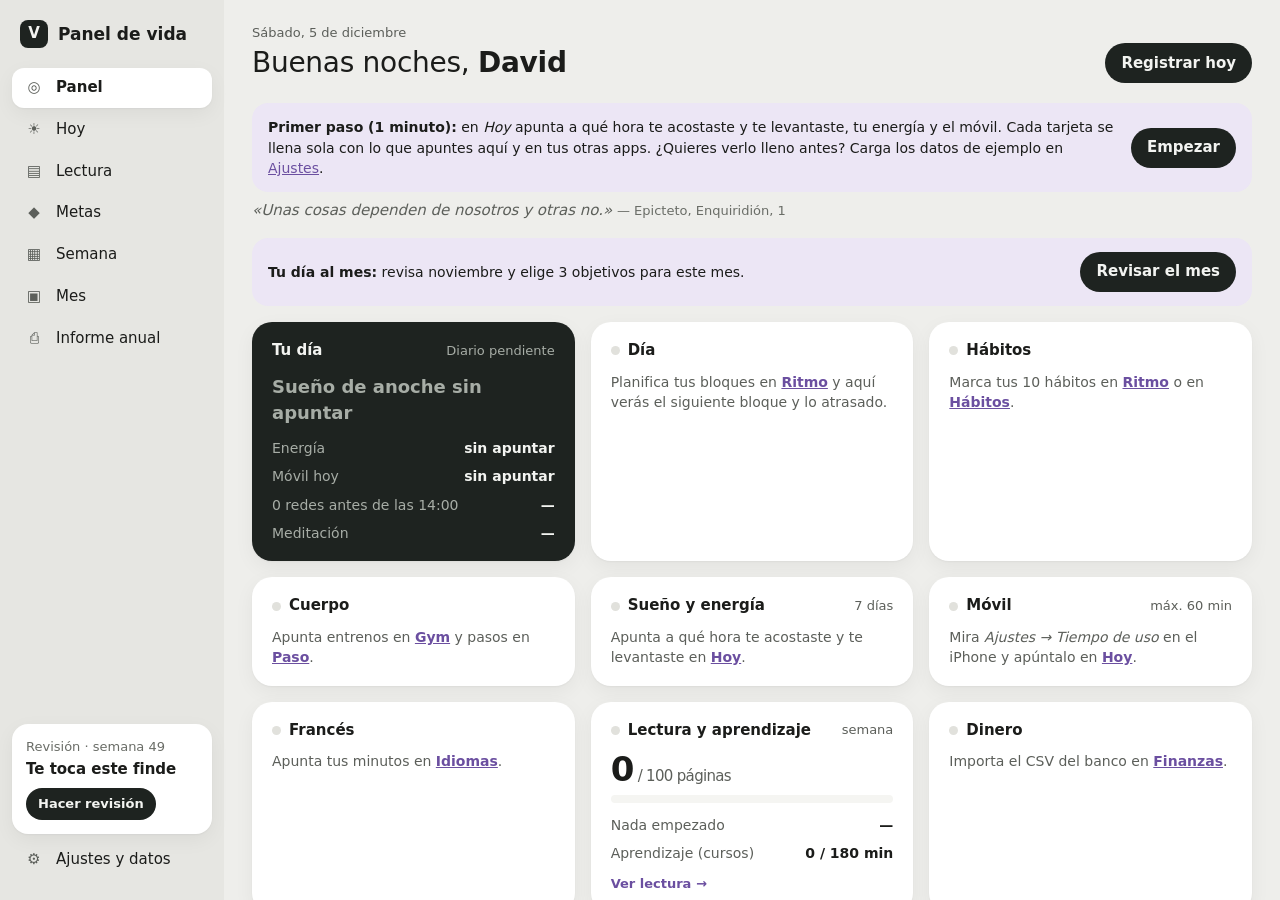
<file: index.html>
<!doctype html>
<html lang="es">
<head>
<meta charset="utf-8">
<meta name="viewport" content="width=device-width, initial-scale=1">
<title>Mix_ideas</title>
<meta http-equiv="refresh" content="0; url=28-panel-vida/">
<style>body{font:16px/1.5 system-ui,sans-serif;max-width:560px;margin:15vh auto;padding:0 16px;background:#EEEEEB;color:#1B1C1A}@media (prefers-color-scheme:dark){body{background:#111311;color:#ECEEEA}a{color:#B49BE0}}</style>
<!-- pwa -->
<link rel="manifest" href="manifest.webmanifest">
<link rel="apple-touch-icon" href="icons/apple-touch-icon.png">
<script src="pwa.js" defer></script>
</head>
<body>
<p>Abriendo tu <a href="28-panel-vida/">Panel de vida</a>…</p>
<p>Las ideas y su documentación están en el <a href="https://github.com/davidcormar/Mix_ideas">repositorio</a>.</p>
</body>
</html>
</file>
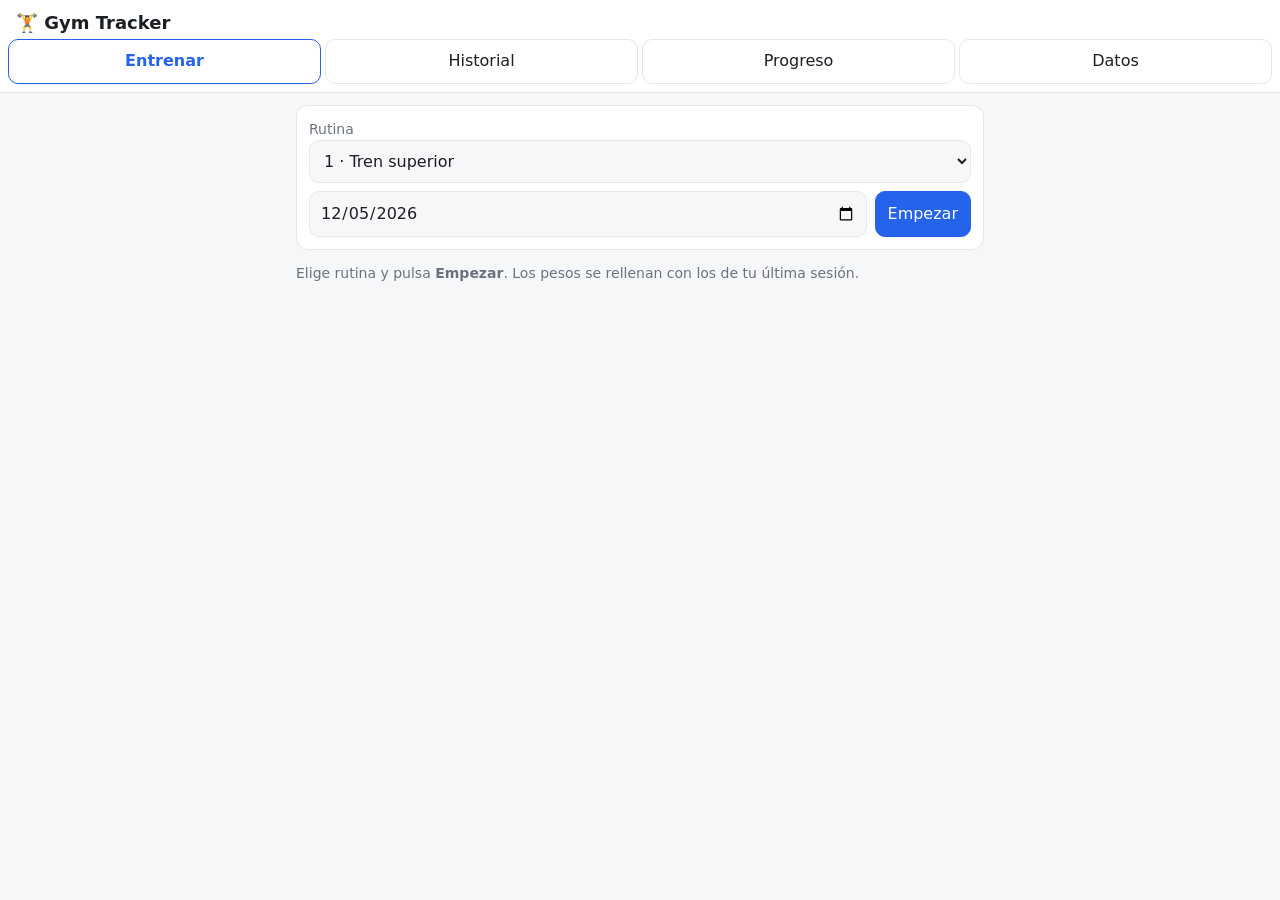
<file: 10-gym-tracker/index.html>
<!doctype html>
<html lang="es">
<head>
<meta charset="utf-8">
<meta name="viewport" content="width=device-width, initial-scale=1">
<title>Gym Tracker</title>
<style>
  :root { --bg:#f6f7f9; --card:#fff; --ink:#1b1f24; --mute:#6b7280; --line:#e5e7eb; --acc:#2563eb; --ok:#16a34a; --warn:#d97706; --bad:#dc2626; }
  @media (prefers-color-scheme: dark) { :root { --bg:#0f1115; --card:#181b21; --ink:#e8eaed; --mute:#9aa0a6; --line:#2a2f37; --acc:#60a5fa; } }
  * { box-sizing: border-box; }
  body { margin:0; font:16px/1.4 system-ui,-apple-system,Segoe UI,Roboto,sans-serif; background:var(--bg); color:var(--ink); }
  header { position:sticky; top:0; background:var(--card); border-bottom:1px solid var(--line); z-index:5; }
  header h1 { margin:0; padding:10px 16px 4px; font-size:18px; }
  nav { display:flex; gap:4px; padding:0 8px 8px; overflow-x:auto; }
  nav button { flex:1; min-width:80px; }
  main { max-width:720px; margin:0 auto; padding:12px 16px 80px; }
  .card { background:var(--card); border:1px solid var(--line); border-radius:12px; padding:12px; margin-bottom:12px; }
  button, select, input { font:inherit; color:inherit; }
  button { background:var(--card); border:1px solid var(--line); border-radius:10px; padding:10px 12px; cursor:pointer; }
  button.primary { background:var(--acc); color:#fff; border-color:var(--acc); }
  button.on { border-color:var(--acc); color:var(--acc); font-weight:600; }
  select, input { width:100%; padding:10px; border:1px solid var(--line); border-radius:10px; background:var(--bg); }
  .row { display:grid; grid-template-columns: 34px 1fr 1fr 44px; gap:6px; align-items:center; margin:6px 0; }
  .row input { text-align:center; padding:10px 4px; }
  .row .n { color:var(--mute); text-align:center; }
  .row button { padding:10px 0; }
  .row.done input { border-color:var(--ok); }
  .hint { font-size:13px; color:var(--mute); margin:4px 0; }
  .hint.up { color:var(--ok); } .hint.down { color:var(--bad); }
  h2 { font-size:16px; margin:0 0 6px; }
  .muted { color:var(--mute); font-size:14px; }
  table { width:100%; border-collapse:collapse; font-size:14px; }
  td, th { padding:6px 4px; border-bottom:1px solid var(--line); text-align:left; }
  canvas { width:100%; height:220px; display:block; }
  .flex { display:flex; gap:8px; flex-wrap:wrap; }
  .pill { display:inline-block; padding:2px 8px; border-radius:99px; background:var(--bg); border:1px solid var(--line); font-size:12px; }
  .hidden { display:none; }
  .toast { position:fixed; bottom:16px; left:50%; transform:translateX(-50%); background:var(--ink); color:var(--bg); padding:10px 16px; border-radius:10px; opacity:0; transition:opacity .3s; }
  .toast.show { opacity:1; }
</style>
<!-- pwa -->
<link rel="apple-touch-icon" href="../icons/apple-touch-icon.png">
<meta name="apple-mobile-web-app-capable" content="yes">
<script src="../pwa.js" defer></script>
</head>
<body>
<header>
  <h1>🏋️ Gym Tracker</h1>
  <nav>
    <button data-tab="entrenar" class="on">Entrenar</button>
    <button data-tab="historial">Historial</button>
    <button data-tab="progreso">Progreso</button>
    <button data-tab="datos">Datos</button>
  </nav>
</header>
<main>
  <section id="entrenar">
    <div class="card">
      <label class="muted" for="routine">Rutina</label>
      <select id="routine"></select>
      <div class="flex" style="margin-top:8px">
        <input id="date" type="date" style="flex:1">
        <button class="primary" id="start">Empezar</button>
      </div>
    </div>
    <div id="workout"></div>
  </section>

  <section id="historial" class="hidden"><div id="history"></div></section>

  <section id="progreso" class="hidden">
    <div class="card">
      <select id="exSel"></select>
      <div class="flex" style="margin:8px 0">
        <button data-metric="e1rm" class="on">1RM estimado</button>
        <button data-metric="top">Peso máximo</button>
        <button data-metric="volume">Volumen</button>
      </div>
      <canvas id="chart" width="680" height="220"></canvas>
      <p class="hint" id="sugg"></p>
    </div>
    <div class="card"><h2>🏆 Récords personales</h2><div id="prs"></div></div>
  </section>

  <section id="datos" class="hidden">
    <div class="card">
      <h2>Copia de seguridad</h2>
      <p class="muted">Los datos se guardan solo en este navegador (localStorage). Exporta de vez en cuando.</p>
      <div class="flex">
        <button id="export" class="primary">Exportar JSON</button>
        <label class="flex" style="align-items:center"><button id="importBtn">Importar JSON</button><input id="import" type="file" accept="application/json" class="hidden"></label>
        <button id="demo">Cargar datos de ejemplo</button>
        <button id="wipe">Borrar todo</button>
      </div>
    </div>
    <div class="card">
      <h2>Cómo funciona la sugerencia</h2>
      <p class="muted"><b>Doble progresión</b> (todas las series al fallo). Rango: compuestos 6-10 reps, aislamiento 10-15. Si en la última sesión llegaste al tope del rango en todas las series con el peso máximo → sube el incremento mínimo. Si no → mismo peso, +1 rep. Si la 1.ª serie quedó por debajo del rango → baja ~5 %.</p>
      <p class="muted">1RM estimado con la fórmula de Epley: peso × (1 + reps/30).</p>
    </div>
  </section>
</main>
<div class="toast" id="toast"></div>
<script src="logic.js"></script>
<script src="app.js"></script>
</body>
</html>
</file>
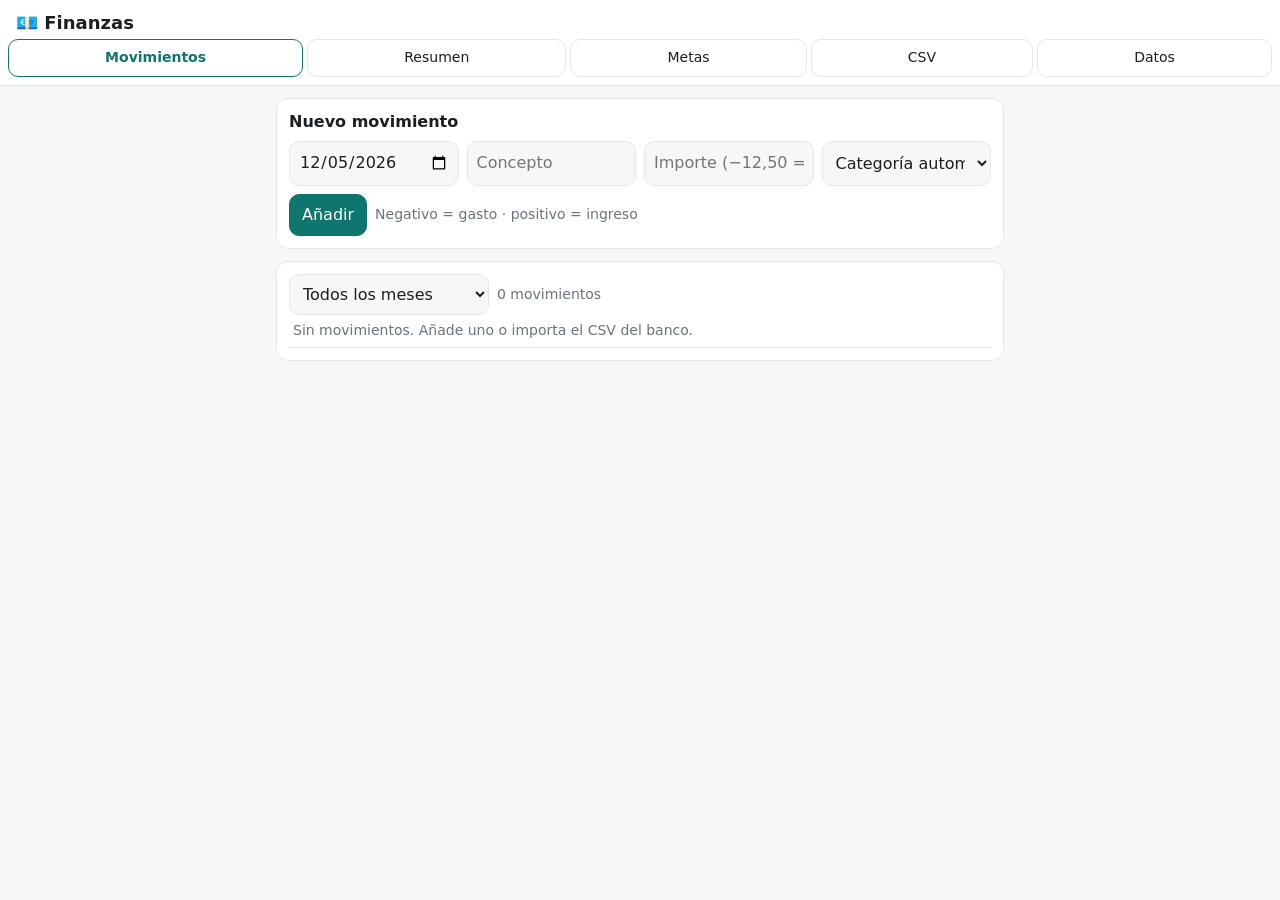
<file: 11-finanzas/index.html>
<!doctype html>
<html lang="es">
<head>
<meta charset="utf-8">
<meta name="viewport" content="width=device-width, initial-scale=1">
<title>Finanzas</title>
<style>
  :root { --bg:#f6f7f9; --card:#fff; --ink:#1b1f24; --mute:#6b7280; --line:#e5e7eb; --acc:#0f766e; --in:#16a34a; --out:#dc2626; }
  @media (prefers-color-scheme: dark) { :root { --bg:#0f1115; --card:#181b21; --ink:#e8eaed; --mute:#9aa0a6; --line:#2a2f37; --acc:#2dd4bf; } }
  * { box-sizing:border-box; }
  body { margin:0; font:16px/1.4 system-ui,-apple-system,Segoe UI,Roboto,sans-serif; background:var(--bg); color:var(--ink); }
  header { position:sticky; top:0; background:var(--card); border-bottom:1px solid var(--line); z-index:5; }
  header h1 { margin:0; padding:10px 16px 4px; font-size:18px; }
  nav { display:flex; gap:4px; padding:0 8px 8px; overflow-x:auto; }
  nav button { flex:1 1 auto; min-width:0; padding:8px 6px; font-size:14px; white-space:nowrap; }
  main { max-width:760px; margin:0 auto; padding:12px 16px 80px; }
  .card { background:var(--card); border:1px solid var(--line); border-radius:12px; padding:12px; margin-bottom:12px; }
  button, select, input { font:inherit; color:inherit; }
  button { background:var(--card); border:1px solid var(--line); border-radius:10px; padding:9px 12px; cursor:pointer; }
  button.primary { background:var(--acc); color:#fff; border-color:var(--acc); }
  button.on { border-color:var(--acc); color:var(--acc); font-weight:600; }
  select, input, textarea { width:100%; padding:9px; border:1px solid var(--line); border-radius:10px; background:var(--bg); color:inherit; font:inherit; }
  .grid { display:grid; grid-template-columns:repeat(auto-fit,minmax(140px,1fr)); gap:8px; }
  .muted { color:var(--mute); font-size:14px; }
  h2 { font-size:16px; margin:0 0 8px; }
  table { width:100%; border-collapse:collapse; font-size:14px; }
  td, th { padding:6px 4px; border-bottom:1px solid var(--line); text-align:left; vertical-align:top; }
  td.n { text-align:right; white-space:nowrap; }
  .in { color:var(--in); } .out { color:var(--out); }
  .bar { height:14px; background:var(--bg); border:1px solid var(--line); border-radius:99px; overflow:hidden; }
  .bar > div { height:100%; background:var(--acc); }
  .kpi { font-size:22px; font-weight:700; }
  canvas { width:100%; display:block; }
  .hidden { display:none; }
  .flex { display:flex; gap:8px; flex-wrap:wrap; align-items:center; }
</style>
<!-- pwa -->
<link rel="apple-touch-icon" href="../icons/apple-touch-icon.png">
<meta name="apple-mobile-web-app-capable" content="yes">
<script src="../pwa.js" defer></script>
</head>
<body>
<header>
  <h1>💶 Finanzas</h1>
  <nav>
    <button data-tab="movs" class="on">Movimientos</button>
    <button data-tab="resumen">Resumen</button>
    <button data-tab="metas">Metas</button>
    <button data-tab="importar">CSV</button>
    <button data-tab="datos">Datos</button>
  </nav>
</header>
<main>
  <section id="movs">
    <div class="card">
      <h2>Nuevo movimiento</h2>
      <div class="grid">
        <input id="fDate" type="date">
        <input id="fConcept" placeholder="Concepto">
        <input id="fAmount" inputmode="decimal" placeholder="Importe (−12,50 = gasto)">
        <select id="fCat"></select>
      </div>
      <div class="flex" style="margin-top:8px"><button class="primary" id="add">Añadir</button><span class="muted">Negativo = gasto · positivo = ingreso</span></div>
    </div>
    <div class="card">
      <div class="flex"><select id="mFilter" style="max-width:200px"></select><span class="muted" id="mCount"></span></div>
      <table id="txTable"></table>
    </div>
  </section>

  <section id="resumen" class="hidden">
    <div class="card"><select id="rMonth"></select></div>
    <div class="grid">
      <div class="card"><div class="muted">Ingresos</div><div class="kpi in" id="kIn"></div></div>
      <div class="card"><div class="muted">Gastos</div><div class="kpi out" id="kOut"></div></div>
      <div class="card"><div class="muted">Balance</div><div class="kpi" id="kBal"></div></div>
      <div class="card"><div class="muted">Tasa de ahorro</div><div class="kpi" id="kRate"></div></div>
    </div>
    <div class="card"><h2>Gastos por categoría</h2><canvas id="catChart" height="260"></canvas></div>
    <div class="card"><h2>Evolución mensual</h2><canvas id="monthChart" height="220"></canvas></div>
  </section>

  <section id="metas" class="hidden">
    <div id="goals"></div>
    <div class="card">
      <h2>Nueva meta</h2>
      <div class="grid"><input id="gName" placeholder="Nombre"><input id="gTarget" inputmode="decimal" placeholder="Objetivo €"><input id="gDeadline" type="date"></div>
      <button id="gAdd" style="margin-top:8px">Crear meta</button>
    </div>
  </section>

  <section id="importar" class="hidden">
    <div class="card">
      <h2>Formato del CSV de tu banco</h2>
      <div class="grid">
        <label class="muted">Separador<select id="cSep"><option value=";">; (punto y coma)</option><option value=",">, (coma)</option><option value="\t">tabulador</option></select></label>
        <label class="muted">Decimal<select id="cDec"><option value=",">coma (12,50)</option><option value=".">punto (12.50)</option></select></label>
        <label class="muted">Fecha<select id="cDate"><option>DD/MM/YYYY</option><option>YYYY-MM-DD</option><option>MM/DD/YYYY</option></select></label>
        <label class="muted">Filas a saltar<input id="cSkip" type="number" value="1" min="0"></label>
        <label class="muted">Col. fecha<input id="cColDate" type="number" value="1" min="1"></label>
        <label class="muted">Col. concepto<input id="cColConcept" type="number" value="2" min="1"></label>
        <label class="muted">Col. importe<input id="cColAmount" type="number" value="3" min="1"></label>
      </div>
      <p class="muted">Columnas empezando en 1. La configuración se recuerda. Los duplicados (misma fecha, importe y concepto) se ignoran al reimportar.</p>
      <input id="csvFile" type="file" accept=".csv,text/csv,text/plain">
      <div id="preview" style="margin-top:8px"></div>
    </div>
  </section>

  <section id="datos" class="hidden">
    <div class="card">
      <h2>Copia de seguridad</h2>
      <p class="muted">Todo se guarda solo en este navegador (localStorage).</p>
      <div class="flex">
        <button class="primary" id="export">Exportar JSON</button>
        <button id="importBtn">Importar JSON</button><input id="importJson" type="file" accept="application/json" class="hidden">
        <button id="wipe">Borrar todo</button>
      </div>
    </div>
  </section>
</main>
<script src="logic.js"></script>
<script src="app.js"></script>
</body>
</html>
</file>
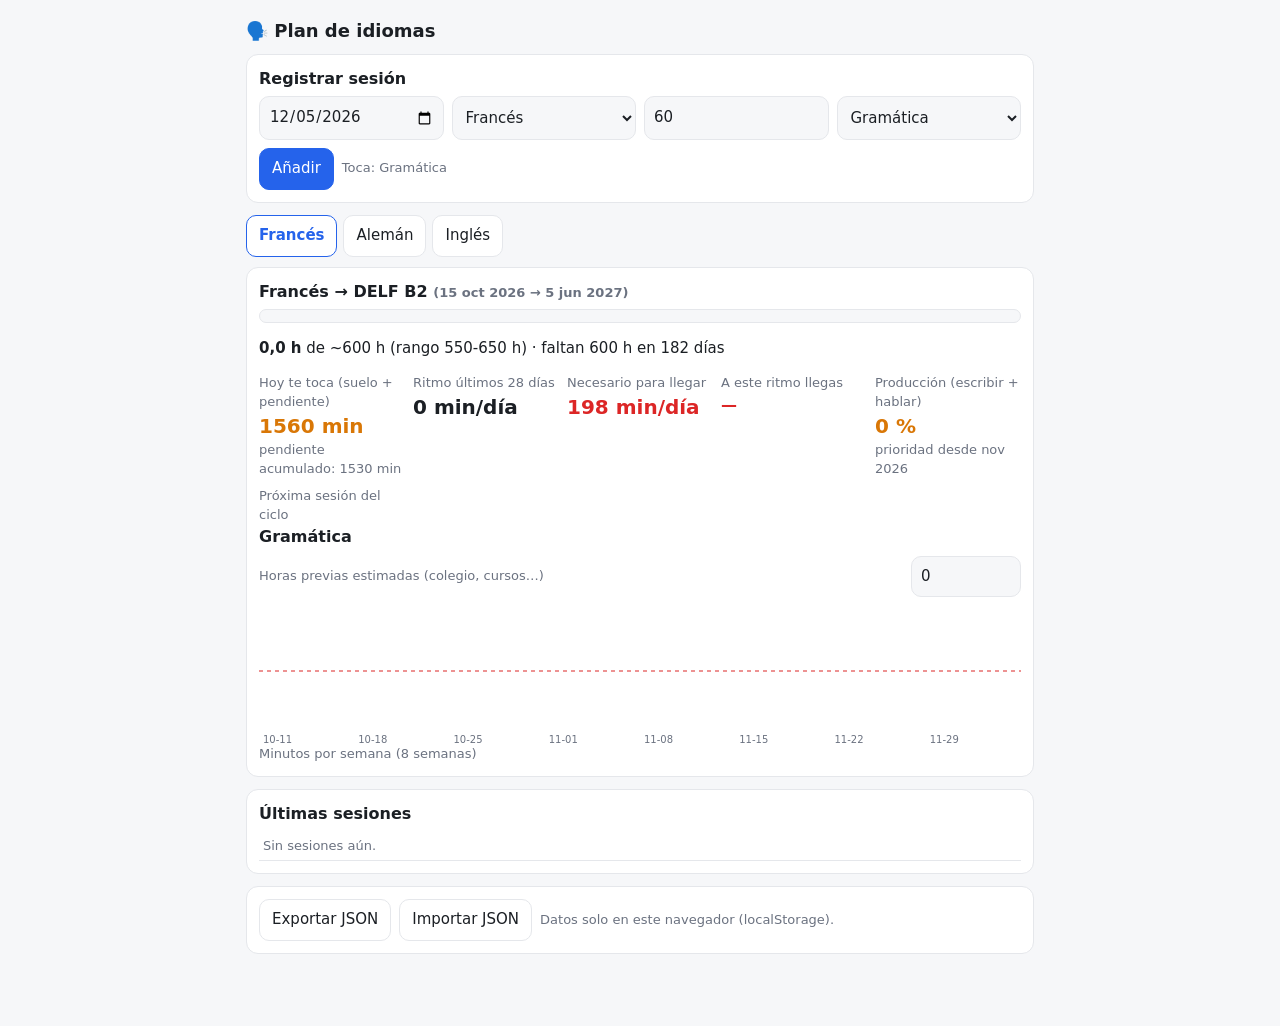
<file: 21-idiomas-plan/index.html>
<!doctype html>
<html lang="es">
<head>
<meta charset="utf-8">
<meta name="viewport" content="width=device-width, initial-scale=1">
<title>Plan de idiomas</title>
<style>
  :root { --bg:#f6f7f9; --card:#fff; --ink:#1b1f24; --mute:#6b7280; --line:#e5e7eb; --acc:#2563eb; --ok:#16a34a; --bad:#dc2626; --warn:#d97706; }
  @media (prefers-color-scheme: dark) { :root { --bg:#0f1115; --card:#181b21; --ink:#e8eaed; --mute:#9aa0a6; --line:#2a2f37; --acc:#60a5fa; } }
  * { box-sizing:border-box; }
  body { margin:0; font:15px/1.45 system-ui,-apple-system,Segoe UI,Roboto,sans-serif; background:var(--bg); color:var(--ink); }
  main { max-width:820px; margin:0 auto; padding:12px 16px 60px; }
  h1 { font-size:18px; margin:6px 0 10px; } h2 { font-size:16px; margin:0 0 6px; }
  .card { background:var(--card); border:1px solid var(--line); border-radius:12px; padding:12px; margin-bottom:12px; }
  .grid { display:grid; grid-template-columns:repeat(auto-fit,minmax(130px,1fr)); gap:8px; }
  input, select, button { font:inherit; color:inherit; }
  input, select { width:100%; padding:9px; border:1px solid var(--line); border-radius:10px; background:var(--bg); }
  button { background:var(--card); border:1px solid var(--line); border-radius:10px; padding:9px 12px; cursor:pointer; }
  button.primary { background:var(--acc); color:#fff; border-color:var(--acc); }
  .tabs { display:flex; gap:6px; margin-bottom:10px; } .tabs button.on { border-color:var(--acc); color:var(--acc); font-weight:600; }
  .bar { height:14px; background:var(--bg); border:1px solid var(--line); border-radius:99px; overflow:hidden; } .bar>div { height:100%; background:var(--acc); }
  .kpi { font-size:20px; font-weight:700; } .muted { color:var(--mute); font-size:13px; }
  .ok { color:var(--ok); } .bad { color:var(--bad); } .warn { color:var(--warn); }
  table { width:100%; border-collapse:collapse; font-size:14px; } td, th { padding:5px 4px; border-bottom:1px solid var(--line); text-align:left; }
  canvas { width:100%; height:140px; display:block; }
  .flex { display:flex; gap:8px; flex-wrap:wrap; align-items:center; }
</style>
<!-- pwa -->
<link rel="apple-touch-icon" href="../icons/apple-touch-icon.png">
<meta name="apple-mobile-web-app-capable" content="yes">
<script src="../pwa.js" defer></script>
</head>
<body>
<main>
  <h1>🗣️ Plan de idiomas</h1>
  <div class="card">
    <h2>Registrar sesión</h2>
    <div class="grid">
      <input id="fDate" type="date">
      <select id="fLang"></select>
      <input id="fMin" type="number" inputmode="numeric" min="1" placeholder="minutos" value="60">
      <select id="fType"></select>
    </div>
    <div class="flex" style="margin-top:8px"><button class="primary" id="add">Añadir</button><span class="muted" id="hint"></span></div>
  </div>
  <div class="tabs" id="tabs"></div>
  <div id="dash"></div>
  <div class="card"><h2>Últimas sesiones</h2><table id="log"></table></div>
  <div class="card flex">
    <button id="export">Exportar JSON</button><button id="importBtn">Importar JSON</button><input type="file" id="importFile" accept="application/json" hidden>
    <span class="muted">Datos solo en este navegador (localStorage).</span>
  </div>
</main>
<script src="logic.js"></script>
<script>
(function () {
  const L = window.LangLogic, KEY = "idiomas.v1", $ = (s) => document.querySelector(s);
  const today = () => { const d = new Date(); return new Date(d - d.getTimezoneOffset() * 6e4).toISOString().slice(0, 10); };
  let db; try { db = L.validate(JSON.parse(localStorage.getItem(KEY))); } catch { db = { log: [], base: {} }; }
  const save = () => { try { localStorage.setItem(KEY, JSON.stringify(db)); } catch {} };
  let cur = "fr";
  $("#fDate").value = today();
  $("#fLang").innerHTML = Object.entries(L.LANGS).map(([k, v]) => `<option value="${k}">${v.name}</option>`).join("");
  const types = ["gramatica", "escucha", "lectura", "escritura", "conversacion", "inmersion", "extra"];
  $("#fType").innerHTML = types.map((t) => `<option value="${t}">${L.LABEL[t]}</option>`).join("");
  $("#fLang").onchange = () => { cur = $("#fLang").value; suggest(); render(); };
  function suggest() {
    const L0 = L.LANGS[$("#fLang").value];
    if (L0.cycle) $("#fType").value = L.nextSession(db.log, $("#fLang").value).type;
    $("#hint").textContent = L0.cycle ? `Toca: ${L.LABEL[$("#fType").value]}` : "";
  }
  $("#add").onclick = () => {
    const m = Number($("#fMin").value); if (!(m > 0)) return alert("Minutos no válidos");
    db.log.push({ date: $("#fDate").value || today(), lang: $("#fLang").value, minutes: m, type: $("#fType").value, t: Date.now() });
    save(); suggest(); render();
  };
  $("#tabs").innerHTML = Object.entries(L.LANGS).map(([k, v]) => `<button data-l="${k}">${v.name}</button>`).join("");
  $("#tabs").onclick = (ev) => { const b = ev.target.closest("button"); if (!b) return; cur = b.dataset.l; $("#fLang").value = cur; suggest(); render(); };
  $("#log").onclick = (ev) => { const i = ev.target.dataset.del; if (i !== undefined && confirm("¿Borrar?")) { db.log.splice(Number(i), 1); save(); render(); } };

  function render() {
    document.querySelectorAll("#tabs button").forEach((b) => b.classList.toggle("on", b.dataset.l === cur));
    db.base ||= {}; const C = L.LANGS[cur], t = today(), s = L.summary(db.log, cur, t, Number(db.base[cur] || 0));
    const started = t >= C.start;
    const fmtD = (x) => x ? new Date(x + "T00:00:00").toLocaleDateString("es-ES", { day: "numeric", month: "short", year: "numeric" }) : "—";
    $("#dash").innerHTML = `<div class="card">
      <h2>${C.name} → ${C.goal} <span class="muted">(${fmtD(C.start)} → ${fmtD(C.deadline)})</span></h2>
      ${started ? "" : `<p class="warn">Empieza el ${fmtD(C.start)} (cuando tengas el B2 de francés). Puedes registrar horas antes si quieres adelantar.</p>`}
      <div class="bar"><div style="width:${Math.min(100, (s.hours / C.hoursTarget) * 100).toFixed(1)}%"></div></div>
      <p><b>${s.hours.toFixed(1).replace(".", ",")} h</b> de ~${C.hoursTarget} h (rango ${C.hoursRange.join("-")} h) · faltan ${s.remainingH.toFixed(0)} h en ${s.daysLeft} días</p>
      <div class="grid">
        ${C.floorMin ? `<div><div class="muted">Hoy te toca (suelo + pendiente)</div><div class="kpi ${s.todayRequired > C.floorMin ? "warn" : ""}">${s.todayRequired} min</div><div class="muted">pendiente acumulado: ${s.owed} min</div></div>` : ""}
        <div><div class="muted">Ritmo últimos 28 días</div><div class="kpi">${Math.round(s.pace)} min/día</div></div>
        <div><div class="muted">Necesario para llegar</div><div class="kpi ${s.requiredPerDay > s.pace ? "bad" : "ok"}">${isFinite(s.requiredPerDay) ? Math.round(s.requiredPerDay) : "—"} min/día</div></div>
        <div><div class="muted">A este ritmo llegas</div><div class="kpi ${s.onTrack ? "ok" : "bad"}" style="font-size:16px">${fmtD(s.eta)}</div></div>
        ${C.cycle ? `<div><div class="muted">Producción (escribir + hablar)</div><div class="kpi ${s.productionShare < 0.3 ? "warn" : "ok"}">${Math.round(s.productionShare * 100)} %</div><div class="muted">prioridad desde nov 2026</div></div>
        <div><div class="muted">Próxima sesión del ciclo</div><div class="kpi" style="font-size:16px">${L.LABEL[L.nextSession(db.log, cur).type]}</div></div>` : ""}
      </div>
      <div class="flex" style="margin:8px 0"><label class="muted" style="flex:1">Horas previas estimadas (colegio, cursos…)</label><input id="base" type="number" min="0" step="10" value="${db.base[cur] || 0}" style="max-width:110px"></div>
      <canvas id="wk"></canvas><div class="muted">Minutos por semana (8 semanas)</div>
    </div>`;
    $("#base").onchange = (ev) => { db.base[cur] = Math.max(0, Number(ev.target.value) || 0); save(); render(); };
    const w = L.weeklyMinutes(db.log, cur, t), cv = $("#wk"), dpr = devicePixelRatio || 1, W = cv.clientWidth, H = 140;
    cv.width = W * dpr; cv.height = H * dpr; const c = cv.getContext("2d"); c.scale(dpr, dpr);
    const max = Math.max(C.standardMin * 7, ...w.map((x) => x.minutes)), bw = W / w.length;
    const css = getComputedStyle(document.documentElement);
    w.forEach((x, i) => { const h = (x.minutes / max) * (H - 20); c.fillStyle = css.getPropertyValue("--acc"); c.fillRect(i * bw + 4, H - h - 14, bw - 8, h); c.fillStyle = css.getPropertyValue("--mute"); c.font = "10px system-ui"; c.fillText(x.start.slice(5), i * bw + 4, H - 2); });
    if (C.floorMin) { const y = H - 14 - (C.floorMin * 7 / max) * (H - 20); c.strokeStyle = css.getPropertyValue("--bad"); c.setLineDash([4, 4]); c.beginPath(); c.moveTo(0, y); c.lineTo(W, y); c.stroke(); }
    const rows = db.log.map((e, i) => ({ e, i })).filter(({ e }) => e.lang === cur).sort((a, b) => b.e.date.localeCompare(a.e.date)).slice(0, 12);
    $("#log").innerHTML = rows.map(({ e, i }) => `<tr><td>${e.date}</td><td>${L.LABEL[e.type]}</td><td>${e.minutes}'</td><td><button data-del="${i}" style="padding:2px 6px">✕</button></td></tr>`).join("") || `<tr><td class="muted">Sin sesiones aún.</td></tr>`;
  }
  $("#export").onclick = () => { const a = document.createElement("a"); a.href = URL.createObjectURL(new Blob([JSON.stringify(db, null, 2)], { type: "application/json" })); a.download = `idiomas-${today()}.json`; a.click(); };
  $("#importBtn").onclick = () => $("#importFile").click();
  $("#importFile").onchange = async (ev) => { const f = ev.target.files[0]; if (!f) return; try { db = L.validate(JSON.parse(await f.text())); save(); render(); } catch (e) { alert("Error: " + e.message); } ev.target.value = ""; };
  suggest(); render();
})();
</script>
</body>
</html>
</file>
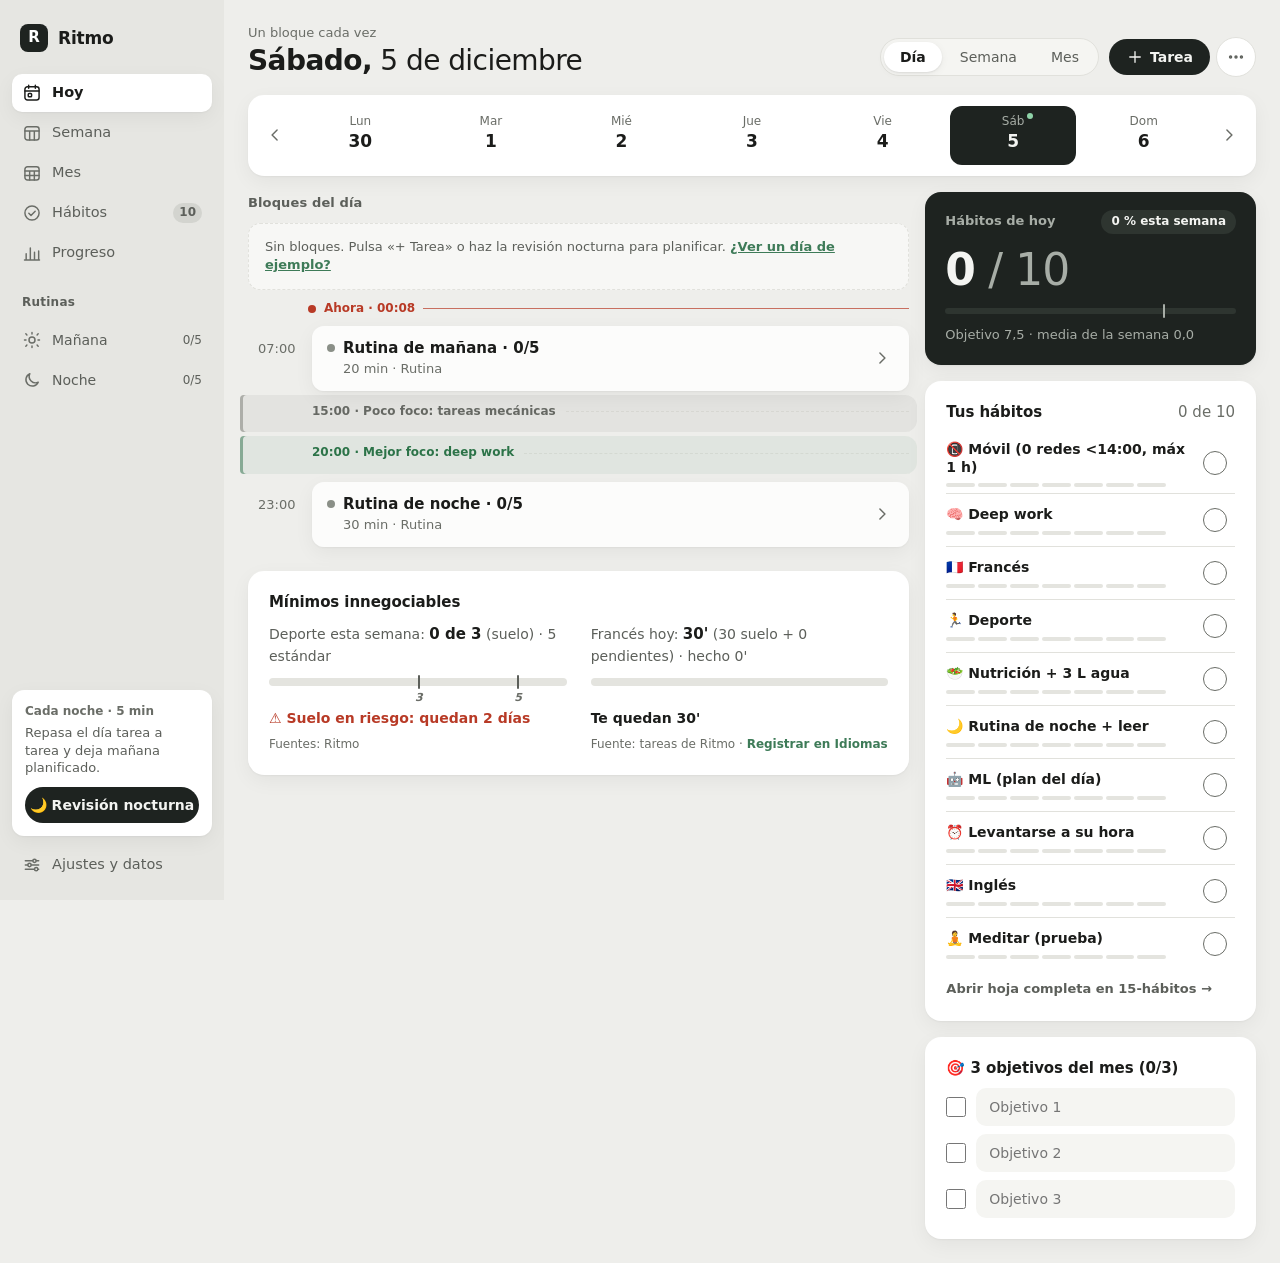
<file: 26-ritmo/index.html>
<!doctype html>
<html lang="es">
<head>
<meta charset="utf-8">
<meta name="viewport" content="width=device-width, initial-scale=1, viewport-fit=cover">
<meta name="color-scheme" content="light dark">
<meta name="description" content="Ritmo: planifica el día, organiza tareas y sigue tus hábitos sin saltar entre apps.">
<meta name="theme-color" content="#EEEEEB" media="(prefers-color-scheme: light)">
<meta name="theme-color" content="#111311" media="(prefers-color-scheme: dark)">
<title>Ritmo · Hoy</title>
<link rel="icon" href="data:image/svg+xml,%3Csvg xmlns='http://www.w3.org/2000/svg' viewBox='0 0 64 64'%3E%3Crect width='64' height='64' rx='16' fill='%231E2320'/%3E%3Ctext x='32' y='44' font-family='system-ui,Arial' font-size='36' font-weight='600' text-anchor='middle' fill='%23ffffff'%3ER%3C/text%3E%3C/svg%3E">
<link rel="stylesheet" href="styles.css">
<!-- pwa -->
<link rel="apple-touch-icon" href="../icons/apple-touch-icon.png">
<meta name="apple-mobile-web-app-capable" content="yes">
<script src="../pwa.js" defer></script>
</head>
<body>
<a class="skip" href="#view">Saltar al contenido</a>

<aside class="sidebar" aria-label="Ritmo">
  <div class="brand"><span class="logo" aria-hidden="true">R</span><span class="brand-name">Ritmo</span></div>
  <nav aria-label="Secciones" class="side-nav">
    <a href="#/hoy" data-nav="hoy"><svg class="ic" viewBox="0 0 24 24" aria-hidden="true"><rect x="3.5" y="4.5" width="17" height="16" rx="3"/><path d="M8 2.75v3.5M16 2.75v3.5M3.5 9.5h17"/><rect x="7.5" y="12.5" width="4" height="4" rx="1"/></svg><span>Hoy</span></a>
    <a href="#/semana" data-nav="semana"><svg class="ic" viewBox="0 0 24 24" aria-hidden="true"><rect x="3.5" y="4.5" width="17" height="16" rx="3"/><path d="M3.5 9.5h17M9.2 9.5v11M14.8 9.5v11"/></svg><span>Semana</span></a>
    <a href="#/mes" data-nav="mes"><svg class="ic" viewBox="0 0 24 24" aria-hidden="true"><rect x="3.5" y="4.5" width="17" height="16" rx="3"/><path d="M3.5 9.5h17M3.5 15h17M9.2 9.5v11M14.8 9.5v11"/></svg><span>Mes</span></a>
    <a href="#/habitos" data-nav="habitos"><svg class="ic" viewBox="0 0 24 24" aria-hidden="true"><circle cx="12" cy="12" r="8.5"/><path d="m8.2 12.4 2.6 2.6 5-5.2"/></svg><span>Hábitos</span><span class="badge" id="navHabitBadge" hidden></span></a>
    <a href="#/progreso" data-nav="progreso"><svg class="ic" viewBox="0 0 24 24" aria-hidden="true"><path d="M5 20v-7M10 20V6M15 20v-9M20 20V9.5M3 20.5h18"/></svg><span>Progreso</span></a>
  </nav>
  <p class="side-label" id="rutinasLabel">Rutinas</p>
  <nav aria-labelledby="rutinasLabel" class="side-nav side-sub" id="routineNav"></nav>

  <div class="side-bottom">
    <div class="review-card">
      <p class="review-kicker">Cada noche · 5 min</p>
      <p class="review-text">Repasa el día tarea a tarea y deja mañana planificado.</p>
      <button type="button" id="btnReview" class="btn btn-secondary btn-block">🌙 Revisión nocturna</button>
    </div>
    <nav aria-label="Ajustes" class="side-nav">
      <a href="#/ajustes" data-nav="ajustes"><svg class="ic" viewBox="0 0 24 24" aria-hidden="true"><path d="M4 7h9M17 7h3M4 12h3M11 12h9M4 17h11M19 17h1"/><circle cx="15" cy="7" r="2"/><circle cx="9" cy="12" r="2"/><circle cx="17" cy="17" r="2"/></svg><span>Ajustes y datos</span></a>
    </nav>
  </div>
</aside>

<main id="main">
  <div class="main-inner">
    <div id="banners"></div>
    <div id="view" tabindex="-1"></div>
  </div>
</main>

<nav class="tabbar" aria-label="Secciones (móvil)">
  <a href="#/hoy" data-tab="hoy"><svg class="ic" viewBox="0 0 24 24" aria-hidden="true"><rect x="3.5" y="4.5" width="17" height="16" rx="3"/><path d="M8 2.75v3.5M16 2.75v3.5M3.5 9.5h17"/><rect x="7.5" y="12.5" width="4" height="4" rx="1"/></svg><span>Hoy</span></a>
  <a href="#/semana" data-tab="semana"><svg class="ic" viewBox="0 0 24 24" aria-hidden="true"><rect x="3.5" y="4.5" width="17" height="16" rx="3"/><path d="M3.5 9.5h17M9.2 9.5v11M14.8 9.5v11"/></svg><span>Semana</span></a>
  <a href="#/habitos" data-tab="habitos"><svg class="ic" viewBox="0 0 24 24" aria-hidden="true"><circle cx="12" cy="12" r="8.5"/><path d="m8.2 12.4 2.6 2.6 5-5.2"/></svg><span>Hábitos</span><span class="badge" id="tabHabitBadge" hidden></span></a>
  <a href="#/progreso" data-tab="progreso"><svg class="ic" viewBox="0 0 24 24" aria-hidden="true"><path d="M5 20v-7M10 20V6M15 20v-9M20 20V9.5M3 20.5h18"/></svg><span>Progreso</span></a>
  <a href="#/ajustes" data-tab="ajustes"><svg class="ic" viewBox="0 0 24 24" aria-hidden="true"><path d="M4 7h9M17 7h3M4 12h3M11 12h9M4 17h11M19 17h1"/><circle cx="15" cy="7" r="2"/><circle cx="9" cy="12" r="2"/><circle cx="17" cy="17" r="2"/></svg><span>Ajustes</span></a>
</nav>

<div id="toasts" role="status" aria-live="polite"></div>

<!-- Task editor -->
<dialog id="taskDialog" aria-labelledby="taskDlgTitle">
  <form id="taskForm" class="dlg" novalidate>
    <header class="dlg-h">
      <h2 id="taskDlgTitle">Nueva tarea</h2>
      <button type="button" class="btn-icon" data-close-dialog aria-label="Cerrar"><svg class="ic" viewBox="0 0 24 24" aria-hidden="true"><path d="M6 6l12 12M18 6 6 18"/></svg></button>
    </header>
    <div class="dlg-body">
      <label class="field"><span class="field-l">Título</span><input id="tTitle" type="text" required maxlength="200" autocomplete="off" placeholder="¿Qué vas a hacer?"></label>
      <div class="row2">
        <label class="field"><span class="field-l">Categoría</span><select id="tCategory"></select></label>
        <label class="field"><span class="field-l">Fecha</span><input id="tDate" type="date"></label>
      </div>
      <div class="row2">
        <label class="field"><span class="field-l">Hora <span class="opt">(opcional)</span></span><input id="tTime" type="time" step="300"></label>
        <label class="field"><span class="field-l">Duración (min)</span><input id="tDuration" type="number" min="5" max="720" step="5" inputmode="numeric"></label>
      </div>
      <div class="chips-row" role="group" aria-label="Duración rápida">
        <button type="button" class="chip chip-btn" data-dur="15">15'</button><button type="button" class="chip chip-btn" data-dur="30">30'</button><button type="button" class="chip chip-btn" data-dur="45">45'</button><button type="button" class="chip chip-btn" data-dur="60">1 h</button><button type="button" class="chip chip-btn" data-dur="90">1 h 30</button><button type="button" class="chip chip-btn" data-dur="120">2 h</button>
      </div>
      <div class="row2" id="tEntregaRow">
        <label class="field"><span class="field-l">Fecha de entrega</span><input id="tDue" type="date"></label>
        <label class="field"><span class="field-l">Peso en la nota (%)</span><input id="tWeight" type="number" min="0" max="100" step="1" inputmode="numeric"></label>
      </div>
      <label class="field"><span class="field-l">Notas</span><textarea id="tNotes" rows="3" maxlength="2000" placeholder="Contexto, enlaces, siguiente paso…"></textarea></label>
      <div id="tWarnings" class="warn-list" aria-live="polite"></div>
      <p id="tHint" class="hint" hidden>Consejo: divide en bloques de 2 h como máximo</p>
      <p id="tError" class="form-error" role="alert" hidden></p>
    </div>
    <footer class="dlg-f">
      <button type="button" id="tDelete" class="btn btn-ghost btn-danger">Borrar</button>
      <span class="grow"></span>
      <button type="button" id="tArchive" class="btn btn-secondary">Archivar</button>
      <button type="button" id="tDone" class="btn btn-secondary">Marcar hecha</button>
      <button type="submit" id="tSave" class="btn btn-primary">Guardar</button>
    </footer>
  </form>
</dialog>

<!-- Nightly review wizard -->
<dialog id="reviewDialog" aria-labelledby="reviewTitle" class="dlg-wide">
  <div class="dlg">
    <header class="dlg-h">
      <div>
        <h2 id="reviewTitle">🌙 Revisión nocturna</h2>
        <ol class="steps" id="reviewSteps" aria-label="Pasos"></ol>
      </div>
      <button type="button" class="btn-icon" id="reviewClose" aria-label="Cancelar y cerrar"><svg class="ic" viewBox="0 0 24 24" aria-hidden="true"><path d="M6 6l12 12M18 6 6 18"/></svg></button>
    </header>
    <div class="dlg-body" id="reviewBody"></div>
    <footer class="dlg-f" id="reviewFoot"></footer>
  </div>
</dialog>

<input type="file" id="importFile" accept="application/json,.json" hidden>

<script src="logic.js"></script>
<script src="app.js"></script>
</body>
</html>
</file>
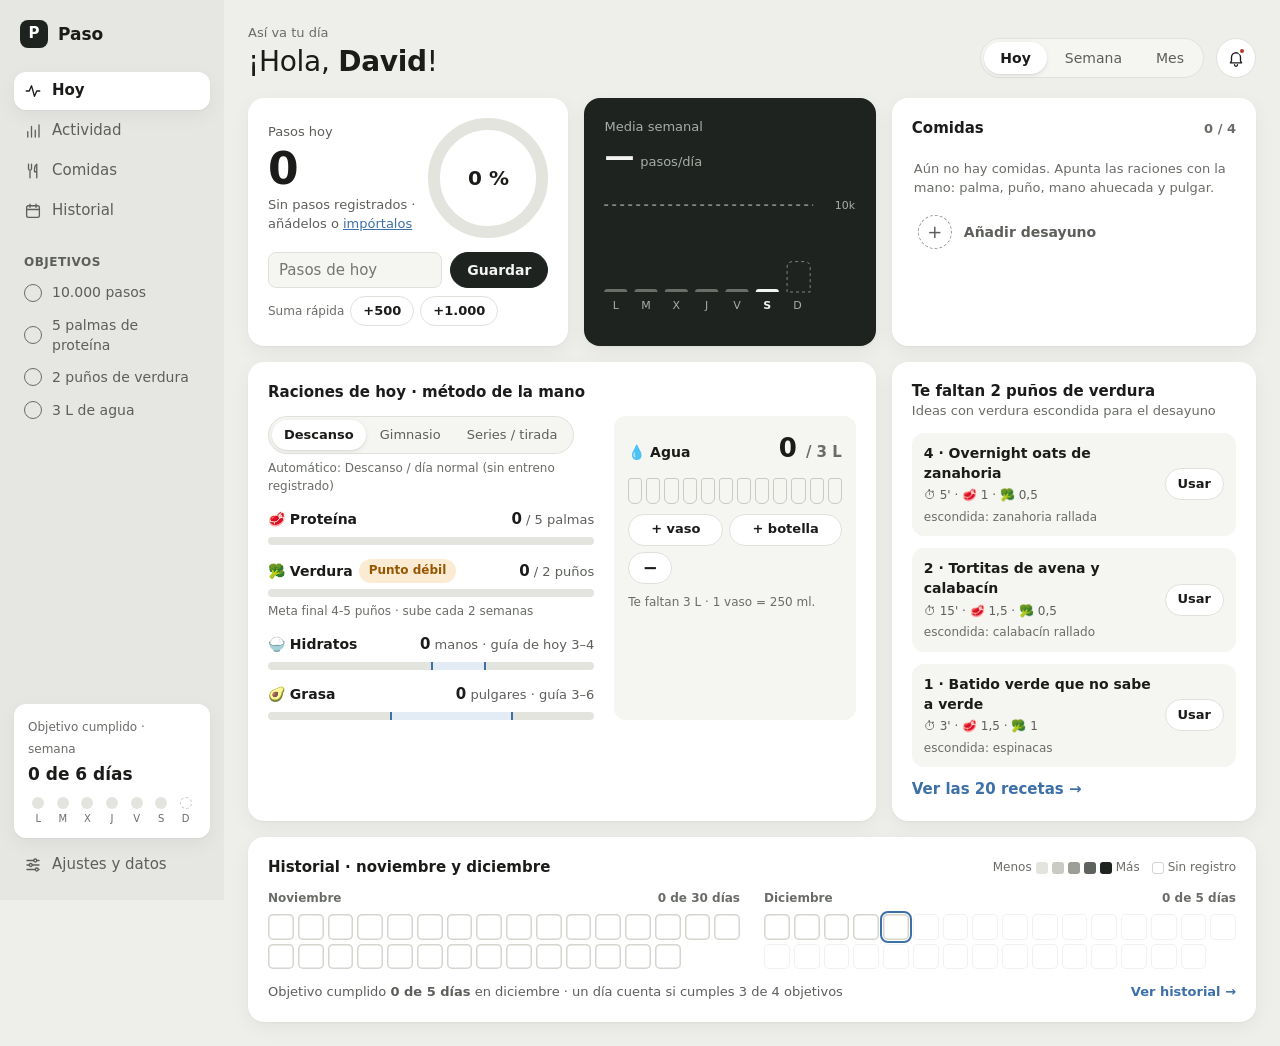
<file: 27-paso/index.html>
<!doctype html>
<html lang="es">
<head>
<meta charset="utf-8">
<meta name="viewport" content="width=device-width, initial-scale=1, viewport-fit=cover">
<meta name="color-scheme" content="light dark">
<meta name="description" content="Paso: pasos, raciones con la mano (sin calorías), agua y actividad de la semana.">
<title>Paso · Hoy</title>
<link rel="icon" href="data:image/svg+xml,%3Csvg xmlns='http://www.w3.org/2000/svg' viewBox='0 0 32 32'%3E%3Crect width='32' height='32' rx='8' fill='%231E2320'/%3E%3Cpath d='M12 24V8h5.2a4.8 4.8 0 0 1 0 9.6H12' fill='none' stroke='white' stroke-width='3' stroke-linecap='round' stroke-linejoin='round'/%3E%3C/svg%3E">
<link rel="stylesheet" href="styles.css">
<!-- pwa -->
<link rel="apple-touch-icon" href="../icons/apple-touch-icon.png">
<meta name="apple-mobile-web-app-capable" content="yes">
<script src="../pwa.js" defer></script>
</head>
<body>
<svg width="0" height="0" style="position:absolute" aria-hidden="true">
  <symbol id="i-hoy" viewBox="0 0 24 24"><polyline points="3 12 7 12 10 5 14 19 17 12 21 12"/></symbol>
  <symbol id="i-act" viewBox="0 0 24 24"><path d="M5 20v-7M10 20V6M15 20v-9M20 20V4"/></symbol>
  <symbol id="i-com" viewBox="0 0 24 24"><path d="M6 3v6a2 2 0 0 0 4 0V3M8 11v10M17 21V3c-2.2 1.4-3 4-3 7v3h3"/></symbol>
  <symbol id="i-his" viewBox="0 0 24 24"><rect x="3.5" y="5" width="17" height="15.5" rx="2.5"/><path d="M3.5 10h17M8 3v4M16 3v4"/></symbol>
  <symbol id="i-aju" viewBox="0 0 24 24"><path d="M4 6h9M17 6h3M4 12h3M11 12h9M4 18h11M19 18h1"/><circle cx="15" cy="6" r="2"/><circle cx="9" cy="12" r="2"/><circle cx="17" cy="18" r="2"/></symbol>
  <symbol id="i-bell" viewBox="0 0 24 24"><path d="M6 16v-5a6 6 0 1 1 12 0v5l1.5 2.5h-15z"/><path d="M10 21a2 2 0 0 0 4 0"/></symbol>
  <symbol id="i-tick" viewBox="0 0 24 24"><polyline points="5 12.5 10 17 19 7"/></symbol>
  <symbol id="i-prev" viewBox="0 0 24 24"><polyline points="15 5 8 12 15 19"/></symbol>
  <symbol id="i-next" viewBox="0 0 24 24"><polyline points="9 5 16 12 9 19"/></symbol>
</svg>

<div class="app">
  <aside class="sidebar">
    <div class="brand"><span class="logo" aria-hidden="true">P</span><span>Paso</span></div>
    <nav class="side-nav" aria-label="Secciones">
      <a href="#/hoy" data-nav="hoy"><svg class="ico" aria-hidden="true"><use href="#i-hoy"/></svg>Hoy</a>
      <a href="#/actividad" data-nav="actividad"><svg class="ico" aria-hidden="true"><use href="#i-act"/></svg>Actividad</a>
      <a href="#/comidas" data-nav="comidas"><svg class="ico" aria-hidden="true"><use href="#i-com"/></svg>Comidas</a>
      <a href="#/historial" data-nav="historial"><svg class="ico" aria-hidden="true"><use href="#i-his"/></svg>Historial</a>
    </nav>
    <section aria-labelledby="goalsTitle">
      <h2 class="side-title" id="goalsTitle">Objetivos</h2>
      <ul class="goals" id="sideGoals"></ul>
    </section>
    <div class="side-bottom">
      <div class="side-card" id="weekMet"></div>
      <a href="#/ajustes" class="side-link" data-nav="ajustes"><svg class="ico" aria-hidden="true"><use href="#i-aju"/></svg>Ajustes y datos</a>
    </div>
  </aside>

  <main id="main" tabindex="-1">
    <header class="page-head" id="pageHead"></header>
    <div id="banner"></div>
    <div id="view"></div>
  </main>
</div>

<nav class="tabbar" aria-label="Secciones">
  <a href="#/hoy" data-nav="hoy"><svg class="ico" aria-hidden="true"><use href="#i-hoy"/></svg>Hoy</a>
  <a href="#/actividad" data-nav="actividad"><svg class="ico" aria-hidden="true"><use href="#i-act"/></svg>Actividad</a>
  <a href="#/comidas" data-nav="comidas"><svg class="ico" aria-hidden="true"><use href="#i-com"/></svg>Comidas</a>
  <a href="#/historial" data-nav="historial"><svg class="ico" aria-hidden="true"><use href="#i-his"/></svg>Historial</a>
  <a href="#/ajustes" data-nav="ajustes"><svg class="ico" aria-hidden="true"><use href="#i-aju"/></svg>Ajustes</a>
</nav>

<div id="toasts" role="status" aria-live="polite"></div>

<dialog id="mealDialog" aria-labelledby="mealDialogTitle">
  <form id="mealForm" novalidate>
    <header class="dlg-head">
      <h2 id="mealDialogTitle">Añadir comida</h2>
      <button type="button" class="icon-btn" data-close aria-label="Cerrar">✕</button>
    </header>
    <div class="dlg-body">
      <div class="form-grid">
        <label class="field">Comida
          <select id="mSlot"></select>
        </label>
        <label class="field">Hora
          <input type="time" id="mTime">
        </label>
        <label class="field full">Qué has comido
          <input type="text" id="mDesc" maxlength="140" placeholder="p. ej. Pollo, arroz y verdura" autocomplete="off">
        </label>
        <label class="field full">Receta con verdura escondida
          <select id="mRecipe"></select>
        </label>
      </div>
      <p class="hint" id="mDateHint"></p>
      <div class="steppers" id="mSteppers"></div>
      <p class="hint">Raciones con la mano: no hace falta pesar ni contar calorías. Medias raciones (0,5) valen.</p>
    </div>
    <footer class="dlg-foot">
      <button type="button" class="btn danger" id="mDelete">Borrar</button>
      <span class="grow"></span>
      <button type="button" class="btn" data-close>Cancelar</button>
      <button type="submit" class="btn primary" id="mSave">Guardar</button>
    </footer>
  </form>
</dialog>

<script src="logic.js"></script>
<script src="app.js"></script>
</body>
</html>
</file>
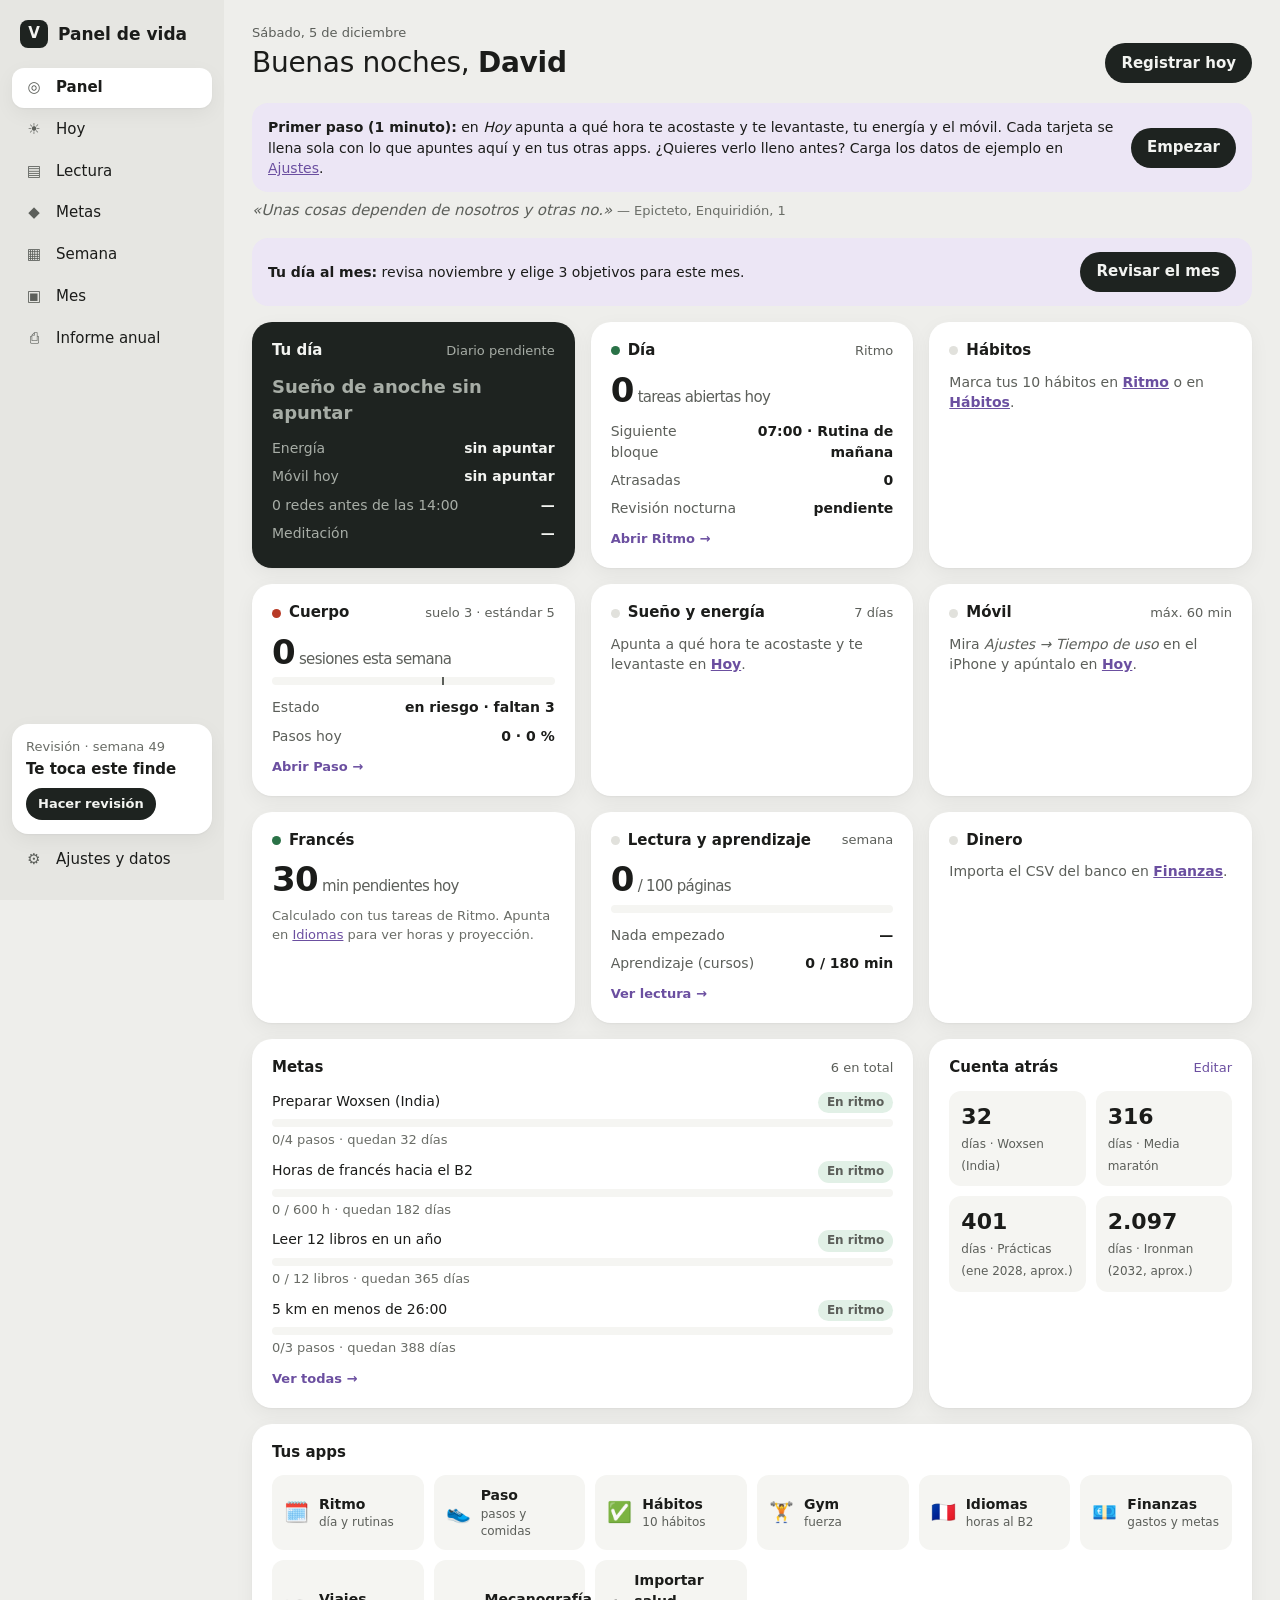
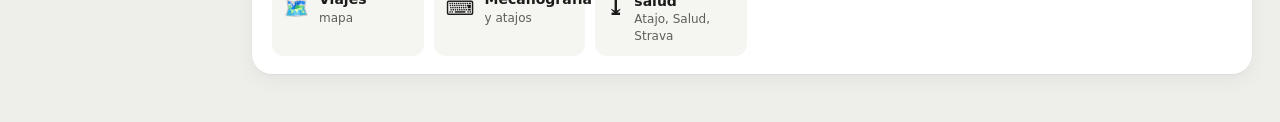
<file: 28-panel-vida/index.html>
<!doctype html>
<html lang="es">
<head>
<meta charset="utf-8">
<meta name="viewport" content="width=device-width, initial-scale=1, viewport-fit=cover">
<meta name="theme-color" content="#EEEEEB" media="(prefers-color-scheme: light)">
<meta name="theme-color" content="#111311" media="(prefers-color-scheme: dark)">
<meta name="apple-mobile-web-app-capable" content="yes">
<meta name="apple-mobile-web-app-title" content="Vida">
<title>Panel de vida</title>
<link rel="icon" href="data:image/svg+xml,%3Csvg xmlns='http://www.w3.org/2000/svg' viewBox='0 0 64 64'%3E%3Crect width='64' height='64' rx='14' fill='%231E2320'/%3E%3Ctext x='32' y='44' font-family='system-ui' font-size='34' font-weight='700' fill='%23F3F4F1' text-anchor='middle'%3EV%3C/text%3E%3C/svg%3E">
<link rel="stylesheet" href="styles.css">
<!-- pwa -->
<link rel="apple-touch-icon" href="../icons/apple-touch-icon.png">
<link rel="manifest" href="../manifest.webmanifest">
<script src="../pwa.js" defer></script>
</head>
<body>
<a class="skip" href="#main">Saltar al contenido</a>
<div class="shell">
  <aside class="sidebar" aria-label="Navegación">
    <div class="brand"><span class="logo" aria-hidden="true">V</span>Panel de vida</div>
    <nav class="side-nav" id="sideNav"></nav>
    <div class="side-card" id="sideCard"></div>
    <a class="side-link" href="#/ajustes" data-nav="ajustes"><span class="ico" aria-hidden="true">⚙︎</span>Ajustes y datos</a>
  </aside>
  <main id="main" tabindex="-1">
    <div class="banner" id="banner" hidden></div>
    <div id="view"></div>
  </main>
</div>
<nav class="tabbar" id="tabbar" aria-label="Secciones"></nav>
<div class="toasts" id="toasts" aria-live="polite"></div>
<input type="file" id="fileIn" accept="application/json,.json" hidden>
<!-- Lectores de las otras apps del repo (solo lectura). Si no están, el panel funciona igual. -->
<script src="../26-ritmo/logic.js"></script>
<script src="../21-idiomas-plan/logic.js"></script>
<script src="logic.js"></script>
<script src="app.js"></script>
</body>
</html>
</file>
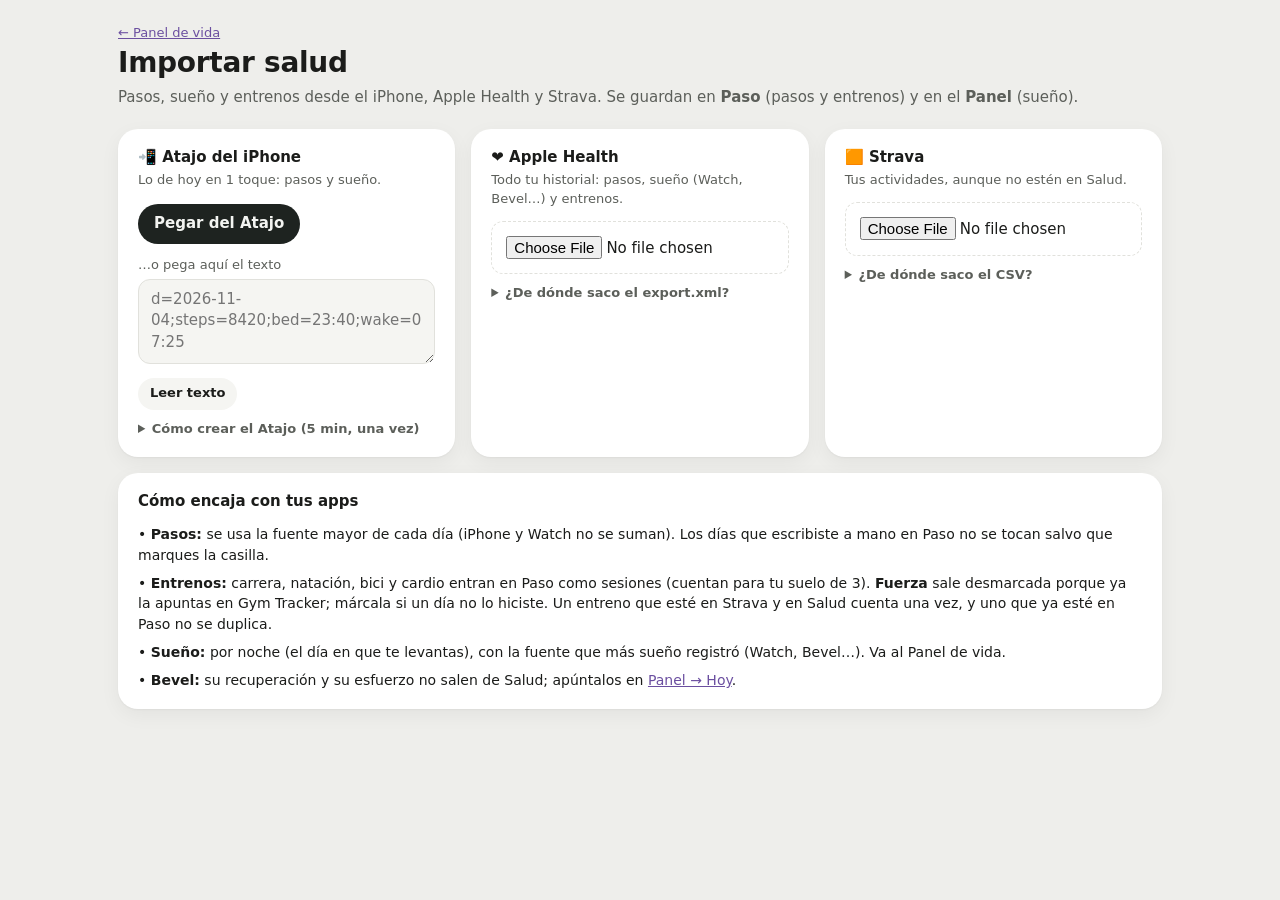
<file: 29-importar-salud/index.html>
<!doctype html>
<html lang="es">
<head>
<meta charset="utf-8">
<meta name="viewport" content="width=device-width, initial-scale=1, viewport-fit=cover">
<title>Importar salud</title>
<link rel="stylesheet" href="../28-panel-vida/styles.css">
<style>
  main { max-width: 1100px; margin: 0 auto; }
  .drop { border: 1.5px dashed var(--line); border-radius: var(--r-md); padding: 14px; text-align: center; margin-top: 12px; }
  .drop input { max-width: 100%; }
  .prog { height: 6px; background: var(--surface-2); border-radius: 9px; overflow: hidden; margin-top: 8px; }
  .prog i { display: block; height: 100%; background: var(--accent); width: 0; }
  .wk { display: flex; gap: 8px; align-items: center; font-size: 13px; flex-wrap: wrap; }
  .wk + .wk { margin-top: 4px; }
  ol.steps-guide { padding-left: 20px; font-size: 14px; display: grid; gap: 4px; margin: 10px 0 0; }
  @media (max-width: 820px) { main { padding-bottom: 32px; } }
</style>
<!-- pwa -->
<link rel="apple-touch-icon" href="../icons/apple-touch-icon.png">
<meta name="apple-mobile-web-app-capable" content="yes">
<script src="../pwa.js" defer></script>
</head>
<body>
<main id="main" tabindex="-1">
  <header class="head"><div><p class="eyebrow"><a href="../28-panel-vida/">← Panel de vida</a></p><h1><b>Importar salud</b></h1>
    <p class="muted" style="margin-top:4px">Pasos, sueño y entrenos desde el iPhone, Apple Health y Strava. Se guardan en <b>Paso</b> (pasos y entrenos) y en el <b>Panel</b> (sueño).</p></div></header>
  <div class="grid">
    <section class="card c4"><h2>📲 Atajo del iPhone</h2><p class="sub">Lo de hoy en 1 toque: pasos y sueño.</p>
      <div class="actions"><button class="btn primary" id="paste">Pegar del Atajo</button></div>
      <label class="field" style="margin-top:12px">…o pega aquí el texto<textarea id="scText" rows="3" placeholder="d=2026-11-04;steps=8420;bed=23:40;wake=07:25"></textarea></label>
      <div class="actions"><button class="btn small" id="scRead">Leer texto</button></div>
      <details class="help"><summary>Cómo crear el Atajo (5 min, una vez)</summary><a href="ATAJO-IPHONE.md">Guía paso a paso</a>. El Atajo copia una línea como la del ejemplo; luego abres esta página y pulsas «Pegar del Atajo».</details>
    </section>
    <section class="card c4"><h2>❤️ Apple Health</h2><p class="sub">Todo tu historial: pasos, sueño (Watch, Bevel…) y entrenos.</p>
      <div class="drop"><input type="file" id="xmlFile" accept=".xml,text/xml" aria-label="Elegir export.xml"></div>
      <div class="prog" hidden id="xmlProg"><i></i></div><p class="faint" id="xmlInfo" style="margin-top:6px"></p>
      <details class="help"><summary>¿De dónde saco el export.xml?</summary>iPhone → Salud → tu foto → <i>Exportar todos los datos de salud</i>. Descomprime <code>export.zip</code> y elige <code>apple_health_export/export.xml</code>. Se lee por trozos, aunque pese varios GB.</details>
    </section>
    <section class="card c4"><h2>🟧 Strava</h2><p class="sub">Tus actividades, aunque no estén en Salud.</p>
      <div class="drop"><input type="file" id="csvFile" accept=".csv,text/csv" aria-label="Elegir activities.csv"></div>
      <p class="faint" id="csvInfo" style="margin-top:6px"></p>
      <details class="help"><summary>¿De dónde saco el CSV?</summary>strava.com → Ajustes → Mi cuenta → <i>Descargar o eliminar tu cuenta</i> → «Solicitar archivo». Te llega un zip por email con <code>activities.csv</code>. Si Strava ya escribe en Salud, no hace falta: el mismo entreno no se cuenta dos veces.</details>
    </section>
    <section class="card c12" id="previewCard" hidden><h2>Vista previa <span class="right" id="pvCount"></span></h2>
      <div class="table-wrap"><table class="t"><thead><tr><th>Día</th><th>Pasos</th><th>Sueño</th><th>Entrenos (marca los que cuentan como sesión)</th></tr></thead><tbody id="pvBody"></tbody></table></div>
      <label class="check" style="margin-top:12px"><input type="checkbox" id="overwrite"> Sustituir también los días que apunté a mano (pasos en Paso, sueño en el Panel)</label>
      <div class="actions"><button class="btn primary" id="doImport">Importar</button><button class="btn" id="clear">Descartar</button><span class="faint" id="pvNote"></span></div>
    </section>
    <section class="card c12"><h2>Cómo encaja con tus apps</h2><div class="rows" style="font-size:14px">
      <p>• <b>Pasos:</b> se usa la fuente mayor de cada día (iPhone y Watch no se suman). Los días que escribiste a mano en Paso no se tocan salvo que marques la casilla.</p>
      <p>• <b>Entrenos:</b> carrera, natación, bici y cardio entran en Paso como sesiones (cuentan para tu suelo de 3). <b>Fuerza</b> sale desmarcada porque ya la apuntas en Gym Tracker; márcala si un día no lo hiciste. Un entreno que esté en Strava y en Salud cuenta una vez, y uno que ya esté en Paso no se duplica.</p>
      <p>• <b>Sueño:</b> por noche (el día en que te levantas), con la fuente que más sueño registró (Watch, Bevel…). Va al Panel de vida.</p>
      <p>• <b>Bevel:</b> su recuperación y su esfuerzo no salen de Salud; apúntalos en <a href="../28-panel-vida/#/hoy">Panel → Hoy</a>.</p>
    </div></section>
  </div>
</main>
<div class="toasts" id="toasts" aria-live="polite"></div>
<script src="../27-paso/logic.js"></script>
<script src="../28-panel-vida/logic.js"></script>
<script src="logic.js"></script>
<script src="app.js"></script>
</body>
</html>
</file>
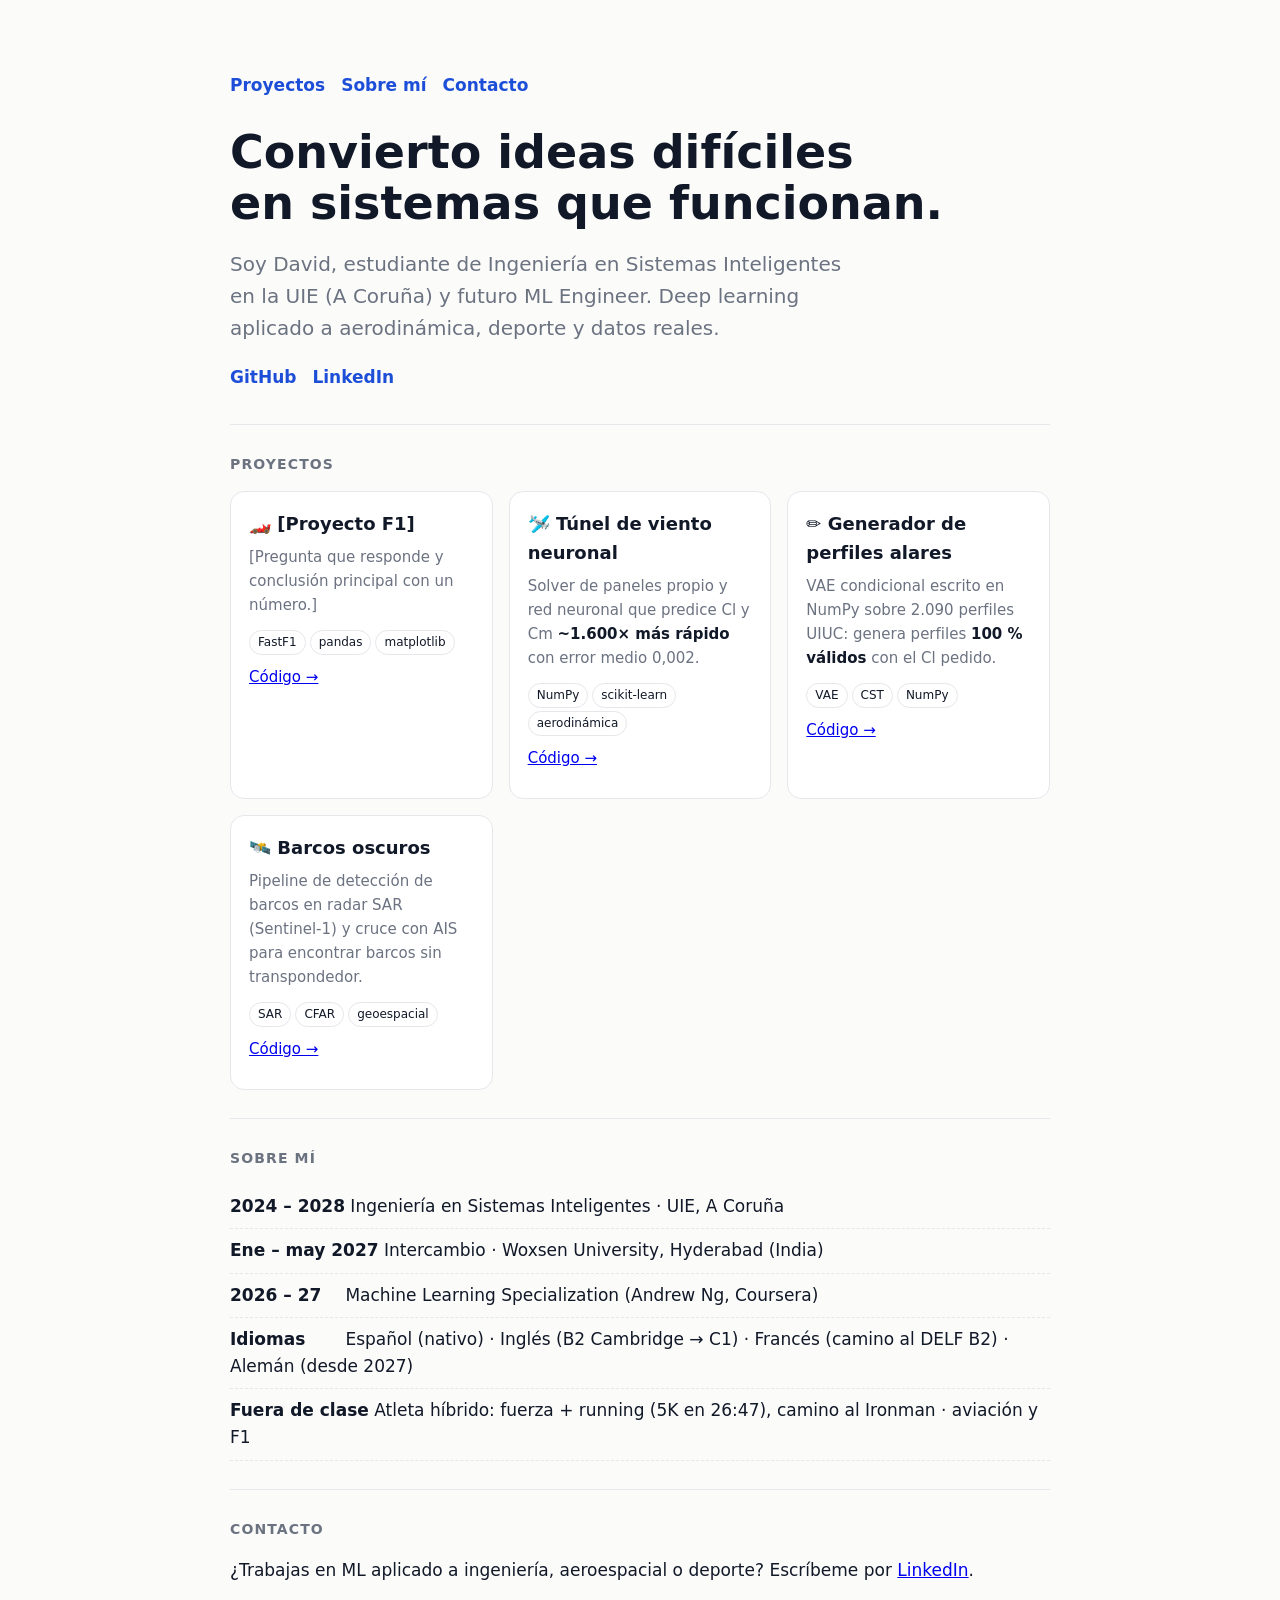
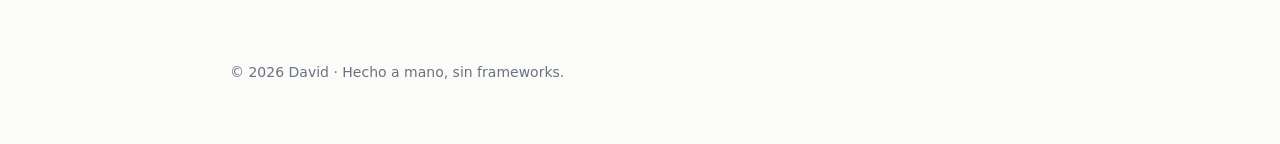
<file: 14-portfolio-linkedin/portfolio/index.html>
<!doctype html>
<html lang="es">
<head>
<meta charset="utf-8">
<meta name="viewport" content="width=device-width, initial-scale=1">
<title>David · ML Engineer en formación</title>
<meta name="description" content="Portfolio de David: machine learning aplicado a aerodinámica, deporte y datos reales.">
<style>
  :root { --bg:#fbfbfa; --ink:#111827; --mute:#6b7280; --line:#e5e7eb; --acc:#1d4ed8; --card:#fff; }
  @media (prefers-color-scheme: dark) { :root { --bg:#0b0d12; --ink:#e5e7eb; --mute:#9ca3af; --line:#1f2937; --acc:#93c5fd; --card:#111827; } }
  * { box-sizing:border-box; }
  body { margin:0; background:var(--bg); color:var(--ink); font:17px/1.6 system-ui,-apple-system,Segoe UI,Roboto,sans-serif; }
  .wrap { max-width:860px; margin:0 auto; padding:0 20px; }
  header { padding:72px 0 32px; }
  h1 { font-size:clamp(30px,6vw,46px); line-height:1.1; margin:0 0 12px; }
  .lead { font-size:20px; color:var(--mute); max-width:640px; }
  nav a, .links a { color:var(--acc); text-decoration:none; margin-right:16px; font-weight:600; }
  section { padding:28px 0; border-top:1px solid var(--line); }
  h2 { font-size:14px; letter-spacing:.08em; text-transform:uppercase; color:var(--mute); margin:0 0 16px; }
  .grid { display:grid; grid-template-columns:repeat(auto-fit,minmax(250px,1fr)); gap:16px; }
  .card { background:var(--card); border:1px solid var(--line); border-radius:14px; padding:18px; }
  .card h3 { margin:0 0 6px; font-size:18px; }
  .card p { margin:0 0 10px; color:var(--mute); font-size:15px; }
  .tags span { display:inline-block; font-size:12px; border:1px solid var(--line); border-radius:99px; padding:2px 8px; margin:2px 4px 0 0; }
  .metric { font-weight:700; color:var(--ink); }
  ul.time { list-style:none; padding:0; margin:0; }
  ul.time li { padding:8px 0; border-bottom:1px dashed var(--line); }
  ul.time b { display:inline-block; min-width:110px; }
  footer { padding:32px 0 60px; color:var(--mute); font-size:14px; }
</style>
</head>
<body>
<div class="wrap">
  <header>
    <nav><a href="#proyectos">Proyectos</a><a href="#sobre-mi">Sobre mí</a><a href="#contacto">Contacto</a></nav>
    <h1 style="margin-top:28px">Convierto ideas difíciles<br>en sistemas que funcionan.</h1>
    <p class="lead">Soy David, estudiante de Ingeniería en Sistemas Inteligentes en la UIE (A Coruña) y futuro ML Engineer. Deep learning aplicado a aerodinámica, deporte y datos reales.</p>
    <div class="links"><a href="https://github.com/davidcormar">GitHub</a><a href="https://www.linkedin.com/in/[tu-url]">LinkedIn</a></div>
  </header>

  <section id="proyectos">
    <h2>Proyectos</h2>
    <div class="grid">
      <article class="card">
        <h3>🏎️ [Proyecto F1]</h3>
        <p>[Pregunta que responde y conclusión principal con un número.]</p>
        <div class="tags"><span>FastF1</span><span>pandas</span><span>matplotlib</span></div>
        <p style="margin-top:10px"><a href="#">Código →</a></p>
      </article>
      <article class="card">
        <h3>🛩️ Túnel de viento neuronal</h3>
        <p>Solver de paneles propio y red neuronal que predice Cl y Cm <span class="metric">~1.600× más rápido</span> con error medio 0,002.</p>
        <div class="tags"><span>NumPy</span><span>scikit-learn</span><span>aerodinámica</span></div>
        <p style="margin-top:10px"><a href="#">Código →</a></p>
      </article>
      <article class="card">
        <h3>✏️ Generador de perfiles alares</h3>
        <p>VAE condicional escrito en NumPy sobre 2.090 perfiles UIUC: genera perfiles <span class="metric">100 % válidos</span> con el Cl pedido.</p>
        <div class="tags"><span>VAE</span><span>CST</span><span>NumPy</span></div>
        <p style="margin-top:10px"><a href="#">Código →</a></p>
      </article>
      <article class="card">
        <h3>🛰️ Barcos oscuros</h3>
        <p>Pipeline de detección de barcos en radar SAR (Sentinel-1) y cruce con AIS para encontrar barcos sin transpondedor.</p>
        <div class="tags"><span>SAR</span><span>CFAR</span><span>geoespacial</span></div>
        <p style="margin-top:10px"><a href="#">Código →</a></p>
      </article>
    </div>
  </section>

  <section id="sobre-mi">
    <h2>Sobre mí</h2>
    <ul class="time">
      <li><b>2024 – 2028</b> Ingeniería en Sistemas Inteligentes · UIE, A Coruña</li>
      <li><b>Ene – may 2027</b> Intercambio · Woxsen University, Hyderabad (India)</li>
      <li><b>2026 – 27</b> Machine Learning Specialization (Andrew Ng, Coursera)</li>
      <li><b>Idiomas</b> Español (nativo) · Inglés (B2 Cambridge → C1) · Francés (camino al DELF B2) · Alemán (desde 2027)</li>
      <li><b>Fuera de clase</b> Atleta híbrido: fuerza + running (5K en 26:47), camino al Ironman · aviación y F1</li>
    </ul>
  </section>

  <section id="contacto">
    <h2>Contacto</h2>
    <p>¿Trabajas en ML aplicado a ingeniería, aeroespacial o deporte? Escríbeme por <a href="https://www.linkedin.com/in/[tu-url]">LinkedIn</a>.</p>
  </section>
  <footer>© 2026 David · Hecho a mano, sin frameworks.</footer>
</div>
</body>
</html>
</file>
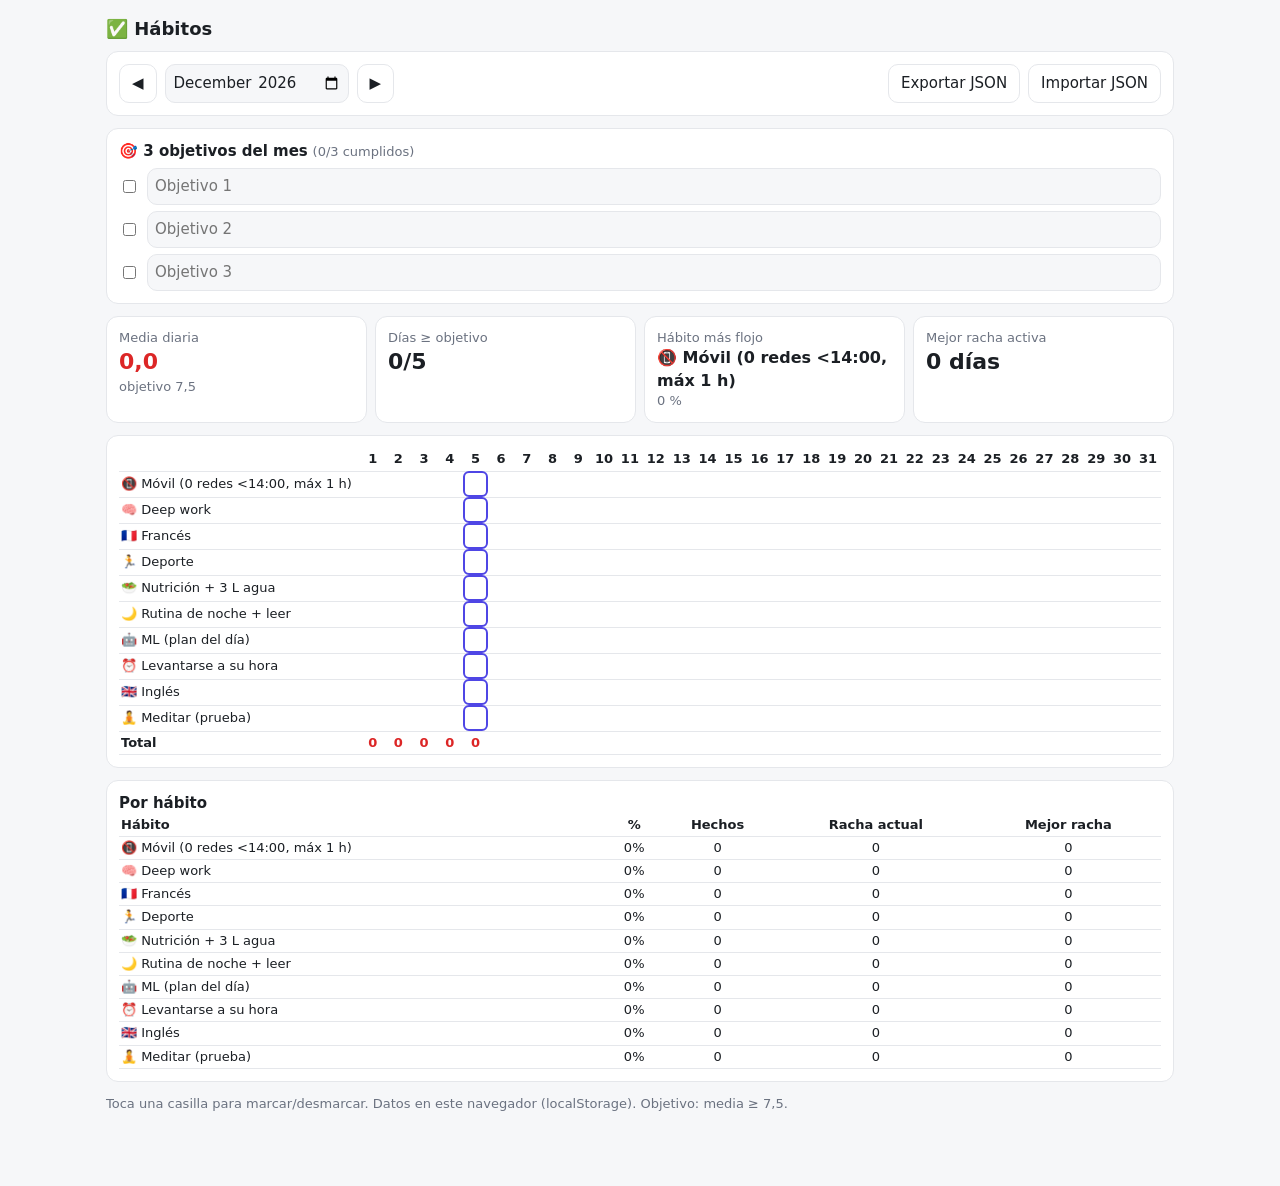
<file: 15-habitos/app/index.html>
<!doctype html>
<html lang="es">
<head>
<meta charset="utf-8">
<meta name="viewport" content="width=device-width, initial-scale=1">
<title>Hábitos</title>
<style>
  :root { --bg:#f6f7f9; --card:#fff; --ink:#1b1f24; --mute:#6b7280; --line:#e5e7eb; --acc:#4f46e5; --ok:#16a34a; --bad:#dc2626; }
  @media (prefers-color-scheme: dark) { :root { --bg:#0f1115; --card:#181b21; --ink:#e8eaed; --mute:#9aa0a6; --line:#2a2f37; --acc:#818cf8; } }
  * { box-sizing:border-box; }
  body { margin:0; font:15px/1.4 system-ui,-apple-system,Segoe UI,Roboto,sans-serif; background:var(--bg); color:var(--ink); }
  main { max-width:1100px; margin:0 auto; padding:12px 16px 60px; }
  .card { background:var(--card); border:1px solid var(--line); border-radius:12px; padding:12px; margin-bottom:12px; }
  .bar { display:flex; gap:8px; align-items:center; flex-wrap:wrap; }
  button, input { font:inherit; color:inherit; }
  button { background:var(--card); border:1px solid var(--line); border-radius:10px; padding:8px 12px; cursor:pointer; }
  .scroll { overflow-x:auto; }
  table { border-collapse:collapse; font-size:13px; }
  th, td { border-bottom:1px solid var(--line); padding:2px; text-align:center; }
  th.h, td.h { text-align:left; white-space:nowrap; padding-right:8px; position:sticky; left:0; background:var(--card); z-index:1; }
  td.c { width:26px; height:26px; cursor:pointer; user-select:none; }
  td.c.on { background:var(--ok); color:#fff; border-radius:6px; }
  td.c.today { outline:2px solid var(--acc); outline-offset:-2px; border-radius:6px; }
  td.fut { opacity:.35; }
  .kpis { display:grid; grid-template-columns:repeat(auto-fit,minmax(150px,1fr)); gap:8px; }
  .kpi { font-size:22px; font-weight:700; }
  .muted { color:var(--mute); font-size:13px; }
  .good { color:var(--ok); } .badc { color:var(--bad); }
  h1 { font-size:18px; margin:4px 0 10px; }
</style>
<!-- pwa -->
<link rel="apple-touch-icon" href="../../icons/apple-touch-icon.png">
<meta name="apple-mobile-web-app-capable" content="yes">
<script src="../../pwa.js" defer></script>
</head>
<body>
<main>
  <h1>✅ Hábitos</h1>
  <div class="card bar">
    <button id="prev">◀</button><input id="month" type="month" style="padding:7px;border:1px solid var(--line);border-radius:10px;background:var(--bg)"><button id="next">▶</button>
    <span style="flex:1"></span>
    <button id="export">Exportar JSON</button><button id="importBtn">Importar JSON</button><input type="file" id="importFile" accept="application/json" hidden>
  </div>
  <div class="card" id="objs"></div>
  <div class="kpis" id="kpis"></div>
  <div class="card scroll"><table id="grid"></table></div>
  <div class="card"><b>Por hábito</b><div class="scroll"><table id="per" style="width:100%"></table></div></div>
  <p class="muted">Toca una casilla para marcar/desmarcar. Datos en este navegador (localStorage). Objetivo: media ≥ 7,5.</p>
</main>
<script src="logic.js"></script>
<script>
(function () {
  const H = window.HabitLogic, KEY = "habitos.v1", GOAL = 7.5;
  const $ = (s) => document.querySelector(s);
  const today = () => { const d = new Date(); return new Date(d - d.getTimezoneOffset() * 6e4).toISOString().slice(0, 10); };
  // Relee siempre antes de modificar: así no pisa los ticks que otra app (p. ej. 26-ritmo) haya escrito mientras esta pestaña estaba abierta.
  const load = () => { try { const raw = localStorage.getItem(KEY); return raw ? H.validate(JSON.parse(raw)) : null; } catch { return null; } };
  let data = load() || { habits: H.HABITS, months: {} };
  const fresh = () => { const d = load(); if (d) data = d; };
  const save = () => { try { localStorage.setItem(KEY, JSON.stringify(data)); } catch {} };
  window.addEventListener("storage", (ev) => { if (ev.key === KEY) { fresh(); render(); } });
  $("#month").value = today().slice(0, 7);
  const shift = (k) => { const [y, m] = $("#month").value.split("-").map(Number); const d = new Date(y, m - 1 + k, 1); $("#month").value = `${d.getFullYear()}-${String(d.getMonth() + 1).padStart(2, "0")}`; render(); };
  $("#prev").onclick = () => shift(-1); $("#next").onclick = () => shift(1); $("#month").onchange = render;

  function render() {
    const ym = $("#month").value, month = (data.months[ym] ||= {}), n = H.daysIn(ym), t = today();
    const el = H.elapsedDays(ym, t), s = H.stats(month, data.habits.length, ym, t, GOAL);
    let html = `<tr><th class="h"></th>${Array.from({ length: n }, (_, i) => `<th>${i + 1}</th>`).join("")}</tr>`;
    data.habits.forEach((name, h) => {
      html += `<tr><td class="h">${name}</td>` + Array.from({ length: n }, (_, i) => {
        const d = i + 1, on = H.isDone(month, h, d);
        const cls = ["c", on ? "on" : "", ym === t.slice(0, 7) && d === Number(t.slice(8)) ? "today" : "", d > el ? "fut" : ""].join(" ");
        return `<td class="${cls}" data-h="${h}" data-d="${d}">${on ? "✓" : ""}</td>`;
      }).join("") + "</tr>";
    });
    html += `<tr><td class="h"><b>Total</b></td>${Array.from({ length: n }, (_, i) => { const v = s.daily[i]; return `<td class="${v === undefined ? "" : v >= GOAL ? "good" : "badc"}"><b>${v ?? ""}</b></td>`; }).join("")}</tr>`;
    $("#grid").innerHTML = html;
    $("#kpis").innerHTML = `
      <div class="card"><div class="muted">Media diaria</div><div class="kpi ${s.mean >= GOAL ? "good" : "badc"}">${s.mean.toFixed(1).replace(".", ",")}</div><div class="muted">objetivo 7,5</div></div>
      <div class="card"><div class="muted">Días ≥ objetivo</div><div class="kpi">${s.daysOnGoal}/${s.days}</div></div>
      <div class="card"><div class="muted">Hábito más flojo</div><div class="kpi" style="font-size:16px">${s.days ? data.habits[s.weakest.h] : "—"}</div><div class="muted">${s.days ? Math.round(s.weakest.pct * 100) + " %" : ""}</div></div>
      <div class="card"><div class="muted">Mejor racha activa</div><div class="kpi">${Math.max(0, ...s.perHabit.map((p) => p.current))} días</div></div>`;
    const ob = H.objectives(data, ym);
    $("#objs").innerHTML = `<b>🎯 3 objetivos del mes</b> <span class="muted">(${ob.filter((o) => o.done).length}/3 cumplidos)</span>` +
      ob.map((o, i) => `<div class="bar" style="margin-top:6px"><input type="checkbox" data-od="${i}" ${o.done ? "checked" : ""}><input data-ot="${i}" value="${o.text.replace(/"/g, "&quot;")}" placeholder="Objetivo ${i + 1}" style="flex:1;padding:7px;border:1px solid var(--line);border-radius:10px;background:var(--bg)"></div>`).join("");
    $("#per").innerHTML = `<tr><th class="h">Hábito</th><th>%</th><th>Hechos</th><th>Racha actual</th><th>Mejor racha</th></tr>` +
      s.perHabit.map((p) => `<tr><td class="h">${data.habits[p.h]}</td><td>${Math.round(p.pct * 100)}%</td><td>${p.done}</td><td>${p.current}</td><td>${p.best}</td></tr>`).join("");
  }
  $("#grid").addEventListener("click", (ev) => {
    const td = ev.target.closest("td.c"); if (!td) return;
    fresh(); data.months[$("#month").value] ||= {};
    H.toggle(data.months[$("#month").value], Number(td.dataset.h), Number(td.dataset.d)); save(); render();
  });
  $("#objs").addEventListener("change", (ev) => {
    fresh(); const ob = H.objectives(data, $("#month").value), t = ev.target;
    if (t.dataset.od !== undefined) ob[t.dataset.od].done = t.checked;
    if (t.dataset.ot !== undefined) ob[t.dataset.ot].text = t.value;
    save(); render();
  });
  $("#export").onclick = () => { const a = document.createElement("a"); a.href = URL.createObjectURL(new Blob([JSON.stringify(data, null, 2)], { type: "application/json" })); a.download = `habitos-${today()}.json`; a.click(); };
  $("#importBtn").onclick = () => $("#importFile").click();
  $("#importFile").onchange = async (ev) => { const f = ev.target.files[0]; if (!f) return; try { data = H.validate(JSON.parse(await f.text())); data.habits ||= H.HABITS; save(); render(); } catch (e) { alert("Error: " + e.message); } ev.target.value = ""; };
  render();
})();
</script>
</body>
</html>
</file>
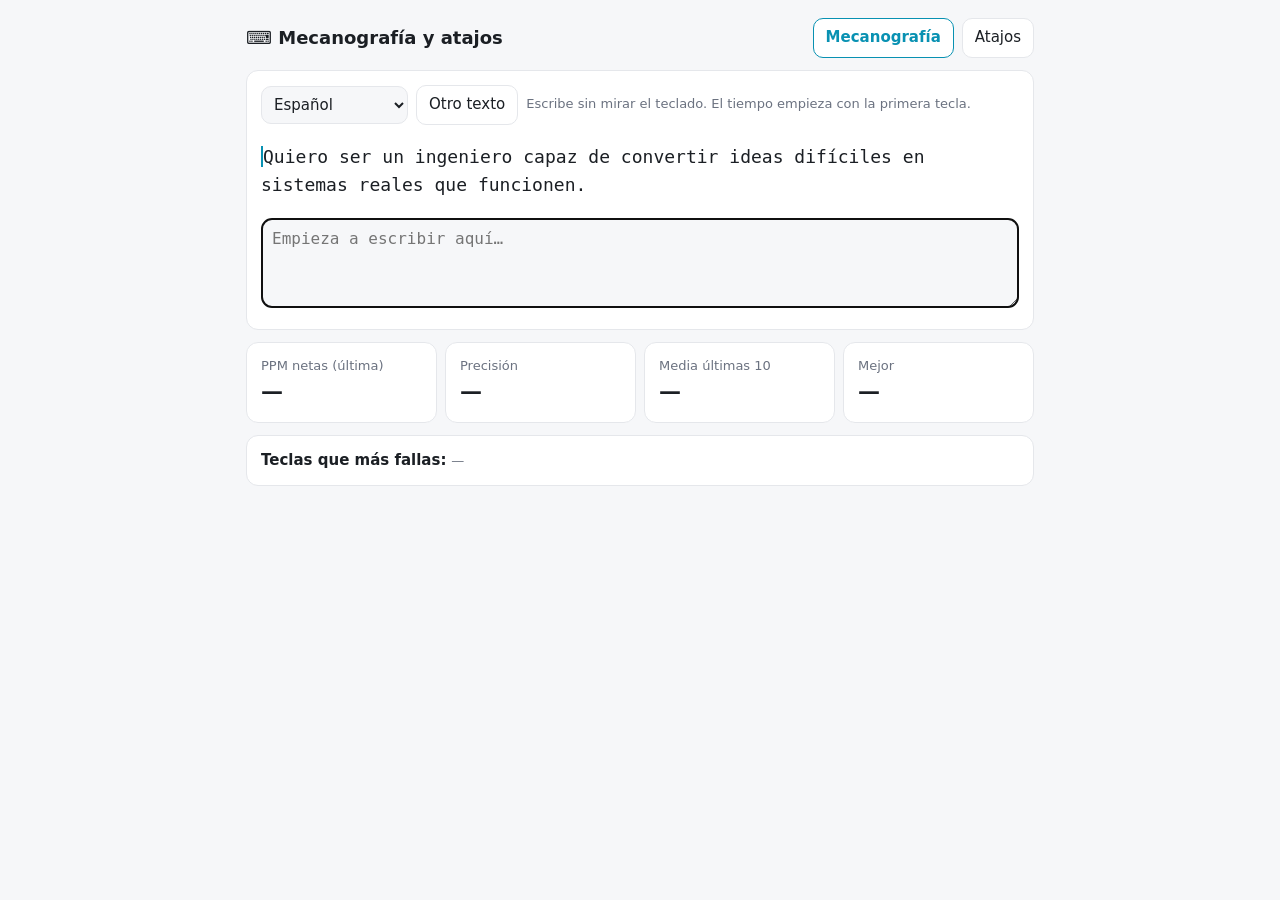
<file: 25-habilidades/mecanografia/index.html>
<!doctype html>
<html lang="es">
<head>
<meta charset="utf-8">
<meta name="viewport" content="width=device-width, initial-scale=1">
<title>Mecanografía y atajos</title>
<style>
  :root { --bg:#f6f7f9; --card:#fff; --ink:#1b1f24; --mute:#6b7280; --line:#e5e7eb; --acc:#0891b2; --ok:#16a34a; --bad:#dc2626; }
  @media (prefers-color-scheme: dark) { :root { --bg:#0f1115; --card:#181b21; --ink:#e8eaed; --mute:#9aa0a6; --line:#2a2f37; --acc:#22d3ee; } }
  * { box-sizing:border-box; }
  body { margin:0; font:15px/1.45 system-ui,-apple-system,Segoe UI,Roboto,sans-serif; background:var(--bg); color:var(--ink); }
  main { max-width:820px; margin:0 auto; padding:12px 16px 60px; }
  .card { background:var(--card); border:1px solid var(--line); border-radius:12px; padding:14px; margin-bottom:12px; }
  button, select, textarea { font:inherit; color:inherit; }
  button { background:var(--card); border:1px solid var(--line); border-radius:10px; padding:8px 12px; cursor:pointer; }
  button.on, button.primary { border-color:var(--acc); color:var(--acc); font-weight:600; }
  select { padding:8px; border:1px solid var(--line); border-radius:10px; background:var(--bg); }
  #target { font:18px/1.6 ui-monospace,Menlo,Consolas,monospace; white-space:pre-wrap; word-break:break-word; }
  #target .ok { color:var(--ok); } #target .ko { background:var(--bad); color:#fff; border-radius:2px; } #target .cur { border-left:2px solid var(--acc); }
  textarea { width:100%; min-height:90px; padding:10px; border:1px solid var(--line); border-radius:10px; background:var(--bg); font:16px ui-monospace,Menlo,Consolas,monospace; }
  .kpis { display:grid; grid-template-columns:repeat(auto-fit,minmax(120px,1fr)); gap:8px; }
  .kpi { font-size:22px; font-weight:700; } .muted { color:var(--mute); font-size:13px; }
  .flex { display:flex; gap:8px; flex-wrap:wrap; align-items:center; }
  .hidden { display:none; }
  .big { font-size:20px; font-weight:600; margin:8px 0; }
  kbd { font:600 18px ui-monospace,monospace; background:var(--bg); border:1px solid var(--line); border-bottom-width:3px; border-radius:6px; padding:4px 10px; }
</style>
<!-- pwa -->
<link rel="apple-touch-icon" href="../../icons/apple-touch-icon.png">
<meta name="apple-mobile-web-app-capable" content="yes">
<script src="../../pwa.js" defer></script>
</head>
<body>
<main>
  <div class="flex" style="margin:6px 0 12px"><b style="font-size:18px">⌨️ Mecanografía y atajos</b><span style="flex:1"></span><button data-tab="type" class="on">Mecanografía</button><button data-tab="keys">Atajos</button></div>

  <section id="type">
    <div class="card">
      <div class="flex"><select id="lang"><option value="es">Español</option><option value="en">English</option><option value="fr">Français</option><option value="code">Código Python</option></select><button id="new">Otro texto</button><span class="muted">Escribe sin mirar el teclado. El tiempo empieza con la primera tecla.</span></div>
      <p id="target"></p>
      <textarea id="input" spellcheck="false" autocomplete="off" autocapitalize="off" placeholder="Empieza a escribir aquí…"></textarea>
    </div>
    <div class="kpis">
      <div class="card"><div class="muted">PPM netas (última)</div><div class="kpi" id="kWpm">—</div></div>
      <div class="card"><div class="muted">Precisión</div><div class="kpi" id="kAcc">—</div></div>
      <div class="card"><div class="muted">Media últimas 10</div><div class="kpi" id="kAvg">—</div></div>
      <div class="card"><div class="muted">Mejor</div><div class="kpi" id="kBest">—</div></div>
    </div>
    <div class="card"><b>Teclas que más fallas:</b> <span id="weak" class="muted">—</span></div>
  </section>

  <section id="keys" class="hidden">
    <div class="card" style="text-align:center">
      <div class="muted" id="cApp"></div>
      <div class="big" id="cAction"></div>
      <div id="cKey" class="hidden" style="margin:14px 0"><kbd id="cKbd"></kbd></div>
      <div class="flex" style="justify-content:center">
        <button id="reveal" class="primary">Mostrar atajo</button>
        <button id="ok" class="hidden">✅ Lo sabía</button><button id="ko" class="hidden">❌ No lo sabía</button>
      </div>
      <p class="muted" id="cStats"></p>
    </div>
    <p class="muted">Los que fallas vuelven antes. Lo que de verdad funciona: usar 2-3 atajos nuevos cada semana hasta que salgan solos.</p>
  </section>
</main>
<script src="logic.js"></script>
<script>
(function () {
  const T = window.TypeLogic, KEY = "mecanografia.v1", $ = (s) => document.querySelector(s);
  let db; try { db = JSON.parse(localStorage.getItem(KEY)) || {}; } catch { db = {}; }
  db.history ||= []; db.cards ||= {};
  const save = () => { try { localStorage.setItem(KEY, JSON.stringify(db)); } catch {} };
  document.querySelectorAll("[data-tab]").forEach((b) => b.onclick = () => {
    document.querySelectorAll("[data-tab]").forEach((x) => x.classList.toggle("on", x === b));
    $("#type").classList.toggle("hidden", b.dataset.tab !== "type"); $("#keys").classList.toggle("hidden", b.dataset.tab !== "keys");
  });
  let target = "", t0 = null, k = 0;
  function newText() {
    const arr = T.TEXTS[$("#lang").value]; k = (k + 1) % arr.length; target = arr[k];
    $("#input").value = ""; t0 = null; paint(); $("#input").focus();
  }
  function paint() {
    const typed = $("#input").value;
    $("#target").innerHTML = [...target].map((ch, i) => {
      const cls = i < typed.length ? (typed[i] === ch ? "ok" : "ko") : i === typed.length ? "cur" : "";
      const shown = ch === "\n" ? "↵\n" : ch.replace(/&/g, "&amp;").replace(/</g, "&lt;");
      return `<span class="${cls}">${shown}</span>`;
    }).join("");
  }
  $("#input").addEventListener("keydown", (ev) => {
    if (ev.key === "Tab") { ev.preventDefault(); document.execCommand("insertText", false, "    "); }
  });
  $("#input").addEventListener("input", () => {
    if (t0 === null) t0 = performance.now();
    paint();
    const typed = $("#input").value;
    if (typed.length >= target.length) {
      const s = T.score(target, typed, performance.now() - t0);
      db.history.push({ date: new Date().toISOString(), lang: $("#lang").value, netWpm: s.netWpm, accuracy: s.accuracy, errors: s.errors });
      save(); stats(s); setTimeout(newText, 600);
    }
  });
  function stats(last) {
    const s = T.summary(db.history);
    if (last) { $("#kWpm").textContent = Math.round(last.netWpm); $("#kAcc").textContent = Math.round(last.accuracy * 100) + " %"; }
    $("#kAvg").textContent = s.sessions ? Math.round(s.avgWpm) : "—"; $("#kBest").textContent = s.sessions ? Math.round(s.bestWpm) : "—";
    $("#weak").textContent = s.weakKeys.length ? s.weakKeys.map(([k, v]) => `${k} (${v})`).join(" · ") : "—";
  }
  $("#new").onclick = newText; $("#lang").onchange = () => { k = -1; newText(); };
  // shortcuts
  let card = 0;
  function showCard() {
    card = T.nextCard(db.cards); const c = T.SHORTCUTS[card];
    $("#cApp").textContent = c.app; $("#cAction").textContent = c.action; $("#cKbd").textContent = c.key;
    $("#cKey").classList.add("hidden"); $("#reveal").classList.remove("hidden"); $("#ok").classList.add("hidden"); $("#ko").classList.add("hidden");
    const known = Object.values(db.cards).filter((s) => s.ok - 2 * s.ko >= 2).length;
    $("#cStats").textContent = `${known} de ${T.SHORTCUTS.length} atajos dominados`;
  }
  $("#reveal").onclick = () => { $("#cKey").classList.remove("hidden"); $("#reveal").classList.add("hidden"); $("#ok").classList.remove("hidden"); $("#ko").classList.remove("hidden"); };
  const mark = (good) => { const s = (db.cards[card] ||= { ok: 0, ko: 0 }); good ? s.ok++ : s.ko++; save(); showCard(); };
  $("#ok").onclick = () => mark(true); $("#ko").onclick = () => mark(false);
  k = -1; newText(); stats(); showCard();
})();
</script>
</body>
</html>
</file>
<file: 26-ritmo/styles.css>
/* Ritmo — shared design system (§2) + app components. No web fonts, no external assets. */
:root {
  color-scheme: light dark;
  --bg:#EEEEEB; --sidebar:#E6E6E2; --surface:#FFFFFF; --surface-2:#F5F5F2;
  --ink:#1B1C1A; --ink-2:#5C5F5A; --ink-3:#6A6D67; --line:#E1E1DC;
  --dark:#1E2320; --on-dark:#F3F4F1; --on-dark-2:#A7ADA6; --dark-chip:#2E3530;
  --accent:#3E7B58; --accent-soft:#E3EEE6;
  --ok:#2A7247; --warn:#965700; --bad:#B83A26;
  --band-best:rgba(62,123,88,.08); --band-low:rgba(27,28,26,.05);
  --heat-0:#E4E4DF; --heat-1:#C9CAC4; --heat-2:#9B9E97; --heat-3:#5E625C; --heat-4:#1E2320; --heat-none:#D5D5CF;
  --shadow:0 1px 2px rgba(0,0,0,.04),0 6px 20px rgba(0,0,0,.05);
  --r-xl:20px; --r-lg:16px; --r-md:12px; --r-sm:8px; --r-pill:999px;
  --s-1:4px; --s-2:8px; --s-3:12px; --s-4:16px; --s-5:24px; --s-6:32px;
  --font:system-ui,-apple-system,"Segoe UI",Roboto,"Helvetica Neue",Arial,sans-serif;
  --fs-xs:12px; --fs-sm:13px; --fs-md:15px; --fs-lg:17px; --fs-xl:22px; --fs-2xl:28px; --fs-kpi:44px;
  --sidebar-w:224px; --tabbar-h:64px;

  /* app-level tokens */
  --c-evento:#6B7280; --c-entrega:#C2412D; --c-deporte:#3E7B58; --c-frances:#3B5BA5; --c-fase0:#7A4FA0; --c-resto:#A07A3B; --c-rutina:#8A8F87; --c-fijo:#6B7280;
  --seg-on:var(--dark); --check-on:var(--dark); --card-border:transparent;
  --warn-soft:#FBF0DF; --bad-soft:#F8E4DF; --ok-soft:var(--accent-soft);
  --overlay:rgba(20,22,20,.38);
}
@media (prefers-color-scheme: dark) { :root {
  --bg:#111311; --sidebar:#161916; --surface:#1C1F1C; --surface-2:#242824;
  --ink:#ECEEEA; --ink-2:#A5AAA3; --ink-3:#8C918A; --line:#2D322D;
  --dark:#2A332D; --on-dark:#F3F4F1; --on-dark-2:#B5BCB4; --dark-chip:#37413A;
  --accent:#6FBF8E; --accent-soft:#22332A;
  --ok:#5CC08A; --warn:#E0A045; --bad:#EF7A66;
  --band-best:rgba(111,191,142,.10); --band-low:rgba(255,255,255,.04);
  --heat-0:#262A26; --heat-1:#3B413B; --heat-2:#5F665F; --heat-3:#9AA39A; --heat-4:#E6EAE5; --heat-none:#2D322D;
  --shadow:none;
  --c-evento:#8C929C; --c-entrega:#DE6A55; --c-deporte:#62A57D; --c-frances:#6584C6; --c-fase0:#9C77C2; --c-resto:#C29B5F; --c-rutina:#A5AAA3; --c-fijo:#8C929C;
  --seg-on:var(--accent); --check-on:var(--accent); --card-border:var(--line);
  --warn-soft:#33291A; --bad-soft:#3A221D; --overlay:rgba(0,0,0,.6);
} }
@media (prefers-reduced-motion: reduce) { * { transition:none!important; animation:none!important; } }

/* ───────────── base */
*, *::before, *::after { box-sizing: border-box; }
html { -webkit-text-size-adjust: 100%; }
body { margin: 0; background: var(--bg); color: var(--ink); font: 400 var(--fs-md)/1.45 var(--font); -webkit-font-smoothing: antialiased; }
h1, h2, h3, p { margin: 0; }
a { color: inherit; }
button, input, select, textarea { font: inherit; color: inherit; }
button { cursor: pointer; }
button:disabled { cursor: not-allowed; }
:focus-visible { outline: 2px solid var(--accent); outline-offset: 2px; }
.num, .tl-time, .hero-kpi, .kpi, .ws-num, .badge, .count { font-variant-numeric: tabular-nums; }
body, table, input { font-variant-numeric: tabular-nums; }
[hidden] { display: none !important; }
.skip { position: absolute; left: -999px; top: 8px; z-index: 100; background: var(--surface); padding: 8px 12px; border-radius: var(--r-sm); }
.skip:focus { left: 8px; }
.muted { color: var(--ink-3); }
.sr { position: absolute !important; left: 0; top: 0; width: 1px; height: 1px; margin: -1px; padding: 0; border: 0; overflow: hidden; clip: rect(0 0 0 0); clip-path: inset(50%); white-space: nowrap; }
.ic { width: 20px; height: 20px; flex: none; fill: none; stroke: currentColor; stroke-width: 1.75; stroke-linecap: round; stroke-linejoin: round; }
.grow { flex: 1; }

/* ───────────── shell */
.sidebar {
  position: fixed; inset: 0 auto 0 0; width: var(--sidebar-w); background: var(--sidebar);
  display: flex; flex-direction: column; gap: var(--s-2); padding: 20px 12px 16px; overflow-y: auto; z-index: 5;
}
.brand { display: flex; align-items: center; gap: 10px; padding: 4px 8px 14px; }
.logo { width: 28px; height: 28px; border-radius: var(--r-sm); background: var(--dark); color: #fff; display: grid; place-items: center; font-weight: 600; font-size: 15px; flex: none; }
.brand-name { font-weight: 650; font-size: var(--fs-lg); letter-spacing: -.01em; }
.side-nav { display: flex; flex-direction: column; gap: 2px; }
.side-nav a {
  display: flex; align-items: center; gap: 10px; min-height: 38px; padding: 7px 10px; border-radius: 10px;
  text-decoration: none; color: var(--ink-2); font-size: 14.5px;
}
.side-nav a:hover { background: color-mix(in srgb, var(--surface) 55%, transparent); color: var(--ink); }
.side-nav a[aria-current="page"] { background: var(--surface); color: var(--ink); font-weight: 600; box-shadow: var(--shadow); }
.side-nav a .ic { color: var(--ink-3); }
.side-nav a[aria-current="page"] .ic { color: var(--ink); }
.side-nav .badge { margin-left: auto; }
.badge { min-width: 22px; height: 20px; padding: 0 6px; border-radius: var(--r-pill); background: color-mix(in srgb, var(--ink) 9%, transparent); color: var(--ink-2); font-size: var(--fs-xs); font-weight: 600; display: inline-grid; place-items: center; }
.side-label { margin: 14px 10px 2px; font-size: var(--fs-xs); color: var(--ink-2); font-weight: 600; letter-spacing: .02em; }
.side-sub a { font-size: 14px; }
.side-sub .rt-meta { margin-left: auto; font-size: var(--fs-xs); color: var(--ink-2); font-variant-numeric: tabular-nums; }
.side-bottom { margin-top: auto; display: flex; flex-direction: column; gap: 10px; padding-top: 16px; }
.review-card { background: var(--surface); border-radius: var(--r-md); padding: 12px; box-shadow: var(--shadow); border: 1px solid var(--card-border); }
.review-kicker { font-size: var(--fs-xs); color: var(--ink-3); font-weight: 600; }
.review-text { font-size: var(--fs-sm); color: var(--ink-2); margin: 4px 0 10px; line-height: 1.35; }
.rv-cta { display: none; }

main { margin-left: var(--sidebar-w); padding: var(--s-5); min-height: 100vh; }
.main-inner { max-width: 1200px; margin: 0 auto; }
#view:focus { outline: none; }

.tabbar {
  position: fixed; left: 0; right: 0; bottom: 0; z-index: 20; display: none;
  height: calc(var(--tabbar-h) + env(safe-area-inset-bottom)); padding-bottom: env(safe-area-inset-bottom);
  background: color-mix(in srgb, var(--surface) 94%, transparent); border-top: 1px solid var(--line);
  grid-template-columns: repeat(5, 1fr); backdrop-filter: saturate(1.4) blur(10px); -webkit-backdrop-filter: saturate(1.4) blur(10px);
}
.tabbar a { position: relative; display: flex; flex-direction: column; align-items: center; justify-content: center; gap: 3px; text-decoration: none; color: var(--ink-3); font-size: 11px; font-weight: 500; }
.tabbar a .ic { width: 22px; height: 22px; }
.tabbar a[aria-current="page"] { color: var(--ink); font-weight: 650; }
.tabbar .badge { position: absolute; top: 7px; left: calc(50% + 6px); min-width: 18px; height: 16px; font-size: 10px; background: var(--dark); color: var(--on-dark); }

/* ───────────── banners */
#banners:empty { display: none; }
#banners { display: flex; flex-direction: column; gap: 8px; margin-bottom: 16px; }
.banner { display: flex; gap: 10px; align-items: flex-start; padding: 12px 14px; border-radius: var(--r-md); background: var(--warn-soft); color: var(--ink); font-size: var(--fs-sm); border: 1px solid color-mix(in srgb, var(--warn) 30%, transparent); }
.banner b { font-weight: 650; }
.banner.bad { background: var(--bad-soft); border-color: color-mix(in srgb, var(--bad) 30%, transparent); }

/* ───────────── buttons & controls */
.btn {
  display: inline-flex; align-items: center; justify-content: center; gap: 6px; height: 36px; padding: 0 16px;
  border-radius: var(--r-pill); border: 1px solid transparent; font-weight: 600; font-size: 14px; white-space: nowrap; text-decoration: none;
  transition: background .15s, box-shadow .15s, transform .05s;
}
.btn:active { transform: translateY(1px); }
.btn .ic { width: 18px; height: 18px; }
.btn-primary { background: var(--dark); color: var(--on-dark); }
.btn-primary:hover { background: color-mix(in srgb, var(--dark) 88%, #fff); }
@media (prefers-color-scheme: dark) { .btn-primary, .toast-act { box-shadow: inset 0 0 0 1px color-mix(in srgb, var(--accent) 45%, transparent); } }
.btn-secondary { background: var(--surface); color: var(--ink); border-color: var(--line); }
.btn-secondary:hover { background: var(--surface-2); }
.btn-ghost { background: transparent; color: var(--ink-2); }
.btn-ghost:hover { background: var(--surface-2); }
.btn-danger { color: var(--bad); }
.btn-block { width: 100%; }
.btn-sm { height: 30px; padding: 0 12px; font-size: var(--fs-sm); }
.btn:disabled { opacity: .5; }
.btn-icon { width: 40px; height: 40px; border-radius: var(--r-pill); border: 1px solid transparent; background: transparent; color: var(--ink-2); display: inline-grid; place-items: center; flex: none; }
.btn-icon:hover { background: var(--surface-2); color: var(--ink); }
.btn-icon.framed { background: var(--surface); border-color: var(--line); }
.link-btn { background: none; border: 0; padding: 0; color: inherit; text-align: left; font: inherit; cursor: pointer; }
.link-btn:hover { text-decoration: underline; text-underline-offset: 2px; }
.text-link { color: var(--accent); font-weight: 600; text-decoration: none; font-size: var(--fs-sm); }
.text-link:hover { text-decoration: underline; }

.seg { display: inline-flex; background: var(--surface-2); border-radius: var(--r-pill); padding: 3px; gap: 2px; border: 1px solid var(--line); }
.seg button { border: 0; background: transparent; color: var(--ink-2); height: 30px; padding: 0 16px; border-radius: var(--r-pill); font-size: 14px; font-weight: 500; }
.seg button[aria-pressed="true"] { background: var(--surface); color: var(--ink); font-weight: 600; box-shadow: 0 1px 2px rgba(0,0,0,.08), 0 2px 8px rgba(0,0,0,.05); }
.seg button:hover:not([aria-pressed="true"]) { color: var(--ink); }

.chip { display: inline-flex; align-items: center; gap: 4px; height: 24px; padding: 0 10px; border-radius: var(--r-pill); background: var(--surface-2); color: var(--ink-2); font-size: var(--fs-xs); font-weight: 600; white-space: nowrap; }
.chip-dark { background: var(--dark-chip); color: var(--on-dark); }
.chip-link { text-decoration: none; border: 1px solid var(--line); background: var(--surface); color: var(--ink); height: 28px; }
.chip-link:hover { background: var(--surface-2); }
.chip-demo { text-decoration: none; height: 20px; margin-left: 6px; background: var(--warn-soft); color: var(--warn); vertical-align: 1px; }
.chip-demo:hover { text-decoration: underline; }
.chip-warn { background: var(--warn-soft); color: var(--warn); white-space: normal; height: auto; min-height: 24px; padding: 3px 10px; line-height: 1.3; }
.chip-btn { border: 1px solid var(--line); cursor: pointer; height: 30px; padding: 0 12px; }
.chip-btn[aria-pressed="true"] { background: var(--dark); color: var(--on-dark); border-color: var(--dark); }
.chip-ok { background: var(--accent-soft); color: var(--ok); }

/* check circle (24px visual, 40px hit area) */
.check { width: 40px; height: 40px; flex: none; display: inline-grid; place-items: center; background: none; border: 0; padding: 0; border-radius: var(--r-pill); }
.check .ring { width: 24px; height: 24px; border-radius: 50%; border: 1.5px solid var(--ink-3); display: grid; place-items: center; transition: background .15s, border-color .15s; }
.check .ring svg { width: 16px; height: 16px; opacity: 0; }
.check[aria-pressed="true"] .ring { background: var(--check-on); border-color: var(--check-on); }
.check[aria-pressed="true"] .ring svg { opacity: 1; }
.check:hover:not(:disabled) .ring { border-color: var(--ink); }
.check:disabled { opacity: .45; }

.cbx { width: 20px; height: 20px; accent-color: var(--dark); flex: none; margin: 0; }
@media (prefers-color-scheme: dark) { .cbx { accent-color: var(--accent); } }

input[type="text"], input[type="date"], input[type="time"], input[type="number"], select, textarea {
  width: 100%; min-height: 40px; padding: 8px 12px; border-radius: 10px; border: 1px solid var(--line); background: var(--surface); color: var(--ink);
}
textarea { resize: vertical; min-height: 72px; line-height: 1.4; }
input:focus-visible, select:focus-visible, textarea:focus-visible { outline: 2px solid var(--accent); outline-offset: 0; border-color: transparent; }
/* date/time inputs keep focus in internal fields, where :focus-visible does not match the input itself */
input[type="date"]:focus-within, input[type="time"]:focus-within { outline: 2px solid var(--accent); outline-offset: 0; border-color: transparent; }
input:disabled, select:disabled { opacity: .55; }
.field { display: flex; flex-direction: column; gap: 6px; min-width: 0; }
.field-l { font-size: var(--fs-sm); color: var(--ink-2); font-weight: 600; }
.field-l .opt { font-weight: 400; color: var(--ink-3); }
.row2 { display: grid; grid-template-columns: 1fr 1fr; gap: 12px; }
.form-error { color: var(--bad); font-size: var(--fs-sm); font-weight: 600; }
.hint { font-size: var(--fs-sm); color: var(--ink-2); background: var(--surface-2); border-radius: var(--r-sm); padding: 8px 10px; }

/* ───────────── cards */
.card { background: var(--surface); border-radius: var(--r-lg); padding: var(--s-4); box-shadow: var(--shadow); border: 1px solid var(--card-border); min-width: 0; }
@media (min-width: 1024px) { .card { padding: 20px; } }
.card-h { display: flex; align-items: center; justify-content: space-between; gap: 8px; margin-bottom: 10px; }
.card-title { font-size: var(--fs-md); font-weight: 650; letter-spacing: -.005em; }
.card-title .count { margin-left: 6px; color: var(--ink-3); font-weight: 500; }
.card-sub { font-size: var(--fs-sm); color: var(--ink-3); margin-top: 2px; }
.card-foot-link { display: inline-block; margin-top: 10px; font-size: var(--fs-sm); color: var(--ink-2); text-decoration: none; font-weight: 600; }
.card-foot-link:hover { color: var(--ink); text-decoration: underline; }
.sec-h { display: flex; align-items: baseline; justify-content: space-between; gap: 8px; margin: 2px 0 10px; }
.sec-title { font-size: var(--fs-sm); font-weight: 650; color: var(--ink-2); letter-spacing: .01em; }
.sec-meta { font-size: var(--fs-sm); color: var(--ink-3); }

/* ───────────── header */
.vh { display: flex; align-items: flex-end; justify-content: space-between; gap: 12px 16px; flex-wrap: wrap; margin-bottom: 18px; }
.vh-titles { min-width: 0; }
.caption { font-size: var(--fs-sm); color: var(--ink-3); margin-bottom: 2px; }
.title-row { display: flex; align-items: center; gap: 12px; flex-wrap: wrap; }
.title { font-size: var(--fs-2xl); font-weight: 400; letter-spacing: -.02em; line-height: 1.15; }
.title b { font-weight: 700; }
.vh-right { display: flex; align-items: center; gap: 10px; }
.vh-actions { display: flex; align-items: center; gap: 6px; }
.menu-wrap { position: relative; }
.menu { position: absolute; right: 0; top: calc(100% + 6px); min-width: 250px; background: var(--surface); border: 1px solid var(--line); border-radius: var(--r-md); box-shadow: 0 10px 30px rgba(0,0,0,.12); padding: 6px; z-index: 30; display: flex; flex-direction: column; }
.menu button { text-align: left; border: 0; background: none; padding: 10px 12px; border-radius: var(--r-sm); font-size: 14px; }
.menu button:hover, .menu button:focus-visible { background: var(--surface-2); }

/* ───────────── Hoy */
.hoy { display: flex; flex-direction: column; gap: var(--s-4); }
.hoy-grid { display: grid; grid-template-columns: minmax(0, 2fr) minmax(0, 1fr); gap: var(--s-4); align-items: start; }
.col-main, .col-side { display: flex; flex-direction: column; gap: var(--s-4); min-width: 0; }

/* week strip */
.ws { display: grid; grid-template-columns: 32px minmax(0, 1fr) 32px; align-items: center; gap: 6px; padding: 10px; }
.ws-days { display: grid; grid-template-columns: repeat(7, 1fr); gap: 4px; }
.ws-nav { width: 32px; height: 40px; border: 0; background: transparent; color: var(--ink-3); border-radius: var(--r-sm); display: grid; place-items: center; }
.ws-nav:hover { background: var(--surface-2); color: var(--ink); }
.ws-day { position: relative; display: flex; flex-direction: column; align-items: center; gap: 1px; padding: 7px 0 6px; border: 0; background: transparent; border-radius: var(--r-md); color: var(--ink); min-width: 0; }
.ws-day:hover:not(.is-sel) { background: var(--surface-2); }
.ws-dn { font-size: var(--fs-xs); color: var(--ink-3); }
.ws-num { font-size: var(--fs-lg); font-weight: 600; line-height: 1.25; }
.ws-dots { display: flex; gap: 3px; height: 5px; align-items: center; }
.ws-dots i { width: 4px; height: 4px; border-radius: 50%; background: var(--ink-3); }
.ws-day.is-sel { background: var(--dark); color: var(--on-dark); }
.ws-day.is-sel .ws-dn { color: var(--on-dark-2); }
.ws-day.is-sel .ws-dots i { background: var(--on-dark-2); }
.ws-day.is-today::after { content: ""; position: absolute; top: 7px; right: calc(50% - 20px); width: 6px; height: 6px; border-radius: 50%; background: var(--accent); }
.ws-day.is-sel.is-today::after { background: #8FD3A8; }

/* timeline */
.tl-wrap { min-width: 0; }
.timeline { list-style: none; margin: 0; padding: 0; }
.timeline > li { position: relative; display: grid; grid-template-columns: 52px minmax(0, 1fr); column-gap: 12px; padding-bottom: 8px; }
/* focus bands: a soft tinted region behind the rows of the band, with a tinted left edge */
.timeline > li.band-best::before, .timeline > li.band-low::before { content: ""; position: absolute; left: -8px; right: -8px; top: 0; bottom: 0; pointer-events: none; }
.timeline > li.band-best::before { background: var(--band-best); box-shadow: inset 3px 0 0 color-mix(in srgb, var(--accent) 55%, transparent); }
.timeline > li.band-low::before { background: var(--band-low); box-shadow: inset 3px 0 0 color-mix(in srgb, var(--ink-3) 45%, transparent); }
.timeline > li.band-first::before { top: -4px; border-top-left-radius: 4px; border-top-right-radius: var(--r-md); }
.timeline > li.band-last::before { bottom: 0; border-bottom-left-radius: 4px; border-bottom-right-radius: var(--r-md); }
.timeline > li.band-last { margin-bottom: 8px; }
.tl-time { position: relative; padding: 14px 0 0 10px; font-size: var(--fs-sm); color: var(--ink-3); font-weight: 500; }
.tl-card {
  position: relative; display: flex; align-items: flex-start; gap: 8px; background: var(--surface); border-radius: var(--r-md);
  padding: 11px 6px 11px 14px; box-shadow: var(--shadow); border: 1px solid var(--card-border); min-width: 0;
}
.tl-card.is-now { box-shadow: 0 0 0 2px color-mix(in srgb, var(--accent) 55%, transparent), var(--shadow); }
.tl-main { flex: 1; min-width: 0; padding-top: 1px; }
.tl-title { display: flex; align-items: center; gap: 8px; font-size: var(--fs-md); font-weight: 600; line-height: 1.3; min-width: 0; }
.tl-title .dot { margin-top: 0; }
.tl-open { background: none; border: 0; padding: 0; text-align: left; font: inherit; color: inherit; cursor: pointer; min-width: 0; overflow-wrap: anywhere; }
.tl-open::after { content: ""; position: absolute; inset: 0; border-radius: var(--r-md); }
.tl-open:focus-visible { outline: none; }
.tl-open:focus-visible::after { outline: 2px solid var(--accent); outline-offset: 2px; }
.tl-card .check, .tl-card .tl-extra, .tl-card .rt-list, .tl-card a { position: relative; z-index: 1; }
.tl-sub { font-size: var(--fs-sm); color: var(--ink-3); margin-top: 2px; padding-left: 16px; }
.is-now .tl-sub { color: var(--accent); font-weight: 600; }
.tl-notes { margin: 8px 0 2px 16px; padding: 8px 10px; background: var(--surface-2); border-radius: var(--r-sm); font-size: var(--fs-sm); color: var(--ink-2); overflow-wrap: anywhere; white-space: pre-line; }
.tl-warns { display: flex; flex-wrap: wrap; gap: 6px; margin: 8px 0 0 16px; }
.tl-item.is-done .tl-title .tl-open { text-decoration: line-through; text-decoration-color: var(--ink-3); color: var(--ink-3); font-weight: 500; }
.tl-item.is-done .tl-card { background: color-mix(in srgb, var(--surface) 70%, transparent); box-shadow: none; border-color: var(--line); }
.tl-item.tl-fixed .tl-card { background: transparent; box-shadow: none; border: 1px dashed color-mix(in srgb, var(--ink-3) 60%, transparent); }
.tl-item.tl-routine .tl-card { background: color-mix(in srgb, var(--surface) 82%, transparent); }
.tl-chev { width: 40px; height: 40px; display: grid; place-items: center; color: var(--ink-3); flex: none; }
.tl-chev svg { transition: transform .15s; }
[aria-expanded="true"] ~ .tl-chev svg, .tl-card.open .tl-chev svg { transform: rotate(90deg); }
.rt-done { height: 20px; padding: 0 8px; font-size: 11px; position: relative; z-index: 1; }
.rt-progress { flex: none; align-self: center; margin-right: 8px; font-size: var(--fs-xs); font-weight: 650; color: var(--ink-2); background: var(--surface-2); border-radius: var(--r-pill); padding: 3px 9px; }
.rt-progress.complete { background: var(--accent-soft); color: var(--ok); }
.tl-band { padding-bottom: 8px; }
.tl-band .tl-band-label { grid-column: 2; display: flex; align-items: center; gap: 10px; font-size: var(--fs-xs); font-weight: 600; color: var(--ink-3); padding: 4px 0; }
.tl-band .tl-band-label::after { content: ""; flex: 1; border-top: 1px dashed var(--line); }
.tl-band.best .tl-band-label { color: var(--ok); }
.tl-band .tl-time { padding-top: 4px; font-size: var(--fs-xs); }
.tl-now { padding-bottom: 8px; }
.tl-now .tl-now-label { grid-column: 2; display: flex; align-items: center; gap: 8px; font-size: var(--fs-xs); font-weight: 700; color: var(--bad); }
.tl-now .tl-now-label::before { content: ""; width: 8px; height: 8px; border-radius: 50%; background: var(--bad); margin-left: -4px; }
.tl-now .tl-now-label::after { content: ""; flex: 1; height: 0; border-top: 1.5px solid var(--bad); opacity: .7; }
.tl-empty { margin-bottom: 10px; padding: 14px 16px; border-radius: var(--r-md); border: 1px dashed var(--line); color: var(--ink-2); font-size: var(--fs-sm); background: color-mix(in srgb, var(--surface) 50%, transparent); }
.tl-empty a, .tl-empty button { color: var(--accent); font-weight: 600; }

.dot { width: 8px; height: 8px; border-radius: 50%; flex: none; background: var(--c-resto); display: inline-block; }
.cat-evento .dot, .dot.cat-evento { background: var(--c-evento); }
.cat-entrega .dot, .dot.cat-entrega { background: var(--c-entrega); }
.cat-deporte .dot, .dot.cat-deporte { background: var(--c-deporte); }
.cat-frances .dot, .dot.cat-frances { background: var(--c-frances); }
.cat-fase0 .dot, .dot.cat-fase0 { background: var(--c-fase0); }
.cat-resto .dot, .dot.cat-resto { background: var(--c-resto); }
.cat-rutina .dot, .dot.cat-rutina { background: var(--c-rutina); }
.cat-fijo .dot, .dot.cat-fijo { background: transparent; box-shadow: inset 0 0 0 1.5px var(--c-fijo); }
.cat-margen .dot, .dot.cat-margen { background: transparent; box-shadow: inset 0 0 0 1.5px var(--ink-3); }

.rt-list { list-style: none; margin: 10px 0 2px 16px; padding: 0; display: flex; flex-direction: column; gap: 2px; }
.rt-list label, .cb-row { display: flex; align-items: center; gap: 10px; min-height: 36px; padding: 2px 4px; border-radius: var(--r-sm); cursor: pointer; font-size: 14px; }
.rt-list label:hover, .cb-row:hover { background: var(--surface-2); }
.rt-list input:checked + span, .cb-row input:checked + span { color: var(--ink-3); text-decoration: line-through; }

/* pair: sin hora / atrasadas */
.pair { display: grid; grid-template-columns: repeat(auto-fit, minmax(240px, 1fr)); gap: var(--s-4); }
.mini-list { list-style: none; margin: 0; padding: 0; display: flex; flex-direction: column; }
.mini-list li { display: flex; flex-wrap: wrap; align-items: center; gap: 6px 8px; min-height: 44px; padding: 6px 0; border-top: 1px solid var(--line); }
.mini-list li:first-child { border-top: 0; }
.mini-list .mt { flex: 1 1 150px; min-width: 0; display: flex; flex-direction: column; }
.mini-list .mt .link-btn { font-weight: 600; font-size: 14px; overflow-wrap: break-word; }
.mini-list .mt small { font-size: var(--fs-xs); color: var(--ink-3); }
.mini-list .acts { display: flex; gap: 6px; flex: none; margin-left: auto; }
.mini-list .is-done .link-btn { text-decoration: line-through; color: var(--ink-3); }
.mini-list .check { width: 36px; height: 36px; }

/* hero */
.hero { background: var(--dark); color: var(--on-dark); border-radius: var(--r-lg); padding: 18px 20px 20px; box-shadow: var(--shadow); }
.hero-top { display: flex; align-items: center; justify-content: space-between; gap: 8px; }
.hero-lbl { font-size: var(--fs-sm); font-weight: 600; color: var(--on-dark-2); }
.hero-kpi { font-size: var(--fs-kpi); font-weight: 700; letter-spacing: -.02em; line-height: 1.1; margin: 12px 0 14px; }
.hero-kpi .den { color: var(--on-dark-2); font-weight: 500; }
.hero-bar { position: relative; height: 6px; border-radius: var(--r-pill); background: var(--dark-chip); }
.hero-bar > span { position: absolute; inset: 0 auto 0 0; border-radius: var(--r-pill); background: var(--on-dark); }
.hero-bar .goal { position: absolute; top: -4px; bottom: -4px; width: 2px; border-radius: 1px; background: var(--on-dark-2); }
.hero-sub { margin-top: 12px; font-size: var(--fs-sm); color: var(--on-dark-2); }

/* habit list */
.hb-list { list-style: none; margin: 0; padding: 0; }
.hb-row { display: flex; align-items: center; gap: 8px; padding: 6px 0; border-top: 1px solid var(--line); }
.hb-row:first-child { border-top: 0; }
.hb-main { flex: 1; min-width: 0; display: flex; flex-direction: column; gap: 7px; }
.hb-name { font-size: 14px; font-weight: 600; overflow-wrap: anywhere; line-height: 1.3; }
.seg7 { display: grid; grid-template-columns: repeat(7, 1fr); gap: 3px; max-width: 220px; }
.seg7 i { height: 4px; border-radius: 2px; background: var(--heat-0); }
.seg7 i.on { background: var(--seg-on); }

/* minimums */
.min-grid { display: grid; grid-template-columns: repeat(auto-fit, minmax(240px, 1fr)); gap: 18px 24px; }
.min-block { display: flex; flex-direction: column; gap: 8px; min-width: 0; }
.min-title { font-size: 14px; color: var(--ink-2); }
.min-title b { color: var(--ink); font-size: var(--fs-md); }
.meter { position: relative; height: 8px; border-radius: var(--r-pill); background: var(--heat-0); margin: 4px 0 14px; }
.meter > span { position: absolute; inset: 0 auto 0 0; border-radius: var(--r-pill); background: var(--ink); max-width: 100%; }
@media (prefers-color-scheme: dark) { .meter > span { background: var(--accent); } }
.meter .mark { position: absolute; top: -3px; bottom: -3px; width: 2px; background: var(--ink-2); border-radius: 1px; }
.meter .mark b { position: absolute; top: 15px; left: 50%; transform: translateX(-50%); font-size: 11px; color: var(--ink-3); font-weight: 600; }
.status { font-size: 14px; font-weight: 650; }
.status.st-estandar, .status.st-suelo, .status.st-ok { color: var(--ok); }
.status.st-falta { color: var(--ink); }
.status.st-riesgo { color: var(--bad); }
.src { font-size: var(--fs-xs); color: var(--ink-3); }
.src a { color: var(--accent); font-weight: 600; text-decoration: none; }
.src a:hover { text-decoration: underline; }

/* objectives */
.obj-row { display: flex; align-items: center; gap: 10px; margin-top: 8px; }
.obj-row input[type="text"] { min-height: 38px; background: var(--surface-2); border-color: transparent; font-size: 14px; text-overflow: ellipsis; }
.obj-row.is-done input[type="text"] { text-decoration: line-through; color: var(--ink-3); }

/* ───────────── Semana */
.kpis { display: grid; grid-template-columns: repeat(4, minmax(0, 1fr)); gap: var(--s-4); margin-bottom: var(--s-4); }
.kpi-card { display: flex; flex-direction: column; gap: 4px; }
.kpi-label { font-size: var(--fs-sm); color: var(--ink-3); font-weight: 600; }
.kpi { font-size: 26px; font-weight: 700; letter-spacing: -.01em; line-height: 1.15; }
.kpi .den { font-size: var(--fs-md); color: var(--ink-3); font-weight: 500; }
.kpi-note { font-size: var(--fs-xs); color: var(--ink-3); }
.toolbar { display: flex; flex-wrap: wrap; align-items: center; gap: 8px; margin-bottom: var(--s-4); }
.week-grid { display: grid; grid-template-columns: repeat(auto-fill, minmax(220px, 1fr)); gap: 10px; }
@media (min-width: 1180px) { .week-grid { grid-template-columns: repeat(7, minmax(0, 1fr)); } }
.week-col { display: flex; flex-direction: column; padding: 12px; gap: 8px; }
.week-col.is-today { box-shadow: 0 0 0 2px var(--accent), var(--shadow); }
.wc-h { display: flex; align-items: center; justify-content: space-between; gap: 6px; border: 0; background: none; padding: 2px 0; text-align: left; border-radius: var(--r-sm); }
.wc-h:hover .wc-day { text-decoration: underline; text-underline-offset: 3px; }
.wc-day { font-weight: 700; font-size: 14px; }
.wc-blocks { list-style: none; margin: 0; padding: 0; display: flex; flex-direction: column; gap: 6px; flex: 1; }
.wc-blocks li { display: grid; grid-template-columns: auto minmax(0, 1fr); gap: 2px 6px; font-size: var(--fs-sm); align-items: baseline; }
.wc-blocks .wt { color: var(--ink-3); font-size: var(--fs-xs); font-variant-numeric: tabular-nums; grid-column: 1 / -1; }
.wc-blocks .wn { grid-column: 1 / -1; display: flex; gap: 6px; align-items: baseline; min-width: 0; overflow-wrap: anywhere; line-height: 1.3; }
.wc-blocks .wn .dot { transform: translateY(-1px); }
.wc-blocks .done .wn span:last-child { text-decoration: line-through; color: var(--ink-3); }
.wc-blocks .fixed { color: var(--ink-3); }
.wc-empty { font-size: var(--fs-sm); color: var(--ink-3); }
.wc-foot { font-size: var(--fs-xs); color: var(--ink-3); border-top: 1px solid var(--line); padding-top: 8px; }

/* ───────────── Mes */
.mes-top { display: grid; grid-template-columns: minmax(0, 1fr) minmax(0, 1fr); gap: var(--s-4); margin-bottom: var(--s-4); }
.cal { padding: 14px; }
.cal-head, .cal-grid { display: grid; grid-template-columns: repeat(7, minmax(0, 1fr)); gap: 4px; }
.cal-head span { text-align: center; font-size: var(--fs-xs); color: var(--ink-3); font-weight: 600; padding-bottom: 6px; }
.cal-cell { position: relative; height: 74px; border-radius: 10px; border: 0; padding: 6px 7px; display: flex; flex-direction: column; justify-content: space-between; align-items: flex-start; text-align: left; background: var(--heat-0); color: var(--ink); min-width: 0; overflow: hidden; }
.cal-cell .cd { font-size: var(--fs-sm); font-weight: 650; }
.cal-cell .cdots { display: flex; gap: 3px; align-items: center; font-size: 10px; font-weight: 700; flex-wrap: wrap; }
.cal-cell .cdots .dot { width: 6px; height: 6px; box-shadow: 0 0 0 1.5px var(--surface); }
.cal-cell .flag { position: absolute; top: 5px; right: 7px; font-size: var(--fs-xs); color: var(--c-entrega); font-weight: 700; }
.cal-cell.h1 { background: var(--heat-1); }
.cal-cell.h2 { background: var(--heat-2); color: var(--ink); } /* white on heat-2 was 2.7:1 */
.cal-cell.h3 { background: var(--heat-3); color: #fff; }
.cal-cell.h4 { background: var(--heat-4); color: #fff; }
.cal-cell.h2 .flag, .cal-cell.h3 .flag, .cal-cell.h4 .flag { color: #FFB4A3; }
.cal-cell.h2 .flag { color: #7A1F10; }
@media (prefers-color-scheme: dark) {
  .cal-cell.h2 { color: var(--ink); }
  .cal-cell.h2 .flag { color: #FFB4A3; }
  .cal-cell.h3, .cal-cell.h4 { color: #121412; }
  .cal-cell.h3 .flag, .cal-cell.h4 .flag { color: #9C2A17; }
}
.cal-cell.future { background: transparent; box-shadow: inset 0 0 0 1px var(--line); color: var(--ink-2); }
.cal-cell.is-today { outline: 2px solid var(--accent); outline-offset: 1px; }
.cal-cell:hover { filter: brightness(.96); }
.cal-blank { height: 74px; }
.legend { display: flex; flex-wrap: wrap; align-items: center; gap: 6px; margin-top: 12px; font-size: var(--fs-xs); color: var(--ink-3); }
.legend i { width: 14px; height: 14px; border-radius: 4px; display: inline-block; }
.stat-line { font-size: var(--fs-sm); color: var(--ink-2); margin-top: 8px; }
.stat-line b { color: var(--ink); }

/* ───────────── Hábitos */
.ht { width: 100%; border-collapse: collapse; }
.ht th { text-align: left; font-size: var(--fs-xs); color: var(--ink-3); font-weight: 600; padding: 0 8px 8px; white-space: nowrap; }
.ht td { padding: 6px 8px; border-top: 1px solid var(--line); vertical-align: middle; font-size: 14px; }
.ht td.name { min-width: 140px; width: 100%; }
.ht td.name .hb-name { display: block; margin-bottom: 7px; }
.ht td.n { white-space: nowrap; font-variant-numeric: tabular-nums; color: var(--ink-2); }
.ht td.c, .ht th.c { width: 48px; text-align: right; padding-right: 0; }
.ht .seg7 { max-width: 200px; }
.table-wrap { position: relative; overflow-x: auto; margin: 0 -4px; padding: 0 4px; }
.grid-2 { display: grid; grid-template-columns: repeat(auto-fit, minmax(300px, 1fr)); gap: var(--s-4); }
.grid-hab { display: grid; grid-template-columns: minmax(0, 2fr) minmax(0, 1fr); gap: var(--s-4); align-items: start; }
.stack { display: flex; flex-direction: column; gap: var(--s-4); min-width: 0; }
.tip { margin-top: 6px; font-size: 14px; color: var(--ink-2); }
.weak-name { font-size: var(--fs-lg); font-weight: 700; margin-top: 6px; }
.rt-card .rt-streak { font-size: var(--fs-sm); color: var(--ink-2); margin-top: 8px; }
.grid-hab.even { grid-template-columns: minmax(0, 1fr) minmax(0, 1fr); }
.days14 { display: grid; grid-template-columns: repeat(14, minmax(0, 1fr)); gap: 5px; margin-top: 10px; max-width: 380px; }
.days14-l { max-width: 380px; }
.days14 span { aspect-ratio: 1; border-radius: 50%; background: var(--heat-0); display: block; }
.days14 span.part { background: var(--heat-2); }
.days14 span.full { background: var(--seg-on); }
.days14-l { display: flex; justify-content: space-between; font-size: 11px; color: var(--ink-3); margin-top: 4px; }

/* routine editor */
.ed-list { list-style: none; margin: 0; padding: 0; display: flex; flex-direction: column; gap: 6px; }
.ed-list li { display: flex; align-items: center; gap: 4px; }
.ed-list input[type="text"] { flex: 1; min-width: 0; }
.ed-add { display: flex; gap: 8px; margin-top: 10px; }
.ed-add input { flex: 1; min-width: 0; }
.form-grid { display: grid; grid-template-columns: repeat(auto-fit, minmax(150px, 1fr)); gap: 12px; }

/* ───────────── Progreso */
.charts { display: grid; grid-template-columns: repeat(2, minmax(0, 1fr)); gap: var(--s-4); margin-bottom: var(--s-4); }
.chart-card figure { margin: 0; }
.chart-card figcaption { font-size: var(--fs-sm); color: var(--ink-3); margin-top: 2px; margin-bottom: 8px; }
.chart-slot { width: 100%; min-width: 0; overflow: hidden; }
svg[data-chart] { display: block; max-width: 100%; height: auto; }
.ch-bar { fill: var(--heat-2); }
.ch-bar.cur { fill: var(--ink); }
.ch-bar.hit { fill: var(--heat-3); }
.ch-ref { stroke: var(--ink-3); stroke-width: 1; stroke-dasharray: 4 3; }
.ch-ref.strong { stroke: var(--accent); }
.ch-axis { stroke: var(--line); stroke-width: 1; }
.ch-t { fill: var(--ink-3); font-size: 11px; font-family: var(--font); }
.ch-v { fill: var(--ink-2); font-size: 11px; font-weight: 600; font-family: var(--font); font-variant-numeric: tabular-nums; }
.ch-rl { fill: var(--ink-3); font-size: 11px; font-weight: 600; font-family: var(--font); }
.ch-rl.strong { fill: var(--accent); }
@media (prefers-color-scheme: dark) { .ch-bar.cur { fill: var(--accent); } .ch-bar.hit { fill: var(--heat-3); } }

.apps { display: grid; grid-template-columns: repeat(auto-fill, minmax(220px, 1fr)); gap: var(--s-4); }
.app-card { display: flex; flex-direction: column; gap: 6px; }
.app-card .app-h { display: flex; align-items: center; gap: 10px; }
.app-ic { width: 32px; height: 32px; border-radius: 10px; display: grid; place-items: center; background: var(--surface-2); font-size: 17px; flex: none; }
.app-name { font-weight: 650; }
.app-main { font-size: var(--fs-lg); font-weight: 700; margin-top: 4px; }
.app-line { font-size: var(--fs-sm); color: var(--ink-2); }
.app-goal { margin-top: 4px; }
.app-goal .meter { margin: 6px 0 4px; height: 6px; }
.app-card .open { margin-top: auto; padding-top: 8px; align-self: flex-start; }
.app-card.missing .app-line { color: var(--ink-3); }
.note { font-size: var(--fs-sm); color: var(--ink-3); margin-top: 12px; }

/* ───────────── Ajustes */
.settings { display: grid; grid-template-columns: repeat(auto-fit, minmax(340px, 1fr)); gap: var(--s-4); align-items: start; }
.settings .card h2 { font-size: var(--fs-md); font-weight: 650; margin-bottom: 4px; }
.settings .card .card-sub { margin-bottom: 14px; }
.sgrid { display: grid; grid-template-columns: repeat(2, minmax(0, 1fr)); gap: 12px; }
.sgrid .full { grid-column: 1 / -1; }
.inline-err { color: var(--bad); font-size: var(--fs-sm); font-weight: 600; margin-top: 10px; }
.fw-row { border: 1px solid var(--line); border-radius: var(--r-md); padding: 10px; display: flex; flex-direction: column; gap: 8px; margin-bottom: 8px; }
.fw-top { display: flex; gap: 6px; align-items: center; }
.fw-top input { flex: 1; min-width: 0; }
.fw-days { display: flex; gap: 4px; flex-wrap: wrap; }
.fw-days label { position: relative; }
.fw-days input { position: absolute; opacity: 0; inset: 0; margin: 0; cursor: pointer; }
.fw-days span { width: 34px; height: 34px; display: grid; place-items: center; border-radius: 50%; border: 1px solid var(--line); font-size: var(--fs-sm); font-weight: 600; color: var(--ink-2); }
.fw-days input:checked + span { background: var(--dark); color: var(--on-dark); border-color: var(--dark); }
.fw-days input:focus-visible + span { outline: 2px solid var(--accent); outline-offset: 2px; }
.fw-times { display: grid; grid-template-columns: 1fr 1fr; gap: 8px; }
.switch-row { display: flex; align-items: center; justify-content: space-between; gap: 12px; min-height: 40px; }
.btn-row { display: flex; flex-wrap: wrap; gap: 8px; }
.kbd-help { margin-top: var(--s-4); font-size: var(--fs-sm); color: var(--ink-3); }
kbd { font: 600 12px/1 var(--font); padding: 3px 6px; border-radius: 6px; border: 1px solid var(--line); background: var(--surface); color: var(--ink-2); }
.danger-zone { border-top: 1px solid var(--line); margin-top: 14px; padding-top: 14px; }

/* ───────────── toasts */
#toasts { position: fixed; right: 24px; bottom: 24px; z-index: 60; display: flex; flex-direction: column; gap: 10px; width: 320px; pointer-events: none; }
.toast {
  pointer-events: auto; display: flex; align-items: flex-start; gap: 12px; background: var(--surface); color: var(--ink); border-radius: var(--r-md);
  padding: 12px 8px 12px 12px; box-shadow: 0 2px 6px rgba(0,0,0,.06), 0 14px 34px rgba(0,0,0,.14); border: 1px solid var(--card-border);
  animation: toastIn .22s ease-out;
}
@keyframes toastIn { from { opacity: 0; transform: translateY(8px); } to { opacity: 1; transform: none; } }
.logo-sm { width: 34px; height: 34px; border-radius: 10px; font-size: 15px; margin-top: 1px; }
.toast-txt { flex: 1; min-width: 0; }
.toast-cap { font-size: var(--fs-xs); color: var(--ink-3); }
.toast-title { font-weight: 600; font-size: 14.5px; line-height: 1.3; overflow-wrap: anywhere; }
.toast-body { font-size: var(--fs-sm); color: var(--ink-2); margin-top: 1px; overflow-wrap: anywhere; }
.toast-act { margin-top: 8px; height: 30px; padding: 0 12px; border-radius: var(--r-pill); border: 0; background: var(--dark); color: var(--on-dark); font-weight: 600; font-size: var(--fs-sm); }
.toast-x { width: 32px; height: 32px; border: 0; background: none; color: var(--ink-3); border-radius: 50%; display: grid; place-items: center; flex: none; }
.toast-x:hover { background: var(--surface-2); color: var(--ink); }
.toast-x .ic { width: 16px; height: 16px; }

/* ───────────── dialogs */
dialog { padding: 0; border: 0; border-radius: var(--r-xl); background: var(--surface); color: var(--ink); width: min(560px, calc(100vw - 32px)); max-height: calc(100vh - 48px); box-shadow: 0 24px 60px rgba(0,0,0,.25); }
dialog.dlg-wide { width: min(760px, calc(100vw - 32px)); }
dialog::backdrop { background: var(--overlay); }
@media (prefers-color-scheme: dark) { dialog { border: 1px solid var(--line); } }
.dlg { display: flex; flex-direction: column; max-height: calc(100vh - 48px); }
.dlg-h { display: flex; align-items: flex-start; justify-content: space-between; gap: 12px; padding: 18px 16px 10px 22px; }
.dlg-h h2 { font-size: var(--fs-xl); font-weight: 700; letter-spacing: -.01em; }
.dlg-body { padding: 6px 22px 16px; overflow-y: auto; display: flex; flex-direction: column; gap: 14px; }
.dlg-body > * { flex-shrink: 0; }
.dlg-f { display: flex; flex-wrap: wrap; align-items: center; gap: 8px; padding: 12px 22px 18px; border-top: 1px solid var(--line); }
.chips-row { display: flex; flex-wrap: wrap; gap: 6px; margin-top: -4px; }
.warn-list:empty { display: none; }
.warn-list { display: flex; flex-direction: column; gap: 6px; }
.warn-list .chip-warn { align-self: flex-start; }

/* review wizard */
.steps { list-style: none; display: flex; flex-wrap: wrap; gap: 6px; margin: 10px 0 0; padding: 0; }
.steps li { font-size: var(--fs-xs); font-weight: 600; color: var(--ink-3); background: var(--surface-2); border-radius: var(--r-pill); padding: 4px 10px; }
.steps li.cur { background: var(--dark); color: var(--on-dark); }
.steps li.done { color: var(--ok); background: var(--accent-soft); }
.rv-card { border: 1px solid var(--line); border-radius: var(--r-lg); padding: 18px; display: flex; flex-direction: column; gap: 10px; }
.rv-top { display: flex; justify-content: space-between; align-items: center; gap: 8px; font-size: var(--fs-sm); color: var(--ink-3); }
.rv-title { font-size: var(--fs-xl); font-weight: 700; letter-spacing: -.01em; overflow-wrap: anywhere; }
.rv-meta { display: flex; flex-wrap: wrap; gap: 6px; }
.rv-meta .late { background: var(--bad-soft); color: var(--bad); }
.rv-actions { display: grid; grid-template-columns: repeat(5, minmax(0, 1fr)); gap: 8px; }
.rv-actions .btn { height: 52px; flex-direction: column; gap: 0; padding: 0 6px; border-radius: var(--r-md); }
.rv-actions .btn small { font-size: 11px; font-weight: 500; opacity: .7; }
.rv-date { display: flex; gap: 8px; align-items: center; }
.rv-date input { max-width: 200px; }
.rv-bar { height: 4px; border-radius: 2px; background: var(--heat-0); overflow: hidden; }
.rv-bar span { display: block; height: 100%; background: var(--seg-on); }
.rv-sec h3 { font-size: 14px; font-weight: 700; margin-bottom: 6px; }
.rv-sec ul { margin: 0; padding-left: 18px; font-size: 14px; color: var(--ink-2); }
.rv-sec li { margin: 3px 0; }
.qa { display: grid; grid-template-columns: minmax(0, 2fr) minmax(0, 1fr) minmax(0, 1fr) auto; gap: 8px; align-items: end; }
.qa-entrega { display: grid; grid-template-columns: 1fr 1fr; gap: 8px; }
.prompt-list { display: flex; flex-wrap: wrap; gap: 6px; }
.prop-wrap { overflow-x: auto; border: 1px solid var(--line); border-radius: var(--r-md); }
#proposalTable { width: 100%; border-collapse: collapse; font-size: 14px; }
#proposalTable th { text-align: left; font-size: var(--fs-xs); color: var(--ink-3); font-weight: 600; padding: 10px 10px 8px; background: var(--surface-2); white-space: nowrap; }
#proposalTable td { padding: 8px 10px; border-top: 1px solid var(--line); vertical-align: top; }
#proposalTable td.h { white-space: nowrap; font-variant-numeric: tabular-nums; }
#proposalTable tr.busy td { color: var(--ink-3); }
#proposalTable tr.busy { background: color-mix(in srgb, var(--surface-2) 60%, transparent); }
#proposalTable .why { display: block; font-size: var(--fs-xs); color: var(--ink-3); }
#proposalTable label { display: flex; align-items: center; gap: 8px; }
#proposalTable .m-only { display: none; margin-right: 6px; transform: translateY(-1px); }
@media (max-width: 600px) {
  #proposalTable .col-b { display: none; }
  #proposalTable .m-only { display: inline-block; }
  #proposalTable td, #proposalTable th { padding-left: 8px; padding-right: 8px; }
}
.rv-table { width: 100%; border-collapse: collapse; font-size: 14px; }
.rv-table td, .rv-table th { padding: 6px 8px; border-top: 1px solid var(--line); text-align: left; }
.rv-table th { font-size: var(--fs-xs); color: var(--ink-3); border-top: 0; }
.rv-table select { min-height: 34px; padding: 4px 8px; }
.summary-grid { display: grid; grid-template-columns: repeat(3, minmax(0, 1fr)); gap: 10px; }
.summary-grid div { background: var(--surface-2); border-radius: var(--r-md); padding: 12px; }
.summary-grid b { display: block; font-size: 24px; font-variant-numeric: tabular-nums; }
.summary-grid span { font-size: var(--fs-sm); color: var(--ink-2); }
.warn-box { background: var(--warn-soft); border-radius: var(--r-md); padding: 10px 12px; font-size: 14px; }
.warn-box.bad { background: var(--bad-soft); }

/* ───────────── responsive */
@media (max-width: 1180px) and (min-width: 900px) {
  .kpis { grid-template-columns: repeat(2, minmax(0, 1fr)); }
}
@media (max-width: 899px) {
  .rv-cta:not([hidden]) { display: flex; flex-wrap: wrap; align-items: center; justify-content: space-between; gap: 10px 12px; }
  .rv-cta .review-text { margin-bottom: 0; }
  .rv-cta .btn { flex: none; }
  .sidebar { display: none; }
  .tabbar { display: grid; }
  main { margin-left: 0; padding: 12px; padding-bottom: calc(var(--tabbar-h) + 24px + env(safe-area-inset-bottom)); }
  .btn-primary, .btn-secondary { height: 44px; }
  .btn-sm { height: 36px; }
  .vh { display: grid; grid-template-columns: minmax(0, 1fr) auto; align-items: end; gap: 12px; margin-bottom: 14px; }
  .vh-right { display: contents; }
  .vh-titles { grid-column: 1; grid-row: 1; }
  .vh .seg { grid-column: 1 / -1; grid-row: 2; display: grid; grid-template-columns: repeat(3, 1fr); width: 100%; }
  .vh .seg button { height: 36px; }
  .vh-actions { grid-column: 2; grid-row: 1; }
  .title { font-size: var(--fs-xl); }
  .btn-new { width: 44px; padding: 0; }
  .btn-new .lbl { display: none; }
  .btn-new .ic { width: 20px; height: 20px; }
  .hoy-grid { display: flex; flex-direction: column; align-items: stretch; }
  .col-main, .col-side { display: contents; }
  .hoy-grid #habitsCard { order: 1; }
  .hoy-grid .tl-wrap { order: 2; }
  .hoy-grid .pair { order: 3; }
  .hoy-grid #minimums { order: 4; }
  .hoy-grid #monthObjectives { order: 5; }
  .hoy-grid #habitListCard { order: 6; }
  .hoy, .hoy-grid { gap: 12px; }
  .ws { padding: 8px 4px; grid-template-columns: 26px minmax(0, 1fr) 26px; gap: 2px; }
  .ws-nav { width: 26px; }
  .timeline > li { grid-template-columns: 44px minmax(0, 1fr); column-gap: 8px; }
  .timeline > li.band-best::before, .timeline > li.band-low::before { left: -6px; right: -6px; }
  .tl-time { padding-left: 6px; }
  .kpis { grid-template-columns: repeat(2, minmax(0, 1fr)); gap: 10px; }
  .kpi { font-size: 22px; }
  .mes-top, .grid-hab, .grid-hab.even, .charts { grid-template-columns: minmax(0, 1fr); }
  .cal { padding: 10px; }
  .cal-head, .cal-grid { gap: 3px; }
  .cal-cell { height: 52px; padding: 4px 5px; }
  .cal-cell .cdots .dot { width: 5px; height: 5px; }
  .cal-blank { height: 52px; }
  .settings { grid-template-columns: minmax(0, 1fr); }
  #toasts { left: 50%; right: auto; transform: translateX(-50%); bottom: calc(var(--tabbar-h) + 12px + env(safe-area-inset-bottom)); width: min(320px, calc(100vw - 24px)); }
  dialog, dialog.dlg-wide { width: 100%; max-width: 100%; height: 100%; max-height: 100%; margin: 0; border-radius: 0; }
  .dlg { height: 100%; max-height: 100%; }
  .dlg-body { flex: 1; padding: 6px 16px 16px; }
  .dlg-h { padding: 14px 10px 8px 16px; }
  .dlg-f { padding: 10px 16px calc(12px + env(safe-area-inset-bottom)); }
  .dlg-f .grow { display: none; }
  .dlg-f > .btn { flex: 1 1 40%; }
  .rv-actions { grid-template-columns: repeat(3, minmax(0, 1fr)); }
  .qa { grid-template-columns: minmax(0, 1fr) minmax(0, 1fr); }
  .qa .qa-title { grid-column: 1 / -1; }
  .summary-grid { grid-template-columns: repeat(2, minmax(0, 1fr)); }
}
@media (max-width: 480px) { .rt-done { display: none; } }
@media (max-width: 420px) {
  .row2, .sgrid { grid-template-columns: minmax(0, 1fr); }
  .rv-actions { grid-template-columns: repeat(2, minmax(0, 1fr)); }
  .ht td.name { min-width: 120px; }
}
</file>
<file: 27-paso/styles.css>
/* Paso — shared design system with 26-ritmo (§2 of docs/spec-ritmo-paso.md); only --accent* differ. */
:root {
  color-scheme: light dark;
  --bg:#EEEEEB; --sidebar:#E6E6E2; --surface:#FFFFFF; --surface-2:#F5F5F2;
  --ink:#1B1C1A; --ink-2:#5C5F5A; --ink-3:#6A6D67; --line:#E1E1DC;
  --dark:#1E2320; --on-dark:#F3F4F1; --on-dark-2:#A7ADA6; --dark-chip:#2E3530;
  --accent:#3D6FA8; --accent-soft:#E3EBF5;
  --ok:#2A7247; --warn:#965700; --bad:#B83A26;
  --band-best:rgba(62,123,88,.08); --band-low:rgba(27,28,26,.05);
  --heat-0:#E4E4DF; --heat-1:#C9CAC4; --heat-2:#9B9E97; --heat-3:#5E625C; --heat-4:#1E2320; --heat-none:#D5D5CF;
  --shadow:0 1px 2px rgba(0,0,0,.04),0 6px 20px rgba(0,0,0,.05);
  --r-xl:20px; --r-lg:16px; --r-md:12px; --r-sm:8px; --r-pill:999px;
  --s-1:4px; --s-2:8px; --s-3:12px; --s-4:16px; --s-5:24px; --s-6:32px;
  --font:system-ui,-apple-system,"Segoe UI",Roboto,"Helvetica Neue",Arial,sans-serif;
  --fs-xs:12px; --fs-sm:13px; --fs-md:15px; --fs-lg:17px; --fs-xl:22px; --fs-2xl:28px; --fs-kpi:44px;
  --sidebar-w:224px; --tabbar-h:64px;
  /* Paso extras */
  --heat-ink-lo:#1B1C1A; --heat-ink-hi:#F3F4F1;
  --warn-soft:#FBEBD3; --ok-soft:#E1F0E6;
  --check-bg:var(--dark);
}
@media (prefers-color-scheme: dark) { :root {
  --bg:#111311; --sidebar:#161916; --surface:#1C1F1C; --surface-2:#242824;
  --ink:#ECEEEA; --ink-2:#A5AAA3; --ink-3:#8C918A; --line:#2D322D;
  --dark:#2A332D; --on-dark:#F3F4F1; --on-dark-2:#B5BCB4; --dark-chip:#37413A;
  --accent:#7FA9DB; --accent-soft:#1F2A38;
  --ok:#5CC08A; --warn:#E0A045; --bad:#EF7A66;
  --band-best:rgba(111,191,142,.10); --band-low:rgba(255,255,255,.04);
  --heat-0:#262A26; --heat-1:#3B413B; --heat-2:#5F665F; --heat-3:#9AA39A; --heat-4:#E6EAE5; --heat-none:#2D322D;
  --shadow:none;
  --heat-ink-lo:#ECEEEA; --heat-ink-hi:#111311;
  --warn-soft:#3A2D18; --ok-soft:#1B3325;
  --check-bg:var(--accent);
} }
@media (prefers-reduced-motion: reduce) { * { transition:none!important; animation:none!important; } }

/* ───────── base */
*, *::before, *::after { box-sizing: border-box; }
html { -webkit-text-size-adjust: 100%; }
body { margin: 0; background: var(--bg); color: var(--ink); font: 400 var(--fs-md)/1.45 var(--font); }
h1, h2, h3, p { margin: 0; }
button, input, select, textarea { font: inherit; color: inherit; }
a { color: var(--accent); }
:focus-visible { outline: 2px solid var(--accent); outline-offset: 2px; }
.num, output, .kpi, td, .tabnum { font-variant-numeric: tabular-nums; }
.sr { position: absolute !important; width: 1px; height: 1px; overflow: hidden; clip: rect(0 0 0 0); white-space: nowrap; }
.muted { color: var(--ink-2); }
.faint { color: var(--ink-3); }
.small { font-size: var(--fs-sm); }
.xs { font-size: var(--fs-xs); }
[hidden] { display: none !important; }

/* ───────── layout */
.app { min-height: 100vh; }
.sidebar {
  position: fixed; inset: 0 auto 0 0; width: var(--sidebar-w); background: var(--sidebar);
  display: flex; flex-direction: column; gap: var(--s-5); padding: 20px 14px 16px; overflow-y: auto; z-index: 5;
}
main { margin-left: var(--sidebar-w); padding: 24px; max-width: calc(1200px + var(--sidebar-w)); outline: none; }
main > * { max-width: 1200px; }

.brand { display: flex; align-items: center; gap: 10px; padding: 0 6px; font-weight: 600; font-size: var(--fs-lg); }
.logo {
  width: 28px; height: 28px; border-radius: var(--r-sm); background: var(--dark); color: #fff;
  display: inline-grid; place-items: center; font-weight: 600; font-size: 15px; flex: none;
}
@media (prefers-color-scheme: dark) { .logo { background: var(--on-dark); color: #111311; } }

.side-nav { display: flex; flex-direction: column; gap: 2px; }
.side-nav a, .side-link {
  display: flex; align-items: center; gap: 10px; height: 38px; padding: 0 10px; border-radius: var(--r-md);
  color: var(--ink-2); text-decoration: none; font-weight: 500;
}
.side-nav a:hover, .side-link:hover { background: rgba(0,0,0,.04); color: var(--ink); }
@media (prefers-color-scheme: dark) { .side-nav a:hover, .side-link:hover { background: rgba(255,255,255,.05); } }
.side-nav a[aria-current="page"], .side-link[aria-current="page"] { background: var(--surface); color: var(--ink); font-weight: 600; box-shadow: var(--shadow); }
.ico { width: 18px; height: 18px; flex: none; fill: none; stroke: currentColor; stroke-width: 1.75; stroke-linecap: round; stroke-linejoin: round; }

.side-title { font-size: var(--fs-xs); font-weight: 600; color: var(--ink-2); text-transform: uppercase; letter-spacing: .04em; padding: 0 10px; margin-bottom: 6px; }
.goals { list-style: none; margin: 0; padding: 0; display: flex; flex-direction: column; gap: 2px; }
.goal { display: flex; align-items: center; gap: 10px; padding: 5px 10px; color: var(--ink-2); font-size: 14px; }
.goal-mark {
  width: 18px; height: 18px; border-radius: 50%; border: 1.5px solid var(--ink-3); flex: none;
  display: inline-grid; place-items: center;
}
.goal.met { color: var(--ink); }
.goal.met .goal-mark { background: var(--check-bg); border-color: var(--check-bg); }
.goal-mark svg { width: 11px; height: 11px; stroke: #fff; stroke-width: 2.4; fill: none; stroke-linecap: round; stroke-linejoin: round; }

.side-bottom { margin-top: auto; display: flex; flex-direction: column; gap: 8px; }
.side-card { background: var(--surface); border-radius: var(--r-md); padding: 12px 14px; box-shadow: var(--shadow); }
.side-card .cap { font-size: var(--fs-xs); color: var(--ink-3); }
.side-card b { display: block; font-size: var(--fs-lg); margin-top: 2px; }
.dots7 { display: grid; grid-template-columns: repeat(7, 1fr); gap: 4px; margin-top: 10px; }
.dots7 span { display: grid; justify-items: center; gap: 3px; font-size: 10px; color: var(--ink-3); }
.dots7 i { width: 12px; height: 12px; border-radius: 50%; background: var(--heat-0); display: block; }
.dots7 i.on { background: var(--check-bg); }
.dots7 i.fut { background: transparent; border: 1px dashed var(--heat-1); }

/* ───────── header */
.page-head {
  display: grid; grid-template-columns: minmax(0, 1fr) auto auto; grid-template-areas: "text seg bell";
  align-items: end; gap: 12px 12px; margin-bottom: 20px;
}
.head-text { grid-area: text; min-width: 0; }
.caption { font-size: var(--fs-sm); color: var(--ink-3); margin-bottom: 2px; }
.title { font-size: var(--fs-2xl); font-weight: 400; line-height: 1.2; letter-spacing: -.01em; }
.title b { font-weight: 700; }
.head-chip { margin-left: 10px; vertical-align: middle; }
.page-head > .seg { grid-area: seg; }
.seg { display: inline-flex; background: var(--surface-2); border-radius: var(--r-pill); padding: 3px; gap: 2px; border: 1px solid var(--line); }
.seg button {
  border: 0; background: transparent; border-radius: var(--r-pill); padding: 0 16px; height: 32px; cursor: pointer;
  color: var(--ink-2); font-size: 14px; font-weight: 500; white-space: nowrap;
}
.seg button[aria-pressed="true"] { background: var(--surface); color: var(--ink); font-weight: 600; box-shadow: 0 1px 2px rgba(0,0,0,.08), 0 2px 6px rgba(0,0,0,.06); }
@media (prefers-color-scheme: dark) { .seg button[aria-pressed="true"] { background: var(--dark-chip); } }
.bell-wrap { grid-area: bell; position: relative; }
.icon-btn {
  width: 40px; height: 40px; border-radius: 50%; border: 1px solid var(--line); background: var(--surface);
  display: inline-grid; place-items: center; cursor: pointer; color: var(--ink); position: relative; padding: 0;
}
.icon-btn:hover { background: var(--surface-2); }
.bell-dot { position: absolute; top: 8px; right: 9px; width: 8px; height: 8px; border-radius: 50%; background: var(--bad); border: 2px solid var(--surface); }
.popover {
  position: absolute; right: 0; top: calc(100% + 8px); width: 300px; max-width: calc(100vw - 24px); z-index: 30;
  background: var(--surface); border: 1px solid var(--line); border-radius: var(--r-md); box-shadow: 0 10px 30px rgba(0,0,0,.14); padding: 14px 16px;
}
.popover h2 { font-size: var(--fs-sm); color: var(--ink-3); font-weight: 600; margin-bottom: 6px; }
.popover ul { margin: 0; padding: 0; list-style: none; display: grid; gap: 6px; }
.popover li { display: flex; gap: 8px; align-items: baseline; }

/* ───────── generic components */
.card { background: var(--surface); border-radius: var(--r-lg); padding: 16px; box-shadow: var(--shadow); min-width: 0; }
@media (prefers-color-scheme: dark) { .card { border: 1px solid var(--line); } }
@media (min-width: 1024px) { .card { padding: 20px; } }
.card.hero { background: var(--dark); color: var(--on-dark); }
.card-head { display: flex; align-items: center; justify-content: space-between; gap: 6px 12px; margin-bottom: 12px; min-width: 0; flex-wrap: wrap; }
.card-title { font-size: var(--fs-md); font-weight: 600; }
.card-sub { font-size: var(--fs-sm); color: var(--ink-3); }
.label { font-size: var(--fs-sm); color: var(--ink-2); }
.kpi { font-size: var(--fs-kpi); font-weight: 700; line-height: 1.05; letter-spacing: -.02em; }
.kpi .den { color: var(--ink-3); font-weight: 600; font-size: .5em; letter-spacing: 0; }
.chip {
  display: inline-flex; align-items: center; gap: 4px; height: 24px; padding: 0 10px; border-radius: var(--r-pill);
  background: var(--surface-2); color: var(--ink-2); font-size: var(--fs-xs); font-weight: 600; white-space: nowrap; text-decoration: none; border: 0;
}
a.chip:hover { color: var(--ink); }
.hero .chip { background: var(--dark-chip); color: var(--on-dark); }
.chip.warn { background: var(--warn-soft); color: var(--warn); }
.chip.ok { background: var(--ok-soft); color: var(--ok); }
.chip.accent { background: var(--accent-soft); color: var(--accent); }

.btn {
  display: inline-flex; align-items: center; justify-content: center; gap: 6px; height: 36px; padding: 0 16px;
  border-radius: var(--r-pill); border: 1px solid var(--line); background: var(--surface); color: var(--ink);
  font-weight: 600; font-size: 14px; cursor: pointer; text-decoration: none; white-space: nowrap;
}
.btn:hover { background: var(--surface-2); }
.btn.primary { background: var(--dark); color: var(--on-dark); border-color: var(--dark); }
.btn.primary:hover { filter: brightness(1.15); }
.btn.sm { height: 32px; padding: 0 12px; font-size: 13px; }
.btn.danger { color: var(--bad); }
.btn.ghost { border-color: transparent; background: transparent; }
.btn:disabled { opacity: .5; cursor: not-allowed; }
.btn-link { border: 0; background: none; padding: 0; color: var(--accent); font-weight: 600; cursor: pointer; font-size: inherit; text-decoration: none; }
.btn-link:hover { text-decoration: underline; }
.row { display: flex; align-items: center; gap: 8px; flex-wrap: wrap; }
.grow { flex: 1 1 auto; }

input[type="number"], input[type="text"], input[type="date"], input[type="time"], input:not([type]), select, textarea {
  height: 36px; padding: 0 10px; border-radius: var(--r-sm); border: 1px solid var(--line); background: var(--surface-2);
  color: var(--ink); min-width: 0;
}
textarea { height: auto; padding: 8px 10px; }
input:focus, select:focus, textarea:focus { border-color: var(--accent); }
/* date/time inputs keep focus in internal fields, where :focus-visible does not match the input itself */
input[type="date"]:focus-within, input[type="time"]:focus-within { outline: 2px solid var(--accent); outline-offset: 2px; }
input[type="checkbox"] { width: 18px; height: 18px; accent-color: var(--accent); margin: 0; flex: none; }
label.field { display: grid; gap: 4px; font-size: var(--fs-sm); color: var(--ink-2); min-width: 0; }
label.field > input, label.field > select { width: 100%; color: var(--ink); font-size: var(--fs-md); }
.check { display: flex; align-items: center; gap: 10px; cursor: pointer; }

/* ───────── Hoy grid */
.grid-hoy { display: grid; gap: 16px; grid-template-columns: minmax(0, 1fr); }
@media (min-width: 900px) {
  .grid-hoy { grid-template-columns: repeat(2, minmax(0, 1fr)); }
  #mealsCard, #portionsCard, #vegIdeas, #heatCard { grid-column: 1 / -1; }
}
@media (min-width: 1180px) {
  .grid-hoy { grid-template-columns: minmax(0, 1.1fr) minmax(0, 1fr) minmax(0, 1.25fr); }
  #mealsCard, #vegIdeas { grid-column: auto; }
  #portionsCard { grid-column: span 2; }
  #portionsCard.wide { grid-column: 1 / -1; }
}

/* steps card */
#stepsCard { display: flex; flex-direction: column; gap: 14px; }
.steps-top { display: flex; align-items: center; justify-content: space-between; gap: 12px; }
.steps-top .left { min-width: 0; display: grid; gap: 4px; }
.steps-top .label { display: flex; align-items: center; gap: 4px 8px; flex-wrap: wrap; }
.steps-top .label > span:first-child { white-space: nowrap; }
#stepsLeft { font-size: var(--fs-sm); color: var(--ink-2); }
#stepsLeft.met { color: var(--ok); font-weight: 600; }
.steps-meta { font-size: var(--fs-xs); color: var(--ink-3); }
.ring-wrap { position: relative; width: 120px; height: 120px; flex: none; }
.ring-wrap svg { display: block; }
.ring-track { stroke: var(--heat-0); }
.ring-prog { stroke: var(--ink); transition: stroke-dashoffset .5s ease; }
#stepsPct { position: absolute; inset: 0; display: grid; place-items: center; font-weight: 700; font-size: 20px; font-variant-numeric: tabular-nums; }
.steps-form { display: grid; grid-template-columns: minmax(0, 1fr) auto; gap: 8px; align-items: center; margin-top: auto; }
.steps-form input { width: 100%; }
.steps-form .quick { grid-column: 1 / -1; display: flex; align-items: center; gap: 6px; flex-wrap: wrap; font-size: var(--fs-xs); color: var(--ink-3); }
.steps-form .quick .btn { height: 30px; padding: 0 12px; font-size: 13px; }

/* week (dark) card */
#weekCard { display: flex; flex-direction: column; gap: 10px; }
#weekCard .card-head { margin-bottom: 0; align-items: flex-start; }
#weekCard .label { color: var(--on-dark-2); }
.avg-line { display: flex; align-items: baseline; gap: 6px; margin-top: 2px; }
#weekAvg { font-size: 30px; font-weight: 700; letter-spacing: -.01em; line-height: 1.1; font-variant-numeric: tabular-nums; }
.avg-line small { font-size: 13px; font-weight: 500; color: var(--on-dark-2); }
.week-bars { flex: 1; min-height: 120px; }
.chart { display: block; width: 100%; overflow: visible; }
.chart .bar { fill: var(--heat-1); }
.chart .bar.hi { fill: var(--ink); }
.chart .bar.fut { fill: none; stroke: var(--heat-1); stroke-dasharray: 3 3; }
.chart .goal-line { stroke: var(--ink-3); stroke-dasharray: 4 4; stroke-width: 1.25; }
.chart .goal-label, .chart .axis { fill: var(--ink-3); font-size: 11px; font-family: var(--font); }
.chart .val { fill: var(--ink-2); font-size: 11px; font-weight: 600; font-family: var(--font); font-variant-numeric: tabular-nums; paint-order: stroke; stroke: var(--surface); stroke-width: 4px; stroke-linejoin: round; }
.chart .val.hi { fill: var(--ink); }
.chart .axis.hi { fill: var(--ink); font-weight: 700; }
.chart.on-dark .bar { fill: var(--on-dark-2); opacity: .55; }
.chart.on-dark .bar.hi { fill: var(--on-dark); opacity: 1; }
.chart.on-dark .bar.fut { fill: none; stroke: var(--on-dark-2); opacity: .7; }
.chart.on-dark .goal-line { stroke: var(--on-dark-2); }
.chart.on-dark .goal-label, .chart.on-dark .axis { fill: var(--on-dark-2); }
.chart.on-dark .axis.hi { fill: var(--on-dark); }

/* meals card */
#mealsCount { font-size: var(--fs-sm); color: var(--ink-3); font-weight: 600; }
.meal-list { display: flex; flex-direction: column; gap: 2px; }
.meal-row {
  display: grid; grid-template-columns: 34px minmax(0, 1fr) auto; align-items: center; gap: 12px; padding: 7px 6px;
  border-radius: var(--r-md); border: 0; background: transparent; text-align: left; width: 100%; cursor: pointer; color: var(--ink);
}
.meal-row:hover { background: var(--surface-2); }
.slot-dot { width: 34px; height: 34px; border-radius: 50%; display: block; box-shadow: inset 0 -6px 10px rgba(0,0,0,.08); }
.meal-main { min-width: 0; display: grid; }
.meal-main b { font-size: 14px; font-weight: 600; }
.meal-desc { font-size: var(--fs-sm); color: var(--ink-3); white-space: nowrap; overflow: hidden; text-overflow: ellipsis; }
.meal-side { display: grid; justify-items: end; gap: 1px; }
.meal-time { font-size: var(--fs-sm); color: var(--ink-2); font-variant-numeric: tabular-nums; }
.mini-por { font-size: 11.5px; color: var(--ink-3); white-space: nowrap; display: inline-flex; gap: 3px; }
.add-row { color: var(--ink-2); }
.add-row .slot-dot.plus { background: transparent; border: 1.5px dashed var(--heat-2); box-shadow: none; display: grid; place-items: center; color: var(--ink-2); font-size: 18px; line-height: 1; }
.empty { color: var(--ink-3); font-size: var(--fs-sm); padding: 8px 2px; }

/* portions card */
#portionsCard .por-grid { display: grid; gap: 20px; grid-template-columns: minmax(0, 1fr); }
@media (min-width: 700px) { #portionsCard .por-grid { grid-template-columns: minmax(0, 1.35fr) minmax(0, 1fr); } }
.daytype { display: grid; gap: 6px; margin-bottom: 14px; }
.daytype .seg { width: max-content; max-width: 100%; }
.daytype .seg button { padding: 0 12px; height: 30px; font-size: 13px; }
#dayTypeHint { font-size: var(--fs-xs); color: var(--ink-3); }
.por-rows { display: grid; gap: 14px; }
.por-row { display: grid; gap: 6px; }
.por-line { display: flex; align-items: baseline; gap: 8px; justify-content: space-between; flex-wrap: wrap; }
.por-name { font-weight: 600; font-size: 14px; display: inline-flex; align-items: center; gap: 6px; }
.por-val { font-size: var(--fs-sm); color: var(--ink-2); font-variant-numeric: tabular-nums; }
.por-val b { color: var(--ink); font-size: 15px; }
.por-sub { font-size: var(--fs-xs); color: var(--ink-3); }
.pbar { position: relative; height: 8px; border-radius: var(--r-pill); background: var(--heat-0); overflow: hidden; }
.pbar i { position: absolute; inset: 0 auto 0 0; border-radius: var(--r-pill); background: var(--ink); }
.pbar.veg i { background: var(--accent); }
.pbar .range { position: absolute; top: 0; bottom: 0; background: var(--accent-soft); border-left: 2px solid var(--accent); border-right: 2px solid var(--accent); }
.pbar.range-bar i { background: var(--ink-2); opacity: .85; z-index: 1; }
.met-tag { color: var(--ok); font-weight: 600; font-size: var(--fs-xs); }

#water { display: grid; gap: 10px; align-content: start; background: var(--surface-2); border-radius: var(--r-md); padding: 14px; }
.water-head { display: flex; justify-content: space-between; align-items: baseline; gap: 8px; }
.water-kpi { font-size: 26px; font-weight: 700; font-variant-numeric: tabular-nums; }
.water-kpi .den { color: var(--ink-3); font-size: 15px; font-weight: 600; }
.glasses { display: grid; grid-template-columns: repeat(12, minmax(0, 1fr)); gap: 4px; }
.glasses.many { grid-template-columns: repeat(12, minmax(0, 1fr)); }
.glass { height: 26px; border-radius: 3px 3px 6px 6px; border: 1.5px solid var(--heat-1); background: transparent; }
.glass.on { background: var(--accent); border-color: var(--accent); }
.water-btns { display: flex; gap: 6px; flex-wrap: wrap; }
.water-btns .btn { flex: 1 1 auto; }
.water-btns .btn.minus { flex: 0 0 44px; padding: 0; font-size: 18px; }
.habit-line { font-size: var(--fs-xs); color: var(--ink-2); display: flex; gap: 4px 10px; flex-wrap: wrap; align-items: center; }
.habit-line a { font-weight: 600; text-decoration: none; }

/* veg ideas */
#vegIdeas { display: flex; flex-direction: column; gap: 12px; }
#vegIdeas .card-title { line-height: 1.3; }
.idea { display: grid; grid-template-columns: minmax(0, 1fr) auto; gap: 4px 10px; align-items: center; padding: 10px 12px; border-radius: var(--r-md); background: var(--surface-2); }
.idea b { font-size: 14px; font-weight: 600; }
.idea .meta { font-size: var(--fs-xs); color: var(--ink-2); grid-column: 1; }
.idea .hid { font-size: var(--fs-xs); color: var(--ink-3); grid-column: 1; }
.idea .btn { grid-column: 2; grid-row: 1 / span 3; }
.badge-weak { background: var(--warn-soft); color: var(--warn); }

/* heat */
.heat-legend { display: inline-flex; align-items: center; gap: 4px; font-size: var(--fs-xs); color: var(--ink-3); flex-wrap: wrap; }
.heat-legend i { width: 12px; height: 12px; border-radius: 3px; display: inline-block; }
.heat-legend i.none { background: transparent; border: 1.5px solid var(--heat-none); }
.lv0 { background: var(--heat-0); } .lv1 { background: var(--heat-1); } .lv2 { background: var(--heat-2); } .lv3 { background: var(--heat-3); } .lv4 { background: var(--heat-4); }
.heat-cell {
  border: 0; padding: 0; border-radius: 6px; aspect-ratio: 1; cursor: pointer; color: var(--heat-ink-lo); position: relative;
  font: 600 12px/1 var(--font); font-variant-numeric: tabular-nums; display: grid; place-items: center; min-width: 0;
}
.heat-cell[data-level="3"], .heat-cell[data-level="4"] { color: var(--heat-ink-hi); }
.heat-cell[data-level="none"] { background: transparent; box-shadow: inset 0 0 0 1.5px var(--heat-none); color: var(--ink-3); }
.heat-cell.future { background: transparent; box-shadow: inset 0 0 0 1px var(--line); opacity: .45; cursor: default; color: var(--ink-3); }
.heat-cell.today { outline: 2px solid var(--accent); outline-offset: 1px; }
.heat-cell.sel:not(.today) { outline: 2px solid var(--ink-2); outline-offset: 1px; }
.heat-cell:not(.future):hover { filter: brightness(.92); }
.heat-strips { display: grid; gap: 14px; grid-template-columns: minmax(0, 1fr); }
@media (min-width: 900px) { .heat-strips { grid-template-columns: repeat(2, minmax(0, 1fr)); gap: 24px; } }
.strip-title { font-size: var(--fs-xs); color: var(--ink-3); font-weight: 600; margin-bottom: 6px; display: flex; justify-content: space-between; }
.strip { display: grid; grid-template-columns: repeat(16, minmax(0, 1fr)); gap: 4px; }
.strip .heat-cell { font-size: 0; border-radius: 5px; }
.heat-foot { display: flex; justify-content: space-between; align-items: center; gap: 10px; flex-wrap: wrap; margin-top: 14px; font-size: var(--fs-sm); color: var(--ink-2); }

/* Historial */
.month-nav { display: flex; align-items: center; gap: 8px; flex-wrap: wrap; }
.month-nav h2 { font-size: var(--fs-lg); font-weight: 600; min-width: 150px; }
.cal { display: grid; grid-template-columns: repeat(7, minmax(0, 1fr)); gap: 6px; max-width: 640px; }
.cal .dh { text-align: center; font-size: var(--fs-xs); font-weight: 600; color: var(--ink-3); padding-bottom: 2px; }
.cal .heat-cell { font-size: 13px; border-radius: 8px; aspect-ratio: 4 / 3; }
.hist-grid { display: grid; gap: 16px; grid-template-columns: minmax(0, 1fr); }
@media (min-width: 1100px) { .hist-grid { grid-template-columns: minmax(0, 1.5fr) minmax(0, 1fr); } }
#metCount { font-size: var(--fs-lg); font-weight: 600; }
.obj-list { display: grid; gap: 14px; }
.obj-row { display: grid; gap: 6px; }
.obj-row.weak { background: var(--warn-soft); margin: -6px -10px; padding: 8px 10px; border-radius: var(--r-md); }
.obj-row.weak .pbar i { background: var(--warn); }

/* Actividad */
.grid-2 { display: grid; gap: 16px; grid-template-columns: minmax(0, 1fr); }
@media (min-width: 1100px) { .grid-2 { grid-template-columns: minmax(0, 1fr) minmax(0, 1fr); } .span-2 { grid-column: 1 / -1; } }
.week-nav { display: flex; align-items: center; gap: 8px; flex-wrap: wrap; margin-bottom: 16px; }
.week-nav .lbl { font-weight: 600; font-size: var(--fs-lg); margin: 0 6px; }
.stats-row { display: flex; gap: 20px; flex-wrap: wrap; margin-top: 10px; font-size: var(--fs-sm); color: var(--ink-2); }
.stats-row b { color: var(--ink); font-size: var(--fs-lg); display: block; font-variant-numeric: tabular-nums; }
.floor-bar { position: relative; height: 10px; border-radius: var(--r-pill); background: var(--heat-0); margin: 14px 0 22px; }
.floor-bar i { position: absolute; inset: 0 auto 0 0; border-radius: var(--r-pill); background: var(--ink); }
.floor-bar .mk { position: absolute; top: -4px; bottom: -4px; width: 2px; background: var(--ink-3); }
.floor-bar .mk span { position: absolute; top: 18px; left: 50%; transform: translateX(-50%); font-size: 11px; color: var(--ink-3); white-space: nowrap; }
.state { font-weight: 600; }
.state.riesgo { color: var(--bad); } .state.falta { color: var(--warn); } .state.suelo, .state.estandar { color: var(--ok); }
.day-lines { list-style: none; margin: 12px 0 0; padding: 0; display: grid; gap: 8px; }
.day-lines li { display: grid; grid-template-columns: 56px minmax(0, 1fr) auto; gap: 10px; align-items: start; font-size: 14px; }
.day-lines .d { font-weight: 600; color: var(--ink-2); }
.day-lines .items { display: grid; gap: 2px; }
.form-grid { display: grid; gap: 10px; grid-template-columns: repeat(2, minmax(0, 1fr)); }
.form-grid .full { grid-column: 1 / -1; }
.list { list-style: none; margin: 0; padding: 0; display: grid; }
.list li { display: flex; align-items: center; gap: 10px; padding: 9px 0; border-top: 1px solid var(--line); font-size: 14px; }
.list li:first-child { border-top: 0; }
.list .x { width: 32px; height: 32px; border-radius: 50%; border: 0; background: transparent; color: var(--ink-3); cursor: pointer; flex: none; }
.list .x:hover { background: var(--surface-2); color: var(--bad); }
.import-box { display: grid; gap: 10px; padding: 14px; border-radius: var(--r-md); background: var(--surface-2); align-content: start; }
.import-box h3 { font-size: 15px; font-weight: 600; }
.file-btn { position: relative; display: inline-flex; }
.file-btn input[type="file"] { position: absolute; inset: 0; opacity: 0; cursor: pointer; width: 100%; }
.file-btn input[type="file"]:focus-visible + .btn { outline: 2px solid var(--accent); outline-offset: 2px; }
progress { width: 100%; height: 8px; accent-color: var(--accent); }
#healthSources { display: grid; gap: 8px; }
.src-row { display: grid; grid-template-columns: auto minmax(0, 1fr); gap: 2px 10px; align-items: center; padding: 8px 10px; background: var(--surface); border-radius: var(--r-sm); cursor: pointer; }
.src-row span { font-size: var(--fs-xs); color: var(--ink-3); grid-column: 2; }
.preview { display: grid; grid-template-columns: repeat(7, minmax(0, 1fr)); gap: 4px; text-align: center; font-size: 11px; }
.preview div { background: var(--surface); border-radius: var(--r-sm); padding: 6px 2px; }
.preview b { display: block; font-size: 12px; font-variant-numeric: tabular-nums; }
#importSummary:empty { display: none; }
#importSummary { font-size: var(--fs-sm); padding: 10px 12px; border-radius: var(--r-md); background: var(--accent-soft); color: var(--ink); }
.err-list { margin: 6px 0 0; padding-left: 18px; color: var(--bad); font-size: var(--fs-xs); }

/* Comidas */
.day-nav { display: flex; align-items: center; gap: 8px; flex-wrap: wrap; margin-bottom: 16px; }
.day-nav .lbl { font-weight: 600; font-size: var(--fs-lg); margin: 0 6px; }
.meal-item { display: grid; grid-template-columns: 34px minmax(0, 1fr) auto; gap: 12px; align-items: center; padding: 10px 0; border-top: 1px solid var(--line); }
.meal-item:first-child { border-top: 0; }
.meal-item .acts { display: flex; gap: 4px; }
.table-wrap { overflow-x: auto; margin: 0 -4px; padding: 0 4px; position: relative; }
table.t7 { border-collapse: collapse; width: 100%; min-width: 420px; font-size: 14px; }
.t7 th, .t7 td { padding: 8px 6px; text-align: center; border-bottom: 1px solid var(--line); white-space: nowrap; }
.t7 th:first-child, .t7 td:first-child { text-align: left; }
.t7 th { font-size: var(--fs-xs); color: var(--ink-3); font-weight: 600; }
.t7 .y { color: var(--ok); font-weight: 600; }
.t7 .n { color: var(--bad); }
.t7 .g { color: var(--ink-3); }
.t7 tr.sel td { background: var(--surface-2); }
.filters { display: flex; gap: 6px; flex-wrap: wrap; margin-bottom: 12px; }
.filters .chip { height: 32px; padding: 0 12px; cursor: pointer; font-size: 13px; border: 1px solid transparent; }
.filters .chip[aria-pressed="true"] { background: var(--dark); color: var(--on-dark); }
#recipeList { display: grid; gap: 10px; grid-template-columns: minmax(0, 1fr); list-style: none; margin: 0; padding: 0; }
@media (min-width: 700px) { #recipeList { grid-template-columns: repeat(2, minmax(0, 1fr)); } }
@media (min-width: 1300px) { #recipeList { grid-template-columns: repeat(3, minmax(0, 1fr)); } }
.recipe { display: grid; grid-template-columns: minmax(0, 1fr) auto; gap: 4px 10px; padding: 12px; border-radius: var(--r-md); background: var(--surface-2); align-items: center; }
.recipe b { font-size: 14px; }
.recipe .meta, .recipe .hid { font-size: var(--fs-xs); color: var(--ink-2); grid-column: 1; }
.recipe .hid { color: var(--ink-3); }
.recipe .btn { grid-column: 2; grid-row: 1 / span 3; }

/* Ajustes */
.settings { display: grid; gap: 16px; grid-template-columns: minmax(0, 1fr); }
@media (min-width: 1100px) { .settings { grid-template-columns: repeat(2, minmax(0, 1fr)); } }
.settings h2 { font-size: var(--fs-lg); font-weight: 600; margin-bottom: 12px; }
.settings .form-grid { margin-bottom: 4px; }
.hint { font-size: var(--fs-xs); color: var(--ink-3); }
.btn-col { display: flex; flex-wrap: wrap; gap: 8px; }
.note { font-size: var(--fs-sm); color: var(--ink-2); background: var(--surface-2); border-radius: var(--r-md); padding: 12px 14px; }
.banner { background: var(--warn-soft); color: var(--ink); border-radius: var(--r-md); padding: 10px 14px; margin-bottom: 16px; font-size: var(--fs-sm); display: flex; gap: 10px; align-items: center; flex-wrap: wrap; }

/* ───────── toasts */
#toasts { position: fixed; right: 24px; bottom: 24px; z-index: 50; display: flex; flex-direction: column; gap: 8px; align-items: flex-end; pointer-events: none; }
.toast {
  pointer-events: auto; width: 320px; max-width: calc(100vw - 24px); display: grid; grid-template-columns: 28px minmax(0, 1fr) 28px; gap: 12px; align-items: start;
  background: var(--surface); color: var(--ink); border-radius: var(--r-md); padding: 12px 10px 12px 14px;
  box-shadow: 0 2px 4px rgba(0,0,0,.06), 0 12px 32px rgba(0,0,0,.14); border: 1px solid var(--line);
  animation: toast-in .22s ease-out;
}
@keyframes toast-in { from { transform: translateY(8px); opacity: 0; } to { transform: none; opacity: 1; } }
.toast-cap { font-size: var(--fs-xs); color: var(--ink-3); }
.toast-title { font-weight: 600; font-size: 14px; line-height: 1.3; }
.toast-text { font-size: var(--fs-sm); color: var(--ink-2); line-height: 1.35; }
.toast-text::first-letter { text-transform: uppercase; }
.toast-action { margin-top: 4px; font-size: 13px; }
.toast-x { width: 28px; height: 28px; border: 0; background: transparent; border-radius: 50%; color: var(--ink-3); cursor: pointer; font-size: 13px; }
.toast-x:hover { background: var(--surface-2); color: var(--ink); }

/* ───────── dialog */
dialog {
  width: min(560px, calc(100vw - 32px)); max-height: calc(100vh - 48px); padding: 0; border: 0; border-radius: var(--r-xl);
  background: var(--surface); color: var(--ink); box-shadow: 0 24px 60px rgba(0,0,0,.25);
}
dialog::backdrop { background: rgba(17,19,17,.45); }
dialog[open] { display: flex; flex-direction: column; }
dialog form { display: flex; flex-direction: column; min-height: 0; flex: 1; }
.dlg-head { display: flex; align-items: center; justify-content: space-between; gap: 8px; padding: 16px 20px 8px; }
.dlg-head h2 { font-size: var(--fs-xl); font-weight: 700; }
.dlg-body { padding: 8px 20px 16px; overflow-y: auto; display: grid; gap: 14px; }
.dlg-foot { display: flex; gap: 8px; align-items: center; padding: 12px 20px 16px; border-top: 1px solid var(--line); }
.steppers { display: grid; gap: 10px; grid-template-columns: repeat(2, minmax(0, 1fr)); }
.stepper { background: var(--surface-2); border-radius: var(--r-md); padding: 10px 12px; display: grid; gap: 6px; align-content: start; }
.st-head { display: flex; justify-content: space-between; gap: 6px; font-weight: 600; font-size: 14px; }
.st-head .unit { color: var(--ink-3); font-weight: 500; font-size: var(--fs-xs); align-self: center; }
.st-ctrl { display: flex; align-items: center; justify-content: space-between; gap: 8px; }
.st-ctrl button { width: 40px; height: 40px; border-radius: 50%; border: 1px solid var(--line); background: var(--surface); font-size: 20px; line-height: 1; cursor: pointer; color: var(--ink); }
.st-ctrl button:hover { background: var(--bg); }
.st-ctrl output { font-size: 24px; font-weight: 700; min-width: 3ch; text-align: center; }
.stepper .help { font-size: 11px; color: var(--ink-3); line-height: 1.35; }
.stepper.veg { box-shadow: inset 0 0 0 1.5px var(--accent); }

/* ───────── tab bar (phone) */
.tabbar { display: none; }

/* ───────── phone */
@media (max-width: 899px) {
  .sidebar { display: none; }
  main { margin-left: 0; padding: 12px; padding-bottom: calc(var(--tabbar-h) + 24px + env(safe-area-inset-bottom)); }
  .page-head { grid-template-columns: minmax(0, 1fr) auto; grid-template-areas: "text bell" "seg seg"; align-items: center; margin-bottom: 14px; padding-top: 4px; }
  .title { font-size: var(--fs-xl); }
  .seg { width: 100%; }
  .seg button { flex: 1 1 0; }
  .btn { height: 44px; }
  .btn.sm { height: 36px; }
  .steps-form > .btn { height: 44px; }
  .steps-form .quick .btn { height: 36px; }
  input[type="number"], input[type="text"], input[type="date"], input[type="time"], input:not([type]), select { height: 44px; font-size: 16px; }
  .tabbar {
    display: grid; grid-template-columns: repeat(5, 1fr); position: fixed; left: 0; right: 0; bottom: 0; z-index: 20;
    height: calc(var(--tabbar-h) + env(safe-area-inset-bottom)); padding-bottom: env(safe-area-inset-bottom);
    background: var(--surface); border-top: 1px solid var(--line);
  }
  .tabbar a { display: grid; place-items: center; align-content: center; gap: 3px; text-decoration: none; color: var(--ink-3); font-size: 11px; font-weight: 500; }
  .tabbar a[aria-current="page"] { color: var(--ink); font-weight: 700; }
  .tabbar a[aria-current="page"] .ico { stroke-width: 2.1; }
  .tabbar .ico { width: 22px; height: 22px; }
  #toasts { left: 50%; right: auto; transform: translateX(-50%); bottom: calc(var(--tabbar-h) + 12px + env(safe-area-inset-bottom)); align-items: center; }
  dialog { width: 100vw; max-width: 100vw; height: 100dvh; max-height: 100dvh; margin: 0; border-radius: 0; }
  .ring-wrap { width: 108px; height: 108px; }
  .ring-wrap svg { width: 108px; height: 108px; }
  .kpi { font-size: 40px; }
  .day-lines li { grid-template-columns: 50px minmax(0, 1fr) auto; }
}
@media (max-width: 420px) {
  .form-grid { grid-template-columns: minmax(0, 1fr); }
  .steppers { grid-template-columns: minmax(0, 1fr); }
  .strip { gap: 3px; }
}
</file>
<file: 28-panel-vida/styles.css>
/* Panel de vida — mismo sistema visual que 26-ritmo y 27-paso (tokens de docs/spec-ritmo-paso.md §2). */
:root {
  color-scheme: light dark;
  --bg:#EEEEEB; --sidebar:#E6E6E2; --surface:#FFFFFF; --surface-2:#F5F5F2;
  --ink:#1B1C1A; --ink-2:#5C5F5A; --ink-3:#6A6D67; --line:#E1E1DC;
  --dark:#1E2320; --on-dark:#F3F4F1; --on-dark-2:#A7ADA6; --dark-chip:#2E3530;
  --accent:#6B4FA0; --accent-soft:#ECE6F5;
  --ok:#2A7247; --warn:#965700; --bad:#B83A26; --ok-soft:#E1F0E6; --warn-soft:#FBEBD3; --bad-soft:#F8E1DC;
  --shadow:0 1px 2px rgba(0,0,0,.04),0 6px 20px rgba(0,0,0,.05);
  --r-xl:20px; --r-lg:16px; --r-md:12px; --r-sm:8px; --r-pill:999px;
  --font:system-ui,-apple-system,"Segoe UI",Roboto,"Helvetica Neue",Arial,sans-serif;
  --sidebar-w:224px; --tabbar-h:64px;
}
@media (prefers-color-scheme: dark) { :root {
  --bg:#111311; --sidebar:#161916; --surface:#1C1F1C; --surface-2:#242824;
  --ink:#ECEEEA; --ink-2:#A5AAA3; --ink-3:#8C918A; --line:#2D322D;
  --dark:#2A332D; --on-dark:#F3F4F1; --on-dark-2:#B5BCB4; --dark-chip:#37413A;
  --accent:#B49BE0; --accent-soft:#2A2338;
  --ok:#5CC08A; --warn:#E0A045; --bad:#EF7A66; --ok-soft:#1B3325; --warn-soft:#3A2D18; --bad-soft:#3A201B;
  --shadow:none;
} }
@media (prefers-reduced-motion: reduce) { * { transition:none!important; animation:none!important; } }

*, *::before, *::after { box-sizing: border-box; }
html { -webkit-text-size-adjust: 100%; }
body { margin: 0; background: var(--bg); color: var(--ink); font: 400 15px/1.45 var(--font); }
h1, h2, h3, p { margin: 0; }
button, input, select, textarea { font: inherit; color: inherit; }
a { color: var(--accent); }
:focus-visible, input:focus-visible, textarea:focus-visible, select:focus-visible { outline: 2px solid var(--accent); outline-offset: 2px; }
.num { font-variant-numeric: tabular-nums; }
.muted { color: var(--ink-2); } .faint { color: var(--ink-3); font-size: 13px; }
.skip { position: absolute; left: -999px; top: 8px; background: var(--surface); padding: 8px 12px; border-radius: 8px; z-index: 50; }
.skip:focus { left: 8px; }
[hidden] { display: none !important; }

/* ───────── layout */
.shell { display: grid; grid-template-columns: var(--sidebar-w) minmax(0, 1fr); min-height: 100vh; }
.sidebar { position: sticky; top: 0; height: 100vh; background: var(--sidebar); padding: 20px 12px; display: flex; flex-direction: column; gap: 6px; }
.brand { display: flex; align-items: center; gap: 10px; font-weight: 700; font-size: 17px; padding: 0 8px 14px; }
.logo { width: 28px; height: 28px; border-radius: 8px; background: var(--dark); color: var(--on-dark); display: grid; place-items: center; font-size: 15px; }
.side-nav { display: flex; flex-direction: column; gap: 2px; }
.side-nav a, .side-link { display: flex; align-items: center; gap: 12px; padding: 9px 12px; border-radius: var(--r-md); color: var(--ink); text-decoration: none; font-weight: 500; }
.side-nav a:hover, .side-link:hover { background: rgba(0,0,0,.04); }
.side-nav a[aria-current="page"], .side-link[aria-current="page"] { background: var(--surface); box-shadow: var(--shadow); font-weight: 600; }
.ico { width: 20px; text-align: center; color: var(--ink-2); }
.side-card { margin-top: auto; background: var(--surface); border-radius: var(--r-lg); padding: 14px; font-size: 13px; box-shadow: var(--shadow); }
.side-card b { display: block; font-size: 15px; margin: 2px 0 8px; }
main { padding: 24px 28px 48px; min-width: 0; outline: none; }
.head { display: flex; align-items: flex-end; justify-content: space-between; gap: 12px; margin-bottom: 20px; flex-wrap: wrap; }
.head .eyebrow { font-size: 13px; color: var(--ink-2); display: flex; gap: 8px; align-items: center; }
.head h1 { font-size: 28px; font-weight: 400; letter-spacing: -.01em; }
.head h1 b { font-weight: 700; }
.head-actions { display: flex; gap: 8px; align-items: center; }

.grid { display: grid; gap: 16px; grid-template-columns: repeat(12, minmax(0, 1fr)); }
.c3 { grid-column: span 3; } .c4 { grid-column: span 4; } .c5 { grid-column: span 5; } .c6 { grid-column: span 6; } .c7 { grid-column: span 7; } .c8 { grid-column: span 8; } .c12 { grid-column: span 12; }
@media (max-width: 1180px) { .c3 { grid-column: span 6; } .c4 { grid-column: span 6; } .c5, .c7 { grid-column: span 12; } }

.card { background: var(--surface); border-radius: var(--r-xl); padding: 18px 20px; box-shadow: var(--shadow); min-width: 0; }
.card h2 { font-size: 15px; font-weight: 600; display: flex; align-items: center; gap: 8px; }
.card h2 .right { margin-left: auto; font-weight: 500; color: var(--ink-2); font-size: 13px; }
.card .sub { font-size: 13px; color: var(--ink-2); margin-top: 2px; }
.card.dark { background: var(--dark); color: var(--on-dark); }
.card.dark .muted, .card.dark .sub, .card.dark .faint, .card.dark h2 .right { color: var(--on-dark-2); }
.kpi-empty { margin-top: 12px; font-size: 18px; font-weight: 600; color: var(--on-dark-2); }
.kpi { font-size: 34px; font-weight: 700; letter-spacing: -.02em; line-height: 1.1; font-variant-numeric: tabular-nums; }
.kpi small { font-size: 15px; font-weight: 500; color: var(--ink-2); margin-left: 4px; }
.card.dark .kpi small { color: var(--on-dark-2); }
.rows { display: grid; gap: 8px; margin-top: 12px; }
.row { display: flex; justify-content: space-between; gap: 12px; font-size: 14px; align-items: baseline; }
.row span:first-child { color: var(--ink-2); }
.card.dark .row span:first-child { color: var(--on-dark-2); }
.row b { font-weight: 600; text-align: right; }
.card a.more { display: inline-block; margin-top: 12px; font-size: 13px; font-weight: 600; text-decoration: none; }
.empty { color: var(--ink-2); font-size: 14px; margin-top: 10px; }
.empty a { font-weight: 600; }

.dot { width: 9px; height: 9px; border-radius: 50%; display: inline-block; background: var(--line); flex: none; }
.dot.ok { background: var(--ok); } .dot.meh { background: var(--warn); } .dot.bad { background: var(--bad); }
.chip { display: inline-flex; align-items: center; gap: 4px; padding: 2px 9px; border-radius: var(--r-pill); font-size: 12px; font-weight: 600; background: var(--surface-2); color: var(--ink-2); white-space: nowrap; }
.chip.ok { background: var(--ok-soft); color: var(--ok); } .chip.meh { background: var(--warn-soft); color: var(--warn); } .chip.bad { background: var(--bad-soft); color: var(--bad); }
.chip.demo { background: var(--warn-soft); color: var(--warn); }
.card.dark .chip { background: var(--dark-chip); color: var(--on-dark); }

.bar { height: 8px; border-radius: 99px; background: var(--surface-2); overflow: hidden; position: relative; margin-top: 6px; }
.card.dark .bar { background: var(--dark-chip); }
.bar > i { position: absolute; inset: 0 auto 0 0; background: var(--ink); border-radius: 99px; }
.card.dark .bar > i { background: var(--on-dark); }
.bar > i.ok { background: var(--ok); } .bar > i.meh { background: var(--warn); } .bar > i.bad { background: var(--bad); }
.bar > u { position: absolute; top: -2px; bottom: -2px; width: 2px; background: var(--ink-2); }

.spark { display: flex; align-items: flex-end; gap: 4px; height: 56px; margin-top: 12px; }
.spark div { flex: 1; display: flex; flex-direction: column; align-items: center; gap: 4px; height: 100%; justify-content: flex-end; }
.spark i { width: 100%; max-width: 26px; border-radius: 6px 6px 3px 3px; background: var(--ink-3); min-height: 3px; }
.spark i.empty-bar { background: transparent; border: 1.5px dashed var(--line); height: 18px; }
.spark i.today { background: var(--ink); }
.card.dark .spark i { background: var(--on-dark-2); } .card.dark .spark i.today { background: var(--on-dark); }
.spark span { font-size: 11px; color: var(--ink-3); }
.card.dark .spark span { color: var(--on-dark-2); }

/* app launcher */
.apps { display: grid; grid-template-columns: repeat(auto-fill, minmax(150px, 1fr)); gap: 10px; margin-top: 12px; }
.app { display: flex; gap: 10px; align-items: center; padding: 10px 12px; border-radius: var(--r-md); background: var(--surface-2); text-decoration: none; color: var(--ink); font-weight: 600; font-size: 14px; }
.app:hover { background: var(--line); }
.app .em { font-size: 20px; }
.app small { display: block; font-weight: 400; color: var(--ink-2); font-size: 12px; }

.count { display: grid; grid-template-columns: repeat(auto-fit, minmax(120px, 1fr)); gap: 10px; margin-top: 12px; }
.count div { background: var(--surface-2); border-radius: var(--r-md); padding: 10px 12px; }
.count b { font-size: 22px; display: block; font-variant-numeric: tabular-nums; }
.count span { font-size: 12px; color: var(--ink-2); }

/* forms */
.btn { border: 0; border-radius: var(--r-pill); padding: 9px 16px; font-weight: 600; cursor: pointer; background: var(--surface-2); color: var(--ink); min-height: 40px; }
.btn:hover { background: var(--line); }
.btn.primary { background: var(--dark); color: var(--on-dark); }
.btn.primary:hover { opacity: .9; }
.btn.small { padding: 5px 12px; min-height: 32px; font-size: 13px; }
.btn.danger { color: var(--bad); }
.btn.icon { width: 40px; padding: 0; display: grid; place-items: center; }
.field { display: grid; gap: 4px; font-size: 13px; color: var(--ink-2); font-weight: 500; }
.field input, .field select, .field textarea, input.inline { border: 1px solid var(--line); background: var(--surface-2); border-radius: var(--r-md); padding: 9px 12px; color: var(--ink); min-height: 40px; width: 100%; font-weight: 400; font-size: 15px; }
.field textarea { min-height: 64px; resize: vertical; }
.fields { display: grid; gap: 12px; grid-template-columns: repeat(auto-fit, minmax(140px, 1fr)); margin-top: 12px; }
.actions { display: flex; gap: 8px; flex-wrap: wrap; margin-top: 14px; align-items: center; }
.seg { display: inline-flex; background: var(--surface-2); border-radius: var(--r-pill); padding: 3px; gap: 2px; flex-wrap: wrap; }
.seg button { border: 0; background: transparent; border-radius: var(--r-pill); padding: 6px 14px; font-weight: 500; cursor: pointer; min-height: 34px; }
.seg button[aria-pressed="true"] { background: var(--surface); box-shadow: var(--shadow); font-weight: 700; }
.energy { display: flex; gap: 6px; margin-top: 6px; flex-wrap: wrap; }
.energy button { width: 44px; height: 44px; border-radius: 12px; border: 1px solid var(--line); background: var(--surface-2); font-size: 20px; cursor: pointer; }
.energy button[aria-pressed="true"] { background: var(--dark); border-color: var(--dark); color: var(--on-dark); }
.check { display: flex; align-items: center; gap: 10px; font-size: 14px; cursor: pointer; }
.check input { width: 20px; height: 20px; accent-color: var(--dark); }

.list { display: grid; gap: 10px; margin-top: 12px; }
.item { background: var(--surface-2); border-radius: var(--r-md); padding: 12px 14px; display: grid; gap: 6px; }
.item-top { display: flex; align-items: center; gap: 10px; flex-wrap: wrap; }
.item-top .t { font-weight: 600; flex: 1; min-width: 160px; }
.item .meta { font-size: 13px; color: var(--ink-2); display: flex; gap: 10px; flex-wrap: wrap; }
.steps { display: grid; gap: 4px; margin-top: 4px; }
.journal-entry { border-left: 3px solid var(--line); padding-left: 12px; font-size: 14px; }
.journal-entry b { font-size: 13px; color: var(--ink-2); font-weight: 600; display: block; }
table.t { width: 100%; border-collapse: collapse; font-size: 14px; margin-top: 10px; }
table.t th, table.t td { padding: 7px 6px; text-align: left; border-bottom: 1px solid var(--line); }
table.t th { font-size: 12px; color: var(--ink-2); font-weight: 600; }
table.t td.n { text-align: right; font-variant-numeric: tabular-nums; }
.table-wrap { overflow-x: auto; }

.banner { background: var(--warn-soft); color: var(--ink); border-radius: var(--r-lg); padding: 12px 16px; margin-bottom: 16px; display: flex; gap: 12px; align-items: center; flex-wrap: wrap; font-size: 14px; }
.callout { background: var(--accent-soft); border-radius: var(--r-lg); padding: 14px 16px; display: flex; gap: 12px; align-items: center; flex-wrap: wrap; margin-bottom: 16px; }
.callout p { flex: 1; min-width: 200px; font-size: 14px; }
.toasts { position: fixed; right: 20px; bottom: 20px; display: grid; gap: 8px; z-index: 40; }
.toast { background: var(--dark); color: var(--on-dark); border-radius: var(--r-md); padding: 12px 16px; box-shadow: 0 8px 30px rgba(0,0,0,.2); font-size: 14px; max-width: 340px; animation: in .2s ease-out; }
@keyframes in { from { transform: translateY(8px); opacity: 0; } }
details.help { margin-top: 10px; font-size: 13px; color: var(--ink-2); }
details.help summary { cursor: pointer; font-weight: 600; }

/* ───────── mobile */
.tabbar { display: none; }
@media (max-width: 820px) {
  .shell { grid-template-columns: minmax(0, 1fr); }
  .sidebar { display: none; }
  main { padding: 16px 12px calc(var(--tabbar-h) + 28px + env(safe-area-inset-bottom)); }
  .head h1 { font-size: 24px; }
  .grid { gap: 12px; }
  .c3, .c4, .c5, .c6, .c7, .c8 { grid-column: span 12; }
  .card { padding: 16px; }
  .tabbar { display: grid; grid-template-columns: repeat(5, 1fr); position: fixed; left: 0; right: 0; bottom: 0; height: calc(var(--tabbar-h) + env(safe-area-inset-bottom)); padding-bottom: env(safe-area-inset-bottom); background: var(--surface); border-top: 1px solid var(--line); z-index: 30; }
  .tabbar a { display: flex; flex-direction: column; align-items: center; justify-content: center; gap: 2px; font-size: 11px; color: var(--ink-2); text-decoration: none; font-weight: 500; }
  .tabbar a .ico { font-size: 18px; color: inherit; }
  .tabbar a[aria-current="page"] { color: var(--ink); font-weight: 700; }
  .toasts { left: 12px; right: 12px; bottom: calc(var(--tabbar-h) + 12px); }
  .toast { max-width: none; }
}
@media (prefers-color-scheme: dark) {
  .btn.primary, .energy button[aria-pressed="true"] { background: var(--accent); border-color: var(--accent); color: #141216; }
  .check input { accent-color: var(--accent); }
}
/* trends */
.trends { display: grid; gap: 18px; grid-template-columns: repeat(auto-fit, minmax(260px, 1fr)); margin-top: 12px; }
.trend-h { font-size: 13px; font-weight: 600; display: flex; justify-content: space-between; gap: 8px; flex-wrap: wrap; }
.trend-h span { font-weight: 500; color: var(--ink-2); }
.tbars { position: relative; height: 96px; display: flex; align-items: flex-end; gap: 6px; margin-top: 8px; padding-bottom: 18px; }
.tbars > div { flex: 1; height: 100%; display: flex; flex-direction: column; justify-content: flex-end; align-items: center; position: relative; }
.tbars i { width: 100%; max-width: 28px; border-radius: 6px 6px 3px 3px; background: var(--ink-3); opacity: .55; }
.tbars i.ok { background: var(--ok); } .tbars i.bad { background: var(--bad); }
.tbars i.cur { opacity: 1; }
.tbars i.none { height: 14px; background: transparent; border: 1.5px dashed var(--line); opacity: 1; }
.tbars span { position: absolute; bottom: -18px; font-size: 11px; color: var(--ink-3); }
.tbars > u { position: absolute; left: 0; right: 0; height: 0; border-top: 1.5px dashed var(--ink-2); z-index: 1; pointer-events: none; }

/* annual report: print / PDF */
.report .count b { font-size: 24px; }
@media print {
  @page { margin: 14mm; }
  body { background: #fff; color: #000; }
  .sidebar, .tabbar, .toasts, .banner, .no-print, .skip { display: none !important; }
  .shell { display: block; }
  main { padding: 0; }
  .card { box-shadow: none; border: 1px solid #ddd; break-inside: avoid; }
  .grid { display: block; } .grid > .card { margin-bottom: 10px; }
  .chip { border: 1px solid #ccc; }
}
.report table.t th:not(:first-child) { text-align: right; }
.quote { font-size: 15px; font-style: italic; color: var(--ink-2); margin: -8px 0 16px; }
.quote span { font-style: normal; font-size: 13px; color: var(--ink-3); white-space: nowrap; }
@media print { .quote { display: none; } }
</file>
